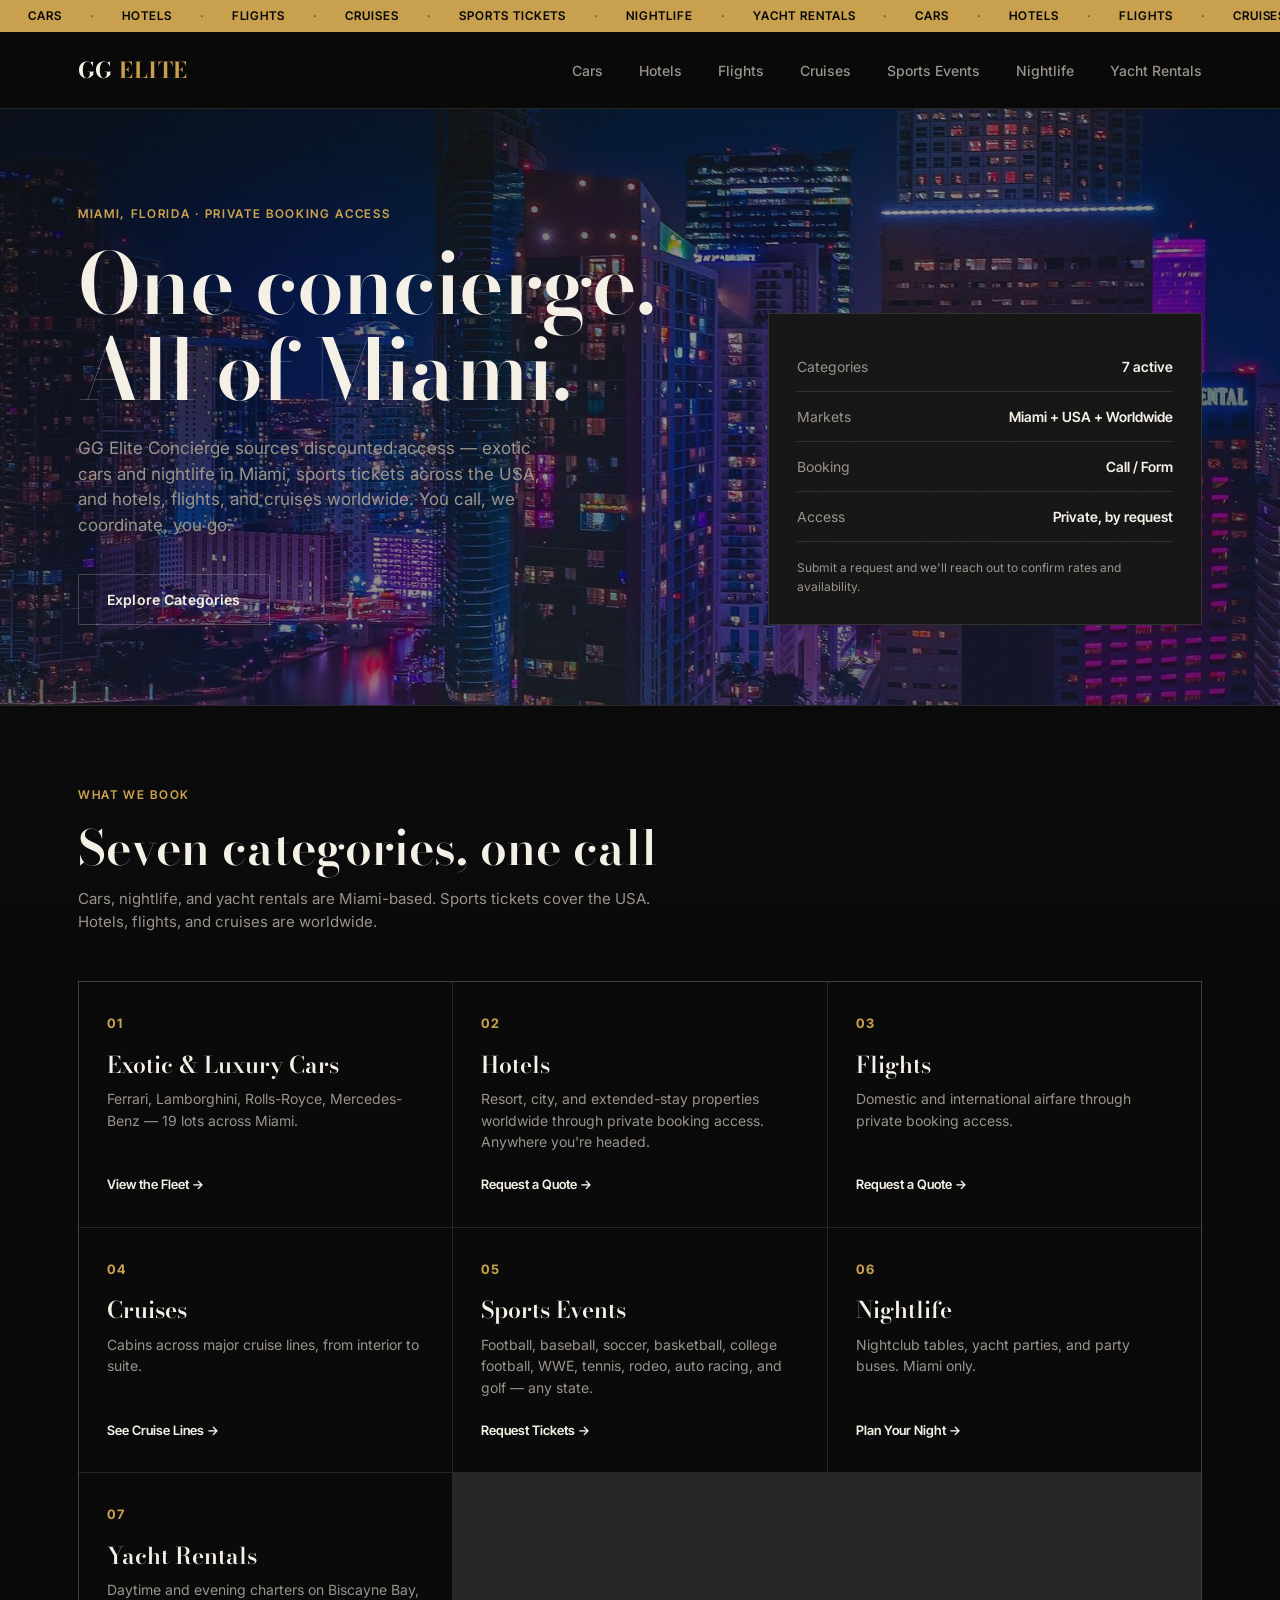
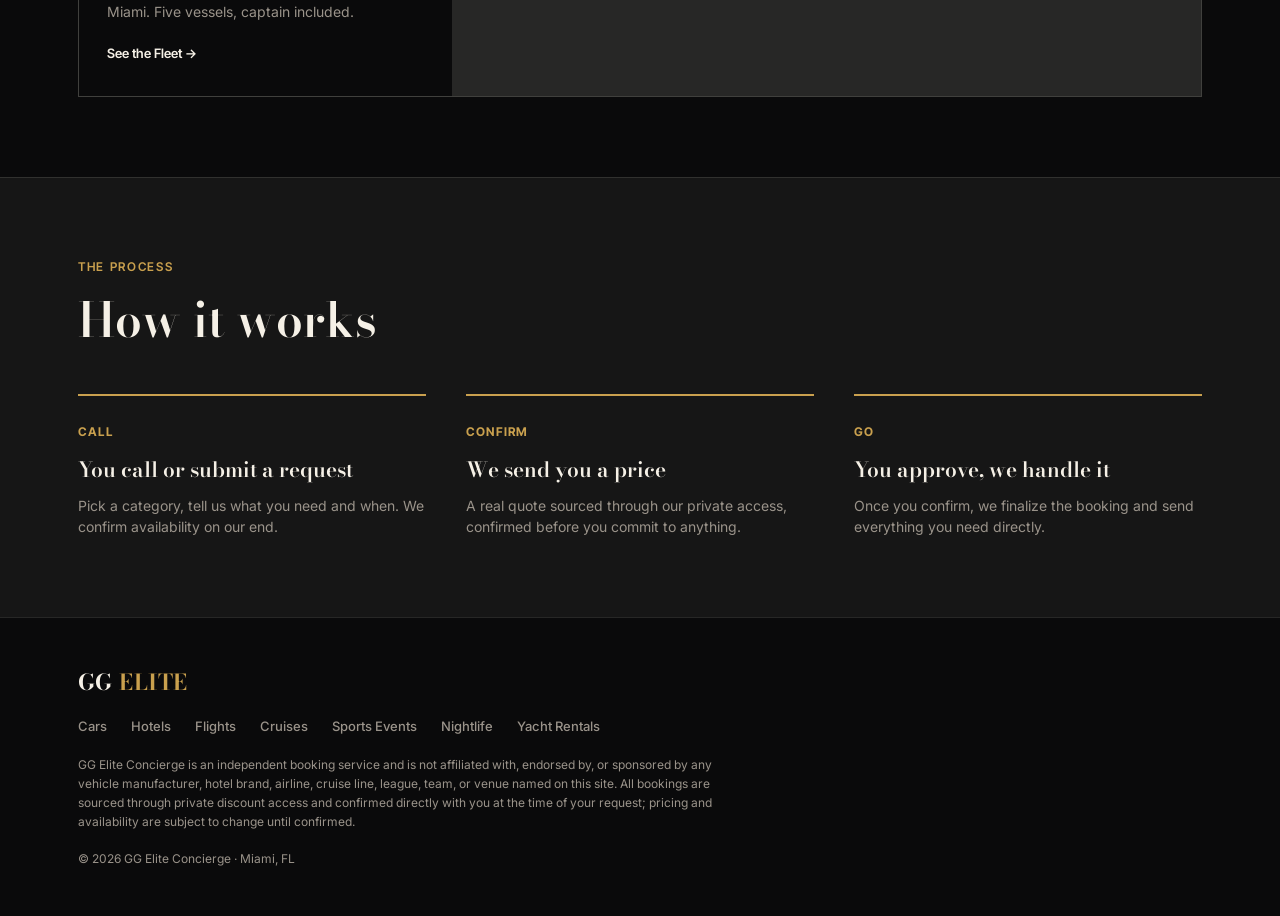
<file: index.html>
<!DOCTYPE html>
<html lang="en">
<head>
<meta charset="UTF-8">
<meta name="viewport" content="width=device-width, initial-scale=1.0">
<title>GG Elite Concierge — Miami Private Booking Access</title>
<meta name="description" content="GG Elite Concierge sources discounted access in Miami, Florida — exotic cars, hotels, flights, cruises, sports tickets, nightlife, and yacht rentals. Call or request a quote — we handle the rest.">
<link rel="preconnect" href="https://fonts.googleapis.com">
<link rel="preconnect" href="https://fonts.gstatic.com" crossorigin>
<link href="https://fonts.googleapis.com/css2?family=Bodoni+Moda:ital,opsz,wght@0,6..96,400..900;1,6..96,400..900&family=Inter:wght@400;500;600;700&family=Inter+Tight:wght@500;600;700&display=swap" rel="stylesheet">
<style>
/* ===========================================================
   GG ELITE CONCIERGE — design tokens
   Color: ink #0A0A0B, ivory #F5F0E6, brass #C9A04E, surface #1C1C1E, mute #8A8378
   Type:  display = Bodoni Moda, body/UI = Inter, data = Inter Tight
   =========================================================== */

:root {
  --ink: #0A0A0B;
  --ivory: #F5F0E6;
  --brass: #C9A04E;
  --brass-dim: #8A6F3D;
  --surface: #161616;
  --surface-2: #1F1F1E;
  --line: rgba(245, 240, 230, 0.12);
  --line-strong: rgba(245, 240, 230, 0.22);
  --mute: #9A938A;

  --display: 'Bodoni Moda', 'Times New Roman', serif;
  --body: 'Inter', system-ui, sans-serif;
  --data: 'Inter Tight', 'Inter', system-ui, sans-serif;

  --container: 1180px;
}

* { box-sizing: border-box; }
html { scroll-behavior: smooth; }

body {
  margin: 0;
  background: var(--ink);
  color: var(--ivory);
  font-family: var(--body);
  -webkit-font-smoothing: antialiased;
  line-height: 1.5;
}

a { color: inherit; text-decoration: none; }
ul, ol { margin: 0; padding: 0; }

.wrap {
  max-width: var(--container);
  margin: 0 auto;
  padding: 0 28px;
}

/* subtle film-grain overlay for texture, very low opacity */
.grain {
  position: fixed;
  inset: 0;
  pointer-events: none;
  z-index: 5;
  opacity: 0.035;
  background-image: url("data:image/svg+xml,%3Csvg xmlns='http://www.w3.org/2000/svg' width='160' height='160'%3E%3Cfilter id='n'%3E%3CfeTurbulence type='fractalNoise' baseFrequency='0.9' numOctaves='2' stitchTiles='stitch'/%3E%3C/filter%3E%3Crect width='100%25' height='100%25' filter='url(%23n)'/%3E%3C/svg%3E");
  mix-blend-mode: overlay;
}

:focus-visible {
  outline: 2px solid var(--brass);
  outline-offset: 3px;
}

@media (prefers-reduced-motion: reduce) {
  * { animation-duration: 0.001ms !important; animation-iteration-count: 1 !important; transition-duration: 0.001ms !important; }
}

/* ===== TICKER ===== */
.ticker-wrap {
  background: var(--brass);
  color: var(--ink);
  overflow: hidden;
  white-space: nowrap;
  position: relative;
  z-index: 20;
}
.ticker {
  display: inline-flex;
  gap: 28px;
  padding: 7px 0;
  font-family: var(--data);
  font-weight: 600;
  font-size: 12px;
  letter-spacing: 0.08em;
  text-transform: uppercase;
  animation: scrollTicker 32s linear infinite;
  padding-left: 28px;
}
.ticker .dot { opacity: 0.5; }
@keyframes scrollTicker {
  from { transform: translateX(0); }
  to { transform: translateX(-50%); }
}

/* ===== HEADER ===== */
.site-header {
  position: sticky;
  top: 0;
  z-index: 30;
  background: rgba(10, 10, 11, 0.85);
  backdrop-filter: blur(10px);
  border-bottom: 1px solid var(--line);
}
.header-inner {
  display: flex;
  align-items: center;
  justify-content: space-between;
  height: 76px;
}
.wordmark {
  font-family: var(--display);
  font-weight: 700;
  font-size: 22px;
  letter-spacing: 0.02em;
}
.wordmark span { color: var(--brass); }

.primary-nav {
  display: flex;
  gap: 36px;
  font-size: 14px;
  font-weight: 500;
}
.primary-nav a {
  color: var(--mute);
  transition: color 0.2s ease;
}
.primary-nav a:hover { color: var(--ivory); }
.primary-nav a.is-current { color: var(--brass); }

.header-call {
  border: 1px solid var(--brass-dim);
  color: var(--brass);
  font-size: 13px;
  font-weight: 600;
  padding: 9px 18px;
  border-radius: 2px;
  letter-spacing: 0.02em;
  transition: all 0.2s ease;
}
.header-call:hover { background: var(--brass); color: var(--ink); }

@media (max-width: 860px) {
  .primary-nav { display: none; }
}

/* ===== BUTTONS ===== */
.btn {
  display: inline-flex;
  align-items: center;
  justify-content: center;
  font-family: var(--body);
  font-weight: 600;
  font-size: 14px;
  letter-spacing: 0.01em;
  padding: 14px 28px;
  border-radius: 2px;
  border: 1px solid transparent;
  cursor: pointer;
  transition: all 0.2s ease;
}
.btn-primary { background: var(--brass); color: var(--ink); }
.btn-primary:hover { background: #DCB766; }
.btn-ghost { border-color: var(--line-strong); color: var(--ivory); }
.btn-ghost:hover { border-color: var(--brass); color: var(--brass); }
.btn-large { padding: 17px 32px; font-size: 15px; width: 100%; }
.btn-small { padding: 9px 16px; font-size: 12px; }

/* ===== HERO ===== */
.hero { padding: 96px 0 80px; }
.hero-compact { padding: 56px 0 64px; }
.hero-grid {
  display: grid;
  grid-template-columns: 1.3fr 0.9fr;
  gap: 64px;
  align-items: end;
}
.eyebrow {
  font-family: var(--data);
  font-size: 12px;
  font-weight: 600;
  letter-spacing: 0.14em;
  text-transform: uppercase;
  color: var(--brass);
  margin: 0 0 18px;
}
.hero-copy h1 {
  font-family: var(--display);
  font-size: clamp(48px, 7vw, 84px);
  line-height: 1.02;
  font-weight: 600;
  margin: 0 0 24px;
  letter-spacing: -0.01em;
}
.hero-sub {
  font-size: 17px;
  color: var(--mute);
  max-width: 480px;
  margin: 0 0 36px;
}
.hero-actions { display: flex; gap: 16px; flex-wrap: wrap; }

.hero-panel {
  background: var(--surface);
  border: 1px solid var(--line);
  padding: 28px;
}
.panel-row {
  display: flex;
  justify-content: space-between;
  padding: 14px 0;
  border-bottom: 1px solid var(--line);
  font-size: 14px;
}
.panel-row span { color: var(--mute); }
.panel-row strong { font-family: var(--data); font-weight: 600; }
.panel-row:last-of-type { border-bottom: none; }
.panel-foot {
  margin-top: 16px;
  font-size: 12px;
  color: var(--mute);
  line-height: 1.6;
}

@media (max-width: 860px) {
  .hero-grid { grid-template-columns: 1fr; }
}

/* ===== SECTION HEAD ===== */
.section-head { max-width: 620px; margin-bottom: 48px; }
.section-head h2 {
  font-family: var(--display);
  font-size: clamp(32px, 4.5vw, 48px);
  font-weight: 600;
  margin: 0 0 14px;
  line-height: 1.08;
}
.section-sub { color: var(--mute); font-size: 15px; margin: 0; }

/* ===== FLEET ===== */
.fleet { padding: 80px 0; border-top: 1px solid var(--line); }

.fleet-filter {
  display: flex;
  gap: 10px;
  margin-bottom: 36px;
  flex-wrap: wrap;
}
.filter-btn {
  font-family: var(--data);
  font-size: 12px;
  font-weight: 600;
  letter-spacing: 0.05em;
  text-transform: uppercase;
  background: transparent;
  border: 1px solid var(--line-strong);
  color: var(--mute);
  padding: 9px 16px;
  border-radius: 2px;
  cursor: pointer;
  transition: all 0.2s ease;
}
.filter-btn:hover { color: var(--ivory); border-color: var(--ivory); }
.filter-btn.is-active { background: var(--brass); border-color: var(--brass); color: var(--ink); }

.fleet-grid {
  display: grid;
  grid-template-columns: repeat(3, 1fr);
  gap: 1px;
  background: var(--line);
  border: 1px solid var(--line);
}

.lot-card {
  background: var(--ink);
  padding: 0;
  display: flex;
  flex-direction: column;
  min-height: 320px;
}

/* simple-card: used on theme-parks / cruises / events where there's no photo */
.simple-card { min-height: 0; }
.simple-card .lot-card-body { padding-top: 26px; }
.simple-card .lot-name { margin-top: 0; }

.lot-photo {
  position: relative;
  width: 100%;
  aspect-ratio: 16 / 10;
  overflow: hidden;
  background: var(--surface-2);
  border-bottom: 1px solid var(--line);
}
.lot-photo img {
  width: 100%;
  height: 100%;
  object-fit: cover;
  display: block;
  filter: saturate(0.92) contrast(1.04);
  transition: transform 0.5s ease, filter 0.5s ease;
}
.lot-card:hover .lot-photo img {
  transform: scale(1.04);
  filter: saturate(1) contrast(1.04);
}
.lot-photo-num {
  position: absolute;
  top: 12px;
  left: 12px;
  background: rgba(10, 10, 11, 0.78);
  border: 1px solid rgba(245, 240, 230, 0.25);
  color: var(--brass);
  font-family: var(--data);
  font-size: 11px;
  font-weight: 700;
  letter-spacing: 0.1em;
  padding: 5px 10px;
  backdrop-filter: blur(4px);
}
.lot-card-body {
  padding: 22px 26px 26px;
  display: flex;
  flex-direction: column;
  flex-grow: 1;
}
.lot-card-top {
  display: flex;
  justify-content: flex-end;
  margin-bottom: 10px;
}
.lot-num {
  font-family: var(--data);
  font-size: 12px;
  font-weight: 700;
  letter-spacing: 0.1em;
  color: var(--brass);
}
.lot-year {
  font-family: var(--data);
  font-size: 12px;
  color: var(--mute);
}
.lot-name {
  font-family: var(--display);
  font-size: 22px;
  font-weight: 600;
  margin: 0 0 4px;
  line-height: 1.15;
}
.lot-color {
  font-size: 13px;
  color: var(--mute);
  margin: 0 0 18px;
}
.lot-specs {
  display: flex;
  gap: 18px;
  margin: 0 0 16px;
  padding: 14px 0;
  border-top: 1px solid var(--line);
  border-bottom: 1px solid var(--line);
}
.lot-specs div { display: flex; flex-direction: column; gap: 3px; }
.lot-specs dt {
  font-family: var(--data);
  font-size: 10px;
  letter-spacing: 0.08em;
  text-transform: uppercase;
  color: var(--mute);
}
.lot-specs dd {
  margin: 0;
  font-family: var(--data);
  font-size: 13px;
  font-weight: 600;
}
.lot-note {
  font-size: 13px;
  color: var(--mute);
  flex-grow: 1;
  margin: 0 0 20px;
  line-height: 1.5;
}
.lot-foot {
  display: flex;
}
.lot-foot .btn { width: 100%; text-align: center; }

@media (max-width: 980px) {
  .fleet-grid { grid-template-columns: repeat(2, 1fr); }
}
@media (max-width: 640px) {
  .fleet-grid { grid-template-columns: 1fr; }
}

/* ===== CATEGORY GRID (homepage hub) ===== */
.category-grid {
  display: grid;
  grid-template-columns: repeat(3, 1fr);
  gap: 1px;
  background: var(--line);
  border: 1px solid var(--line);
}
.category-card {
  background: var(--ink);
  padding: 32px 28px;
  display: flex;
  flex-direction: column;
  transition: background 0.2s ease;
}
.category-card:hover { background: var(--surface); }
.category-eyebrow {
  font-family: var(--data);
  font-size: 13px;
  font-weight: 700;
  letter-spacing: 0.08em;
  color: var(--brass);
  margin-bottom: 18px;
}
.category-card h3 {
  font-family: var(--display);
  font-size: 23px;
  font-weight: 600;
  margin: 0 0 10px;
  line-height: 1.15;
}
.category-card p {
  font-size: 14px;
  color: var(--mute);
  margin: 0 0 22px;
  flex-grow: 1;
  line-height: 1.55;
}
.category-link {
  font-family: var(--data);
  font-size: 13px;
  font-weight: 600;
  color: var(--ivory);
  transition: color 0.2s ease;
}
.category-card:hover .category-link { color: var(--brass); }

@media (max-width: 980px) {
  .category-grid { grid-template-columns: repeat(2, 1fr); }
}
@media (max-width: 640px) {
  .category-grid { grid-template-columns: 1fr; }
}

/* ===== HOW IT WORKS ===== */
.how { padding: 80px 0; border-top: 1px solid var(--line); background: var(--surface); }
.how-steps {
  display: grid;
  grid-template-columns: repeat(3, 1fr);
  gap: 40px;
}
.how-step { border-top: 2px solid var(--brass); padding-top: 22px; }
.step-mark {
  font-family: var(--data);
  font-size: 12px;
  font-weight: 700;
  letter-spacing: 0.1em;
  text-transform: uppercase;
  color: var(--brass);
}
.how-step h3 {
  font-family: var(--display);
  font-size: 21px;
  font-weight: 600;
  margin: 12px 0 10px;
}
.how-step p { color: var(--mute); font-size: 14px; margin: 0; }

@media (max-width: 860px) {
  .how-steps { grid-template-columns: 1fr; gap: 28px; }
}

/* ===== EVENTS ===== */
.events { padding: 80px 0; border-top: 1px solid var(--line); }
.events-grid {
  display: grid;
  grid-template-columns: 1.2fr 0.8fr;
  gap: 56px;
  align-items: center;
}
.events-copy h2 {
  font-family: var(--display);
  font-size: clamp(28px, 4vw, 40px);
  font-weight: 600;
  margin: 0 0 18px;
  line-height: 1.1;
}
.events-copy p { color: var(--mute); font-size: 15px; max-width: 480px; margin: 0 0 28px; }

.events-card {
  background: var(--surface);
  border: 1px solid var(--line);
  padding: 28px;
}
.events-card-label {
  font-family: var(--data);
  font-size: 11px;
  letter-spacing: 0.08em;
  text-transform: uppercase;
  color: var(--brass);
  margin: 0 0 16px;
}
.events-row {
  display: flex;
  justify-content: space-between;
  font-size: 14px;
  padding: 12px 0;
  border-bottom: 1px solid var(--line);
}
.events-row:last-child { border-bottom: none; }
.events-row span:first-child { color: var(--mute); }
.events-row span:last-child { font-family: var(--data); font-weight: 600; text-align: right; }

@media (max-width: 860px) {
  .events-grid { grid-template-columns: 1fr; }
}

/* ===== BOOK ===== */
.book { padding: 80px 0; border-top: 1px solid var(--line); background: var(--surface); }
.book-grid {
  display: grid;
  grid-template-columns: 0.9fr 1.1fr;
  gap: 56px;
}
.book-panel {
  background: var(--ink);
  border: 1px solid var(--line);
  padding: 32px;
}
.book-or {
  text-align: center;
  color: var(--mute);
  font-size: 12px;
  letter-spacing: 0.1em;
  text-transform: uppercase;
  margin: 22px 0;
}
.field-row { margin-bottom: 18px; }
.field-row label {
  display: block;
  font-size: 12px;
  font-weight: 600;
  letter-spacing: 0.04em;
  text-transform: uppercase;
  color: var(--mute);
  margin-bottom: 8px;
}
.field-row input,
.field-row select,
.field-row textarea {
  width: 100%;
  background: var(--surface);
  border: 1px solid var(--line-strong);
  color: var(--ivory);
  padding: 12px 14px;
  font-family: var(--body);
  font-size: 14px;
  border-radius: 2px;
}
.field-row input:focus,
.field-row select:focus,
.field-row textarea:focus {
  outline: none;
  border-color: var(--brass);
}
.form-note {
  font-size: 12px;
  color: var(--mute);
  text-align: center;
  margin: 14px 0 0;
}
.form-note-success { color: var(--brass); }
.form-note-error { color: #D87C5A; }

@media (max-width: 860px) {
  .book-grid { grid-template-columns: 1fr; }
}

/* ===== FOOTER ===== */
.site-footer { padding: 48px 0; border-top: 1px solid var(--line); }
.footer-inner { display: flex; flex-direction: column; gap: 18px; }
.footer-nav {
  display: flex;
  flex-wrap: wrap;
  gap: 24px;
  font-size: 13px;
  font-weight: 500;
}
.footer-nav a { color: var(--mute); transition: color 0.2s ease; }
.footer-nav a:hover { color: var(--brass); }
.footer-disclosure {
  font-size: 12px;
  color: var(--mute);
  max-width: 640px;
  line-height: 1.6;
  margin: 0;
}
.footer-copy { font-size: 12px; color: var(--mute); margin: 0; }

/* ===== DATE PICKER STYLING ===== */
input[type="date"] {
  width: 100%;
  background: var(--surface);
  border: 1px solid var(--line-strong);
  color: var(--ivory);
  padding: 12px 14px;
  font-family: var(--body);
  font-size: 14px;
  border-radius: 2px;
  cursor: pointer;
}
input[type="date"]:focus {
  outline: none;
  border-color: var(--brass);
}
input[type="date"]::-webkit-calendar-picker-indicator {
  filter: invert(0.8) sepia(1) saturate(2) hue-rotate(10deg);
  cursor: pointer;
  opacity: 0.8;
}
input[type="date"]::-webkit-calendar-picker-indicator:hover {
  opacity: 1;
}

/* ===========================================================
   GG ELITE — PHOTO HERO BACKGROUNDS
   Real photos per page, dark overlay keeps text readable.
   Photos referenced from root of repo.
   =========================================================== */

.hero {
  position: relative;
  overflow: hidden;
  min-height: 520px;
}

/* Photo layer */
.hero::before {
  content: '';
  position: absolute;
  inset: 0;
  z-index: 0;
  background-size: cover;
  background-position: center;
  background-repeat: no-repeat;
  transform: scale(1.03);
  transition: transform 8s ease;
}

.hero:hover::before {
  transform: scale(1.0);
}

/* Dark overlay — keeps all text readable over any photo */
.hero::after {
  content: '';
  position: absolute;
  inset: 0;
  z-index: 1;
  pointer-events: none;
  background: linear-gradient(
    135deg,
    rgba(10,10,11,0.72) 0%,
    rgba(10,10,11,0.42) 50%,
    rgba(10,10,11,0.60) 100%
  );
}

/* Hero content above overlay */
.hero .wrap { position: relative; z-index: 2; }

/* ── HOMEPAGE — Miami skyline purple night ── */
body.scene-home .hero::before {
  background-image: url('bg-home.jpg');
  background-position: center center;
}

/* ── CARS — city light trails night road ── */
body.scene-cars .hero::before {
  background-image: url('bg-cars.jpg');
  background-position: center 40%;
}

/* ── FLIGHTS — airplane window sunset ── */
body.scene-flights .hero::before {
  background-image: url('bg-flights.jpg');
  background-position: center center;
}

/* ── CRUISES — cruise ship orange sunset ── */
body.scene-cruises .hero::before {
  background-image: url('bg-cruises.jpg');
  background-position: center center;
}

/* ── SPORTS — stadium night lights ── */
body.scene-sports .hero::before {
  background-image: url('bg-sports.jpg');
  background-position: center 30%;
}

/* ── HOTELS — luxury hotel towers at night ── */
body.scene-hotels .hero::before {
  background-image: url('bg-hotels.jpg');
  background-position: center center;
}

/* ── NIGHTLIFE — South Beach night scene ── */
body.scene-nightlife .hero::before {
  background-image: url('bg-nightlife.jpg');
  background-position: center center;
}

/* ── YACHTS — Miami marina sunset ── */
body.scene-yachts .hero::before {
  background-image: url('bg-yachts.jpg');
  background-position: center 60%;
}

/* Respect reduced motion */
@media (prefers-reduced-motion: reduce) {
  .hero::before { transform: none !important; transition: none !important; }
}

</style>
</head>
<body class="scene-home">

<div class="grain"></div>

<div class="ticker-wrap" aria-hidden="true">
  <div class="ticker">
    <span>CARS</span><span class="dot">·</span>
    <span>HOTELS</span><span class="dot">·</span>
    <span>FLIGHTS</span><span class="dot">·</span>
    <span>CRUISES</span><span class="dot">·</span>
    <span>SPORTS TICKETS</span><span class="dot">·</span>
    <span>NIGHTLIFE</span><span class="dot">·</span>
    <span>YACHT RENTALS</span><span class="dot">·</span>
    <span>CARS</span><span class="dot">·</span>
    <span>HOTELS</span><span class="dot">·</span>
    <span>FLIGHTS</span><span class="dot">·</span>
    <span>CRUISES</span><span class="dot">·</span>
    <span>SPORTS TICKETS</span><span class="dot">·</span>
    <span>NIGHTLIFE</span><span class="dot">·</span>
    <span>YACHT RENTALS</span>
  </div>
</div>

<header class="site-header">
  <div class="wrap header-inner">
    <a href="index.html" class="wordmark">GG <span>ELITE</span></a>
    <nav class="primary-nav">
      <a href="cars.html">Cars</a>
      <a href="hotels.html">Hotels</a>
      <a href="flights.html">Flights</a>
      <a href="cruises.html">Cruises</a>
      <a href="events.html">Sports Events</a>
      <a href="nightlife.html">Nightlife</a>
      <a href="yachts.html">Yacht Rentals</a>
    </nav>
  </div>
</header>

<section class="hero">
  <div class="wrap hero-grid">
    <div class="hero-copy">
      <p class="eyebrow">Miami, Florida · Private Booking Access</p>
      <h1>One concierge.<br>All of Miami.</h1>
      <p class="hero-sub">GG Elite Concierge sources discounted access — exotic cars and nightlife in Miami, sports tickets across the USA, and hotels, flights, and cruises worldwide. You call, we coordinate, you go.</p>
      <div class="hero-actions">
        <a href="#categories" class="btn btn-ghost">Explore Categories</a>
      </div>
    </div>
    <div class="hero-panel">
      <div class="panel-row"><span>Categories</span><strong>7 active</strong></div>
      <div class="panel-row"><span>Markets</span><strong>Miami + USA + Worldwide</strong></div>
      <div class="panel-row"><span>Booking</span><strong>Call / Form</strong></div>
      <div class="panel-row"><span>Access</span><strong>Private, by request</strong></div>
      <div class="panel-foot">Submit a request and we'll reach out to confirm rates and availability.</div>
    </div>
  </div>
</section>

<section class="fleet" id="categories">
  <div class="wrap">
    <div class="section-head">
      <p class="eyebrow">What We Book</p>
      <h2>Seven categories, one call</h2>
      <p class="section-sub">Cars, nightlife, and yacht rentals are Miami-based. Sports tickets cover the USA. Hotels, flights, and cruises are worldwide.</p>
    </div>

    <div class="category-grid">
      <a href="cars.html" class="category-card">
        <span class="category-eyebrow">01</span>
        <h3>Exotic &amp; Luxury Cars</h3>
        <p>Ferrari, Lamborghini, Rolls-Royce, Mercedes-Benz — 19 lots across Miami.</p>
        <span class="category-link">View the Fleet →</span>
      </a>
      <a href="hotels.html" class="category-card">
        <span class="category-eyebrow">02</span>
        <h3>Hotels</h3>
        <p>Resort, city, and extended-stay properties worldwide through private booking access. Anywhere you're headed.</p>
        <span class="category-link">Request a Quote →</span>
      </a>
      <a href="flights.html" class="category-card">
        <span class="category-eyebrow">03</span>
        <h3>Flights</h3>
        <p>Domestic and international airfare through private booking access.</p>
        <span class="category-link">Request a Quote →</span>
      </a>
      <a href="cruises.html" class="category-card">
        <span class="category-eyebrow">04</span>
        <h3>Cruises</h3>
        <p>Cabins across major cruise lines, from interior to suite.</p>
        <span class="category-link">See Cruise Lines →</span>
      </a>
      <a href="events.html" class="category-card">
        <span class="category-eyebrow">05</span>
        <h3>Sports Events</h3>
        <p>Football, baseball, soccer, basketball, college football, WWE, tennis, rodeo, auto racing, and golf — any state.</p>
        <span class="category-link">Request Tickets →</span>
      </a>
      <a href="nightlife.html" class="category-card">
        <span class="category-eyebrow">06</span>
        <h3>Nightlife</h3>
        <p>Nightclub tables, yacht parties, and party buses. Miami only.</p>
        <span class="category-link">Plan Your Night →</span>
      </a>
      <a href="yachts.html" class="category-card">
        <span class="category-eyebrow">07</span>
        <h3>Yacht Rentals</h3>
        <p>Daytime and evening charters on Biscayne Bay, Miami. Five vessels, captain included.</p>
        <span class="category-link">See the Fleet →</span>
      </a>
    </div>
  </div>
</section>

<section class="how" id="how">
  <div class="wrap how-grid">
    <div class="section-head">
      <p class="eyebrow">The Process</p>
      <h2>How it works</h2>
    </div>
    <div class="how-steps">
      <div class="how-step">
        <span class="step-mark">Call</span>
        <h3>You call or submit a request</h3>
        <p>Pick a category, tell us what you need and when. We confirm availability on our end.</p>
      </div>
      <div class="how-step">
        <span class="step-mark">Confirm</span>
        <h3>We send you a price</h3>
        <p>A real quote sourced through our private access, confirmed before you commit to anything.</p>
      </div>
      <div class="how-step">
        <span class="step-mark">Go</span>
        <h3>You approve, we handle it</h3>
        <p>Once you confirm, we finalize the booking and send everything you need directly.</p>
      </div>
    </div>
  </div>
</section>

<footer class="site-footer">
  <div class="wrap footer-inner">
    <div class="wordmark">GG <span>ELITE</span></div>
    <nav class="footer-nav">
      <a href="cars.html">Cars</a>
      <a href="hotels.html">Hotels</a>
      <a href="flights.html">Flights</a>
      <a href="cruises.html">Cruises</a>
      <a href="events.html">Sports Events</a>
      <a href="nightlife.html">Nightlife</a>
      <a href="yachts.html">Yacht Rentals</a>
    </nav>
    <p class="footer-disclosure">GG Elite Concierge is an independent booking service and is not affiliated with, endorsed by, or sponsored by any vehicle manufacturer, hotel brand, airline, cruise line, league, team, or venue named on this site. All bookings are sourced through private discount access and confirmed directly with you at the time of your request; pricing and availability are subject to change until confirmed.</p>
    <p class="footer-copy">© 2026 GG Elite Concierge · Miami, FL</p>
  </div>
</footer>

</body>
</html>
</file>
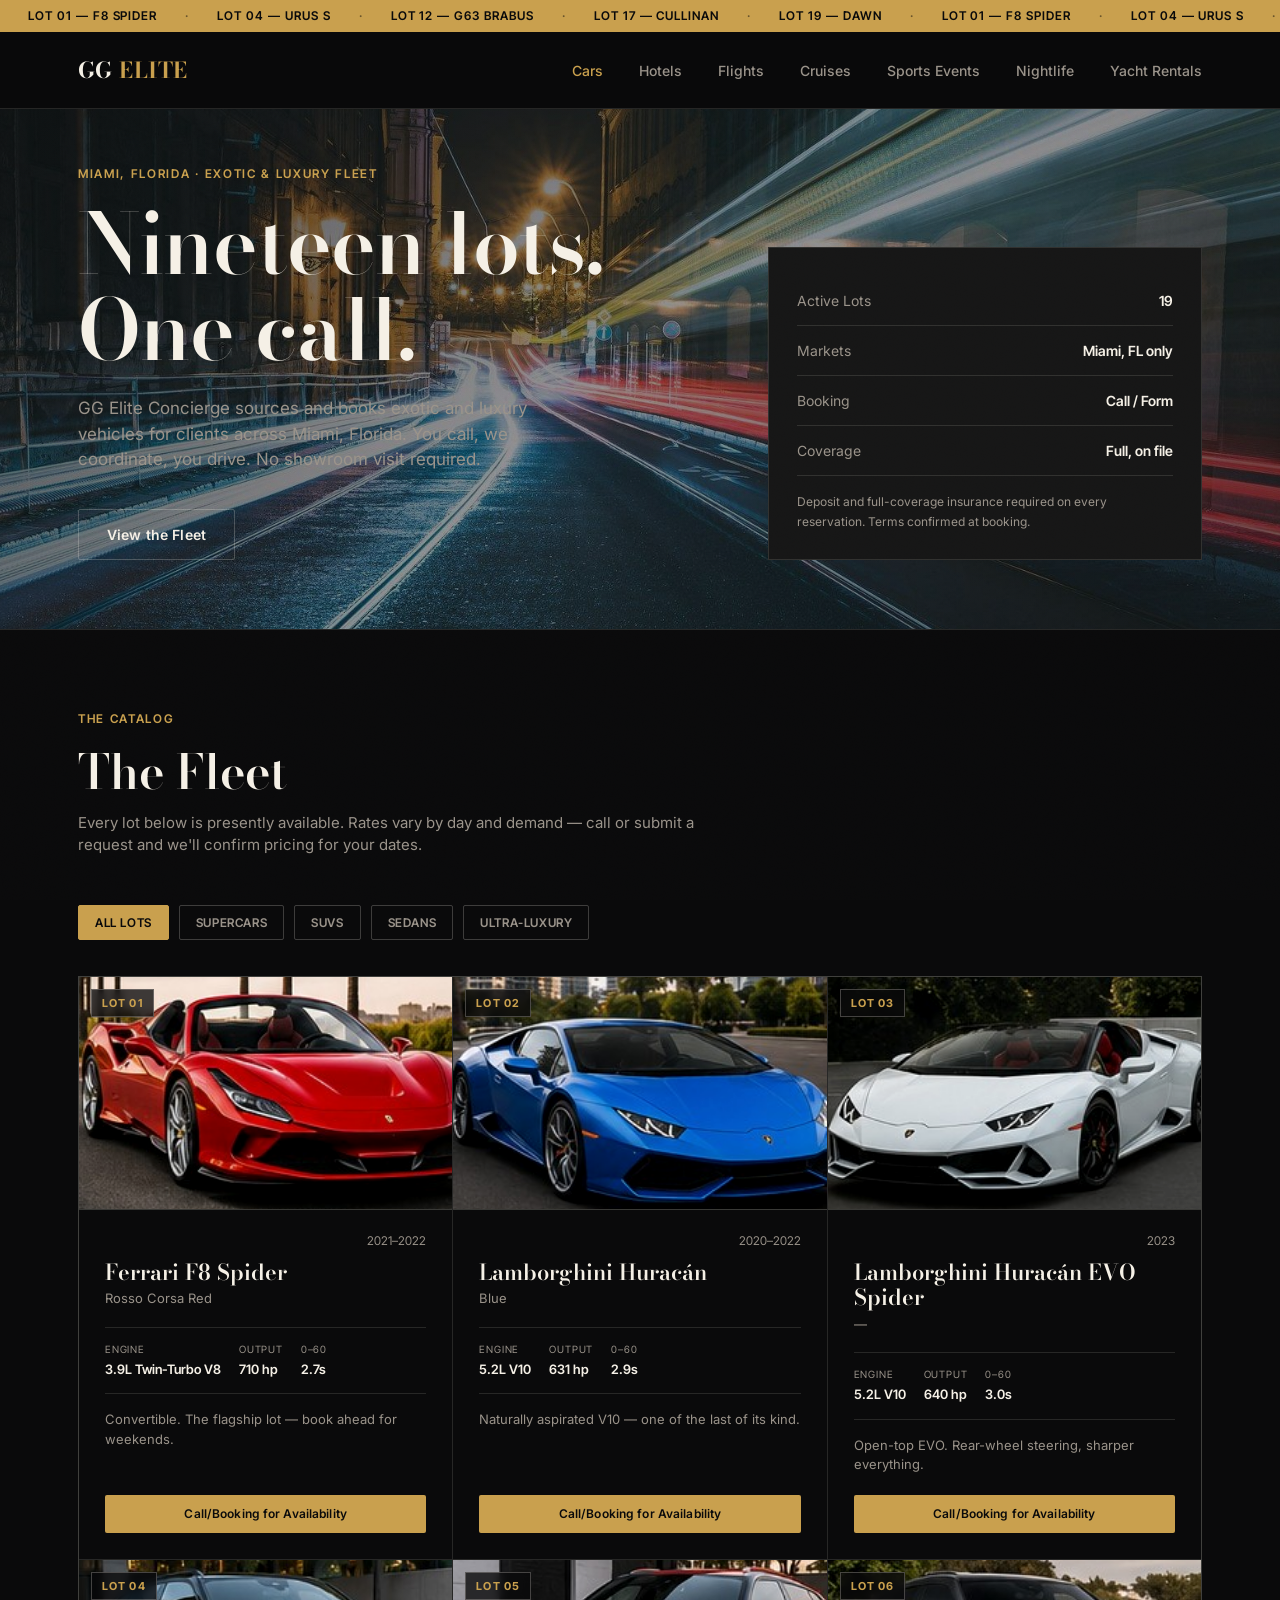
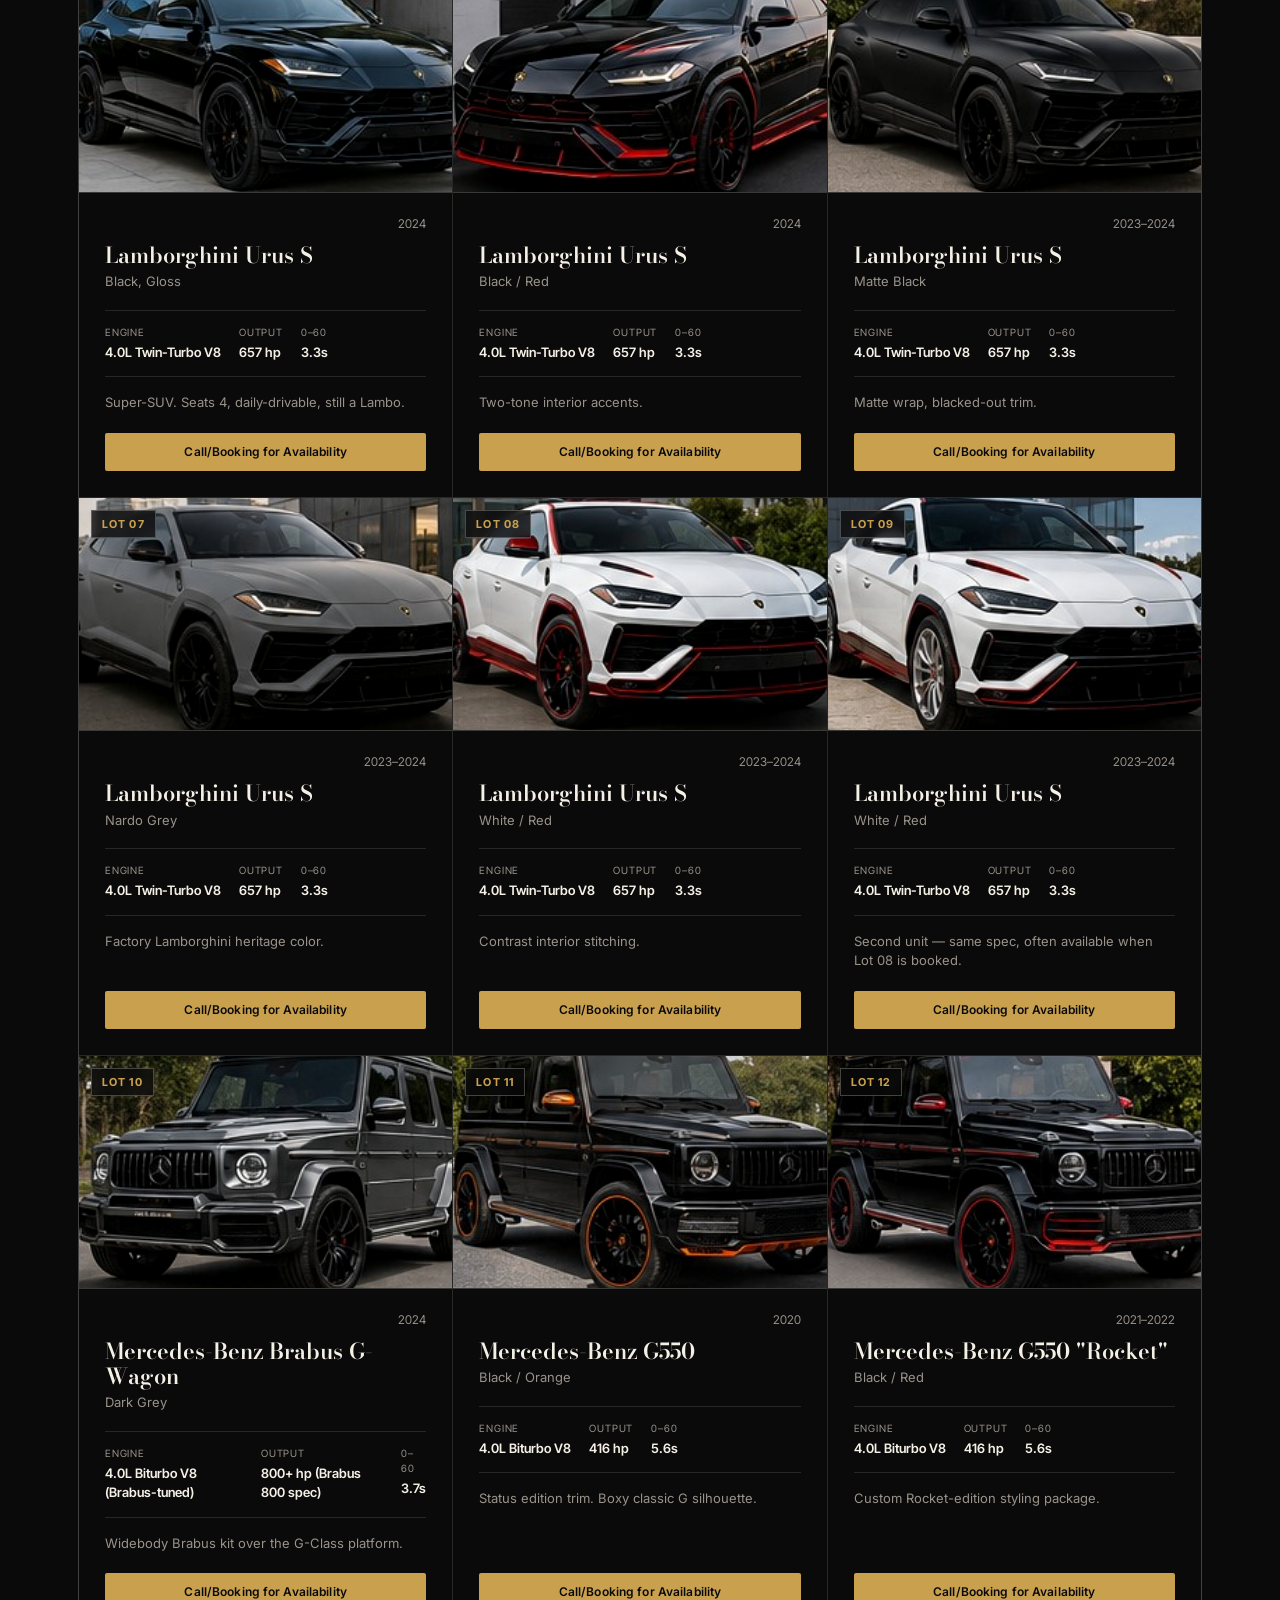
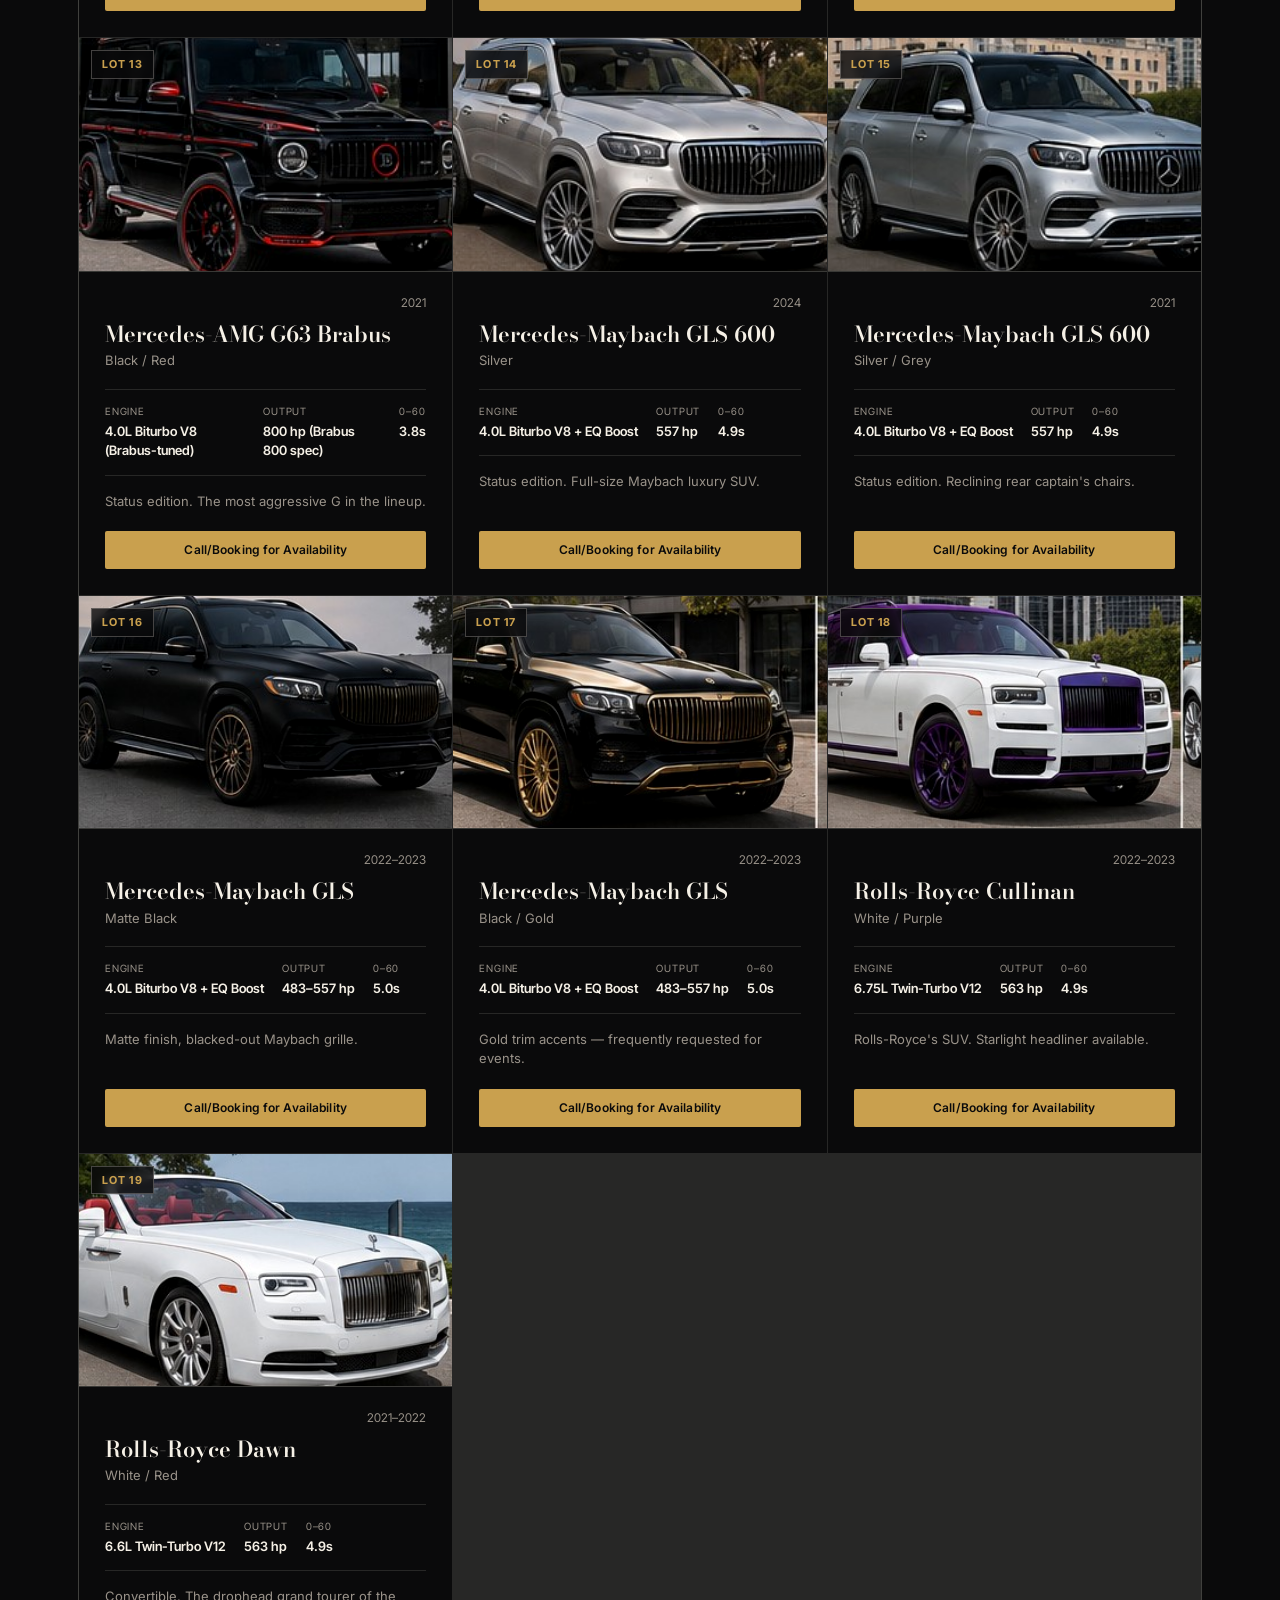
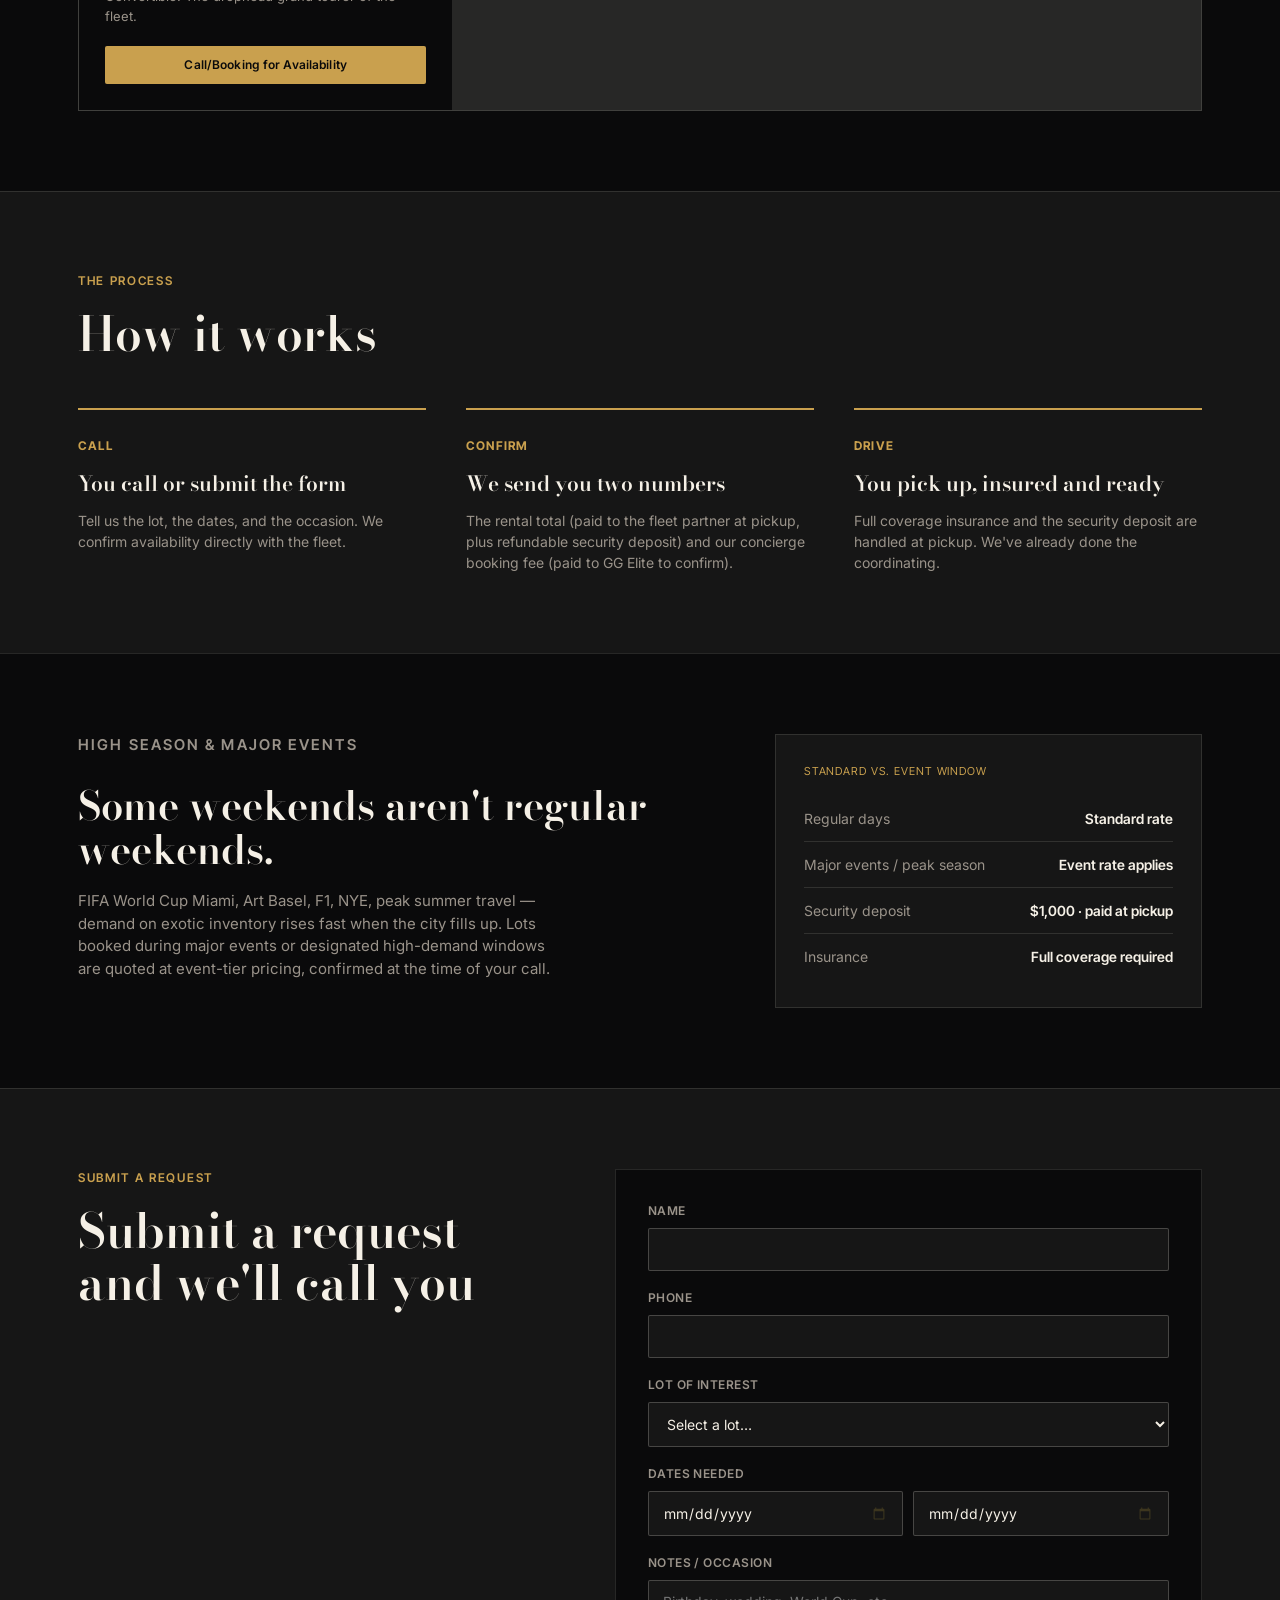
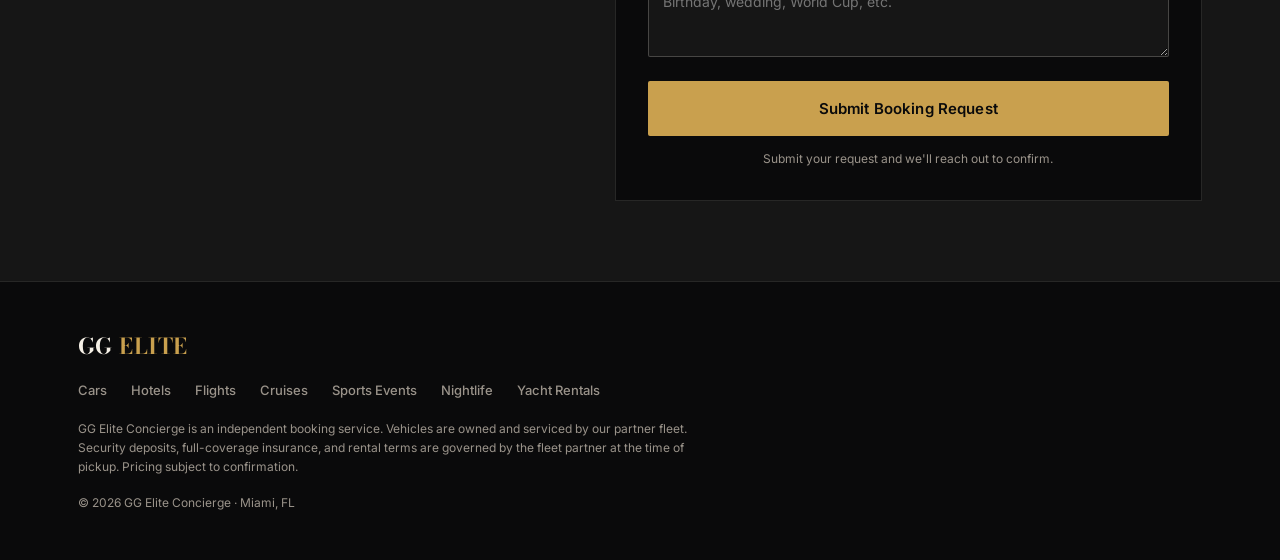
<file: cars.html>
<!DOCTYPE html>
<html lang="en">
<head>
<meta charset="UTF-8">
<meta name="viewport" content="width=device-width, initial-scale=1.0">
<title>GG Elite Concierge — Exotic Car Fleet, Miami</title>
<meta name="description" content="Private exotic car concierge serving Miami, Florida. Ferrari, Lamborghini, Rolls-Royce, Mercedes-Benz. Call or book — we coordinate everything.">
<link rel="preconnect" href="https://fonts.googleapis.com">
<link rel="preconnect" href="https://fonts.gstatic.com" crossorigin>
<link href="https://fonts.googleapis.com/css2?family=Bodoni+Moda:ital,opsz,wght@0,6..96,400..900;1,6..96,400..900&family=Inter:wght@400;500;600;700&family=Inter+Tight:wght@500;600;700&display=swap" rel="stylesheet">
<style>
/* ===========================================================
   GG ELITE CONCIERGE — design tokens
   Color: ink #0A0A0B, ivory #F5F0E6, brass #C9A04E, surface #1C1C1E, mute #8A8378
   Type:  display = Bodoni Moda, body/UI = Inter, data = Inter Tight
   =========================================================== */

:root {
  --ink: #0A0A0B;
  --ivory: #F5F0E6;
  --brass: #C9A04E;
  --brass-dim: #8A6F3D;
  --surface: #161616;
  --surface-2: #1F1F1E;
  --line: rgba(245, 240, 230, 0.12);
  --line-strong: rgba(245, 240, 230, 0.22);
  --mute: #9A938A;

  --display: 'Bodoni Moda', 'Times New Roman', serif;
  --body: 'Inter', system-ui, sans-serif;
  --data: 'Inter Tight', 'Inter', system-ui, sans-serif;

  --container: 1180px;
}

* { box-sizing: border-box; }
html { scroll-behavior: smooth; }

body {
  margin: 0;
  background: var(--ink);
  color: var(--ivory);
  font-family: var(--body);
  -webkit-font-smoothing: antialiased;
  line-height: 1.5;
}

a { color: inherit; text-decoration: none; }
ul, ol { margin: 0; padding: 0; }

.wrap {
  max-width: var(--container);
  margin: 0 auto;
  padding: 0 28px;
}

/* subtle film-grain overlay for texture, very low opacity */
.grain {
  position: fixed;
  inset: 0;
  pointer-events: none;
  z-index: 5;
  opacity: 0.035;
  background-image: url("data:image/svg+xml,%3Csvg xmlns='http://www.w3.org/2000/svg' width='160' height='160'%3E%3Cfilter id='n'%3E%3CfeTurbulence type='fractalNoise' baseFrequency='0.9' numOctaves='2' stitchTiles='stitch'/%3E%3C/filter%3E%3Crect width='100%25' height='100%25' filter='url(%23n)'/%3E%3C/svg%3E");
  mix-blend-mode: overlay;
}

:focus-visible {
  outline: 2px solid var(--brass);
  outline-offset: 3px;
}

@media (prefers-reduced-motion: reduce) {
  * { animation-duration: 0.001ms !important; animation-iteration-count: 1 !important; transition-duration: 0.001ms !important; }
}

/* ===== TICKER ===== */
.ticker-wrap {
  background: var(--brass);
  color: var(--ink);
  overflow: hidden;
  white-space: nowrap;
  position: relative;
  z-index: 20;
}
.ticker {
  display: inline-flex;
  gap: 28px;
  padding: 7px 0;
  font-family: var(--data);
  font-weight: 600;
  font-size: 12px;
  letter-spacing: 0.08em;
  text-transform: uppercase;
  animation: scrollTicker 32s linear infinite;
  padding-left: 28px;
}
.ticker .dot { opacity: 0.5; }
@keyframes scrollTicker {
  from { transform: translateX(0); }
  to { transform: translateX(-50%); }
}

/* ===== HEADER ===== */
.site-header {
  position: sticky;
  top: 0;
  z-index: 30;
  background: rgba(10, 10, 11, 0.85);
  backdrop-filter: blur(10px);
  border-bottom: 1px solid var(--line);
}
.header-inner {
  display: flex;
  align-items: center;
  justify-content: space-between;
  height: 76px;
}
.wordmark {
  font-family: var(--display);
  font-weight: 700;
  font-size: 22px;
  letter-spacing: 0.02em;
}
.wordmark span { color: var(--brass); }

.primary-nav {
  display: flex;
  gap: 36px;
  font-size: 14px;
  font-weight: 500;
}
.primary-nav a {
  color: var(--mute);
  transition: color 0.2s ease;
}
.primary-nav a:hover { color: var(--ivory); }
.primary-nav a.is-current { color: var(--brass); }

.header-call {
  border: 1px solid var(--brass-dim);
  color: var(--brass);
  font-size: 13px;
  font-weight: 600;
  padding: 9px 18px;
  border-radius: 2px;
  letter-spacing: 0.02em;
  transition: all 0.2s ease;
}
.header-call:hover { background: var(--brass); color: var(--ink); }

@media (max-width: 860px) {
  .primary-nav { display: none; }
}

/* ===== BUTTONS ===== */
.btn {
  display: inline-flex;
  align-items: center;
  justify-content: center;
  font-family: var(--body);
  font-weight: 600;
  font-size: 14px;
  letter-spacing: 0.01em;
  padding: 14px 28px;
  border-radius: 2px;
  border: 1px solid transparent;
  cursor: pointer;
  transition: all 0.2s ease;
}
.btn-primary { background: var(--brass); color: var(--ink); }
.btn-primary:hover { background: #DCB766; }
.btn-ghost { border-color: var(--line-strong); color: var(--ivory); }
.btn-ghost:hover { border-color: var(--brass); color: var(--brass); }
.btn-large { padding: 17px 32px; font-size: 15px; width: 100%; }
.btn-small { padding: 9px 16px; font-size: 12px; }

/* ===== HERO ===== */
.hero { padding: 96px 0 80px; }
.hero-compact { padding: 56px 0 64px; }
.hero-grid {
  display: grid;
  grid-template-columns: 1.3fr 0.9fr;
  gap: 64px;
  align-items: end;
}
.eyebrow {
  font-family: var(--data);
  font-size: 12px;
  font-weight: 600;
  letter-spacing: 0.14em;
  text-transform: uppercase;
  color: var(--brass);
  margin: 0 0 18px;
}
.hero-copy h1 {
  font-family: var(--display);
  font-size: clamp(48px, 7vw, 84px);
  line-height: 1.02;
  font-weight: 600;
  margin: 0 0 24px;
  letter-spacing: -0.01em;
}
.hero-sub {
  font-size: 17px;
  color: var(--mute);
  max-width: 480px;
  margin: 0 0 36px;
}
.hero-actions { display: flex; gap: 16px; flex-wrap: wrap; }

.hero-panel {
  background: var(--surface);
  border: 1px solid var(--line);
  padding: 28px;
}
.panel-row {
  display: flex;
  justify-content: space-between;
  padding: 14px 0;
  border-bottom: 1px solid var(--line);
  font-size: 14px;
}
.panel-row span { color: var(--mute); }
.panel-row strong { font-family: var(--data); font-weight: 600; }
.panel-row:last-of-type { border-bottom: none; }
.panel-foot {
  margin-top: 16px;
  font-size: 12px;
  color: var(--mute);
  line-height: 1.6;
}

@media (max-width: 860px) {
  .hero-grid { grid-template-columns: 1fr; }
}

/* ===== SECTION HEAD ===== */
.section-head { max-width: 620px; margin-bottom: 48px; }
.section-head h2 {
  font-family: var(--display);
  font-size: clamp(32px, 4.5vw, 48px);
  font-weight: 600;
  margin: 0 0 14px;
  line-height: 1.08;
}
.section-sub { color: var(--mute); font-size: 15px; margin: 0; }

/* ===== FLEET ===== */
.fleet { padding: 80px 0; border-top: 1px solid var(--line); }

.fleet-filter {
  display: flex;
  gap: 10px;
  margin-bottom: 36px;
  flex-wrap: wrap;
}
.filter-btn {
  font-family: var(--data);
  font-size: 12px;
  font-weight: 600;
  letter-spacing: 0.05em;
  text-transform: uppercase;
  background: transparent;
  border: 1px solid var(--line-strong);
  color: var(--mute);
  padding: 9px 16px;
  border-radius: 2px;
  cursor: pointer;
  transition: all 0.2s ease;
}
.filter-btn:hover { color: var(--ivory); border-color: var(--ivory); }
.filter-btn.is-active { background: var(--brass); border-color: var(--brass); color: var(--ink); }

.fleet-grid {
  display: grid;
  grid-template-columns: repeat(3, 1fr);
  gap: 1px;
  background: var(--line);
  border: 1px solid var(--line);
}

.lot-card {
  background: var(--ink);
  padding: 0;
  display: flex;
  flex-direction: column;
  min-height: 320px;
}

/* simple-card: used on theme-parks / cruises / events where there's no photo */
.simple-card { min-height: 0; }
.simple-card .lot-card-body { padding-top: 26px; }
.simple-card .lot-name { margin-top: 0; }

.lot-photo {
  position: relative;
  width: 100%;
  aspect-ratio: 16 / 10;
  overflow: hidden;
  background: var(--surface-2);
  border-bottom: 1px solid var(--line);
}
.lot-photo img {
  width: 100%;
  height: 100%;
  object-fit: cover;
  display: block;
  filter: saturate(0.92) contrast(1.04);
  transition: transform 0.5s ease, filter 0.5s ease;
}
.lot-card:hover .lot-photo img {
  transform: scale(1.04);
  filter: saturate(1) contrast(1.04);
}
.lot-photo-num {
  position: absolute;
  top: 12px;
  left: 12px;
  background: rgba(10, 10, 11, 0.78);
  border: 1px solid rgba(245, 240, 230, 0.25);
  color: var(--brass);
  font-family: var(--data);
  font-size: 11px;
  font-weight: 700;
  letter-spacing: 0.1em;
  padding: 5px 10px;
  backdrop-filter: blur(4px);
}
.lot-card-body {
  padding: 22px 26px 26px;
  display: flex;
  flex-direction: column;
  flex-grow: 1;
}
.lot-card-top {
  display: flex;
  justify-content: flex-end;
  margin-bottom: 10px;
}
.lot-num {
  font-family: var(--data);
  font-size: 12px;
  font-weight: 700;
  letter-spacing: 0.1em;
  color: var(--brass);
}
.lot-year {
  font-family: var(--data);
  font-size: 12px;
  color: var(--mute);
}
.lot-name {
  font-family: var(--display);
  font-size: 22px;
  font-weight: 600;
  margin: 0 0 4px;
  line-height: 1.15;
}
.lot-color {
  font-size: 13px;
  color: var(--mute);
  margin: 0 0 18px;
}
.lot-specs {
  display: flex;
  gap: 18px;
  margin: 0 0 16px;
  padding: 14px 0;
  border-top: 1px solid var(--line);
  border-bottom: 1px solid var(--line);
}
.lot-specs div { display: flex; flex-direction: column; gap: 3px; }
.lot-specs dt {
  font-family: var(--data);
  font-size: 10px;
  letter-spacing: 0.08em;
  text-transform: uppercase;
  color: var(--mute);
}
.lot-specs dd {
  margin: 0;
  font-family: var(--data);
  font-size: 13px;
  font-weight: 600;
}
.lot-note {
  font-size: 13px;
  color: var(--mute);
  flex-grow: 1;
  margin: 0 0 20px;
  line-height: 1.5;
}
.lot-foot {
  display: flex;
}
.lot-foot .btn { width: 100%; text-align: center; }

@media (max-width: 980px) {
  .fleet-grid { grid-template-columns: repeat(2, 1fr); }
}
@media (max-width: 640px) {
  .fleet-grid { grid-template-columns: 1fr; }
}

/* ===== CATEGORY GRID (homepage hub) ===== */
.category-grid {
  display: grid;
  grid-template-columns: repeat(3, 1fr);
  gap: 1px;
  background: var(--line);
  border: 1px solid var(--line);
}
.category-card {
  background: var(--ink);
  padding: 32px 28px;
  display: flex;
  flex-direction: column;
  transition: background 0.2s ease;
}
.category-card:hover { background: var(--surface); }
.category-eyebrow {
  font-family: var(--data);
  font-size: 13px;
  font-weight: 700;
  letter-spacing: 0.08em;
  color: var(--brass);
  margin-bottom: 18px;
}
.category-card h3 {
  font-family: var(--display);
  font-size: 23px;
  font-weight: 600;
  margin: 0 0 10px;
  line-height: 1.15;
}
.category-card p {
  font-size: 14px;
  color: var(--mute);
  margin: 0 0 22px;
  flex-grow: 1;
  line-height: 1.55;
}
.category-link {
  font-family: var(--data);
  font-size: 13px;
  font-weight: 600;
  color: var(--ivory);
  transition: color 0.2s ease;
}
.category-card:hover .category-link { color: var(--brass); }

@media (max-width: 980px) {
  .category-grid { grid-template-columns: repeat(2, 1fr); }
}
@media (max-width: 640px) {
  .category-grid { grid-template-columns: 1fr; }
}

/* ===== HOW IT WORKS ===== */
.how { padding: 80px 0; border-top: 1px solid var(--line); background: var(--surface); }
.how-steps {
  display: grid;
  grid-template-columns: repeat(3, 1fr);
  gap: 40px;
}
.how-step { border-top: 2px solid var(--brass); padding-top: 22px; }
.step-mark {
  font-family: var(--data);
  font-size: 12px;
  font-weight: 700;
  letter-spacing: 0.1em;
  text-transform: uppercase;
  color: var(--brass);
}
.how-step h3 {
  font-family: var(--display);
  font-size: 21px;
  font-weight: 600;
  margin: 12px 0 10px;
}
.how-step p { color: var(--mute); font-size: 14px; margin: 0; }

@media (max-width: 860px) {
  .how-steps { grid-template-columns: 1fr; gap: 28px; }
}

/* ===== EVENTS ===== */
.events { padding: 80px 0; border-top: 1px solid var(--line); }
.events-grid {
  display: grid;
  grid-template-columns: 1.2fr 0.8fr;
  gap: 56px;
  align-items: center;
}
.events-copy h2 {
  font-family: var(--display);
  font-size: clamp(28px, 4vw, 40px);
  font-weight: 600;
  margin: 0 0 18px;
  line-height: 1.1;
}
.events-copy p { color: var(--mute); font-size: 15px; max-width: 480px; margin: 0 0 28px; }

.events-card {
  background: var(--surface);
  border: 1px solid var(--line);
  padding: 28px;
}
.events-card-label {
  font-family: var(--data);
  font-size: 11px;
  letter-spacing: 0.08em;
  text-transform: uppercase;
  color: var(--brass);
  margin: 0 0 16px;
}
.events-row {
  display: flex;
  justify-content: space-between;
  font-size: 14px;
  padding: 12px 0;
  border-bottom: 1px solid var(--line);
}
.events-row:last-child { border-bottom: none; }
.events-row span:first-child { color: var(--mute); }
.events-row span:last-child { font-family: var(--data); font-weight: 600; text-align: right; }

@media (max-width: 860px) {
  .events-grid { grid-template-columns: 1fr; }
}

/* ===== BOOK ===== */
.book { padding: 80px 0; border-top: 1px solid var(--line); background: var(--surface); }
.book-grid {
  display: grid;
  grid-template-columns: 0.9fr 1.1fr;
  gap: 56px;
}
.book-panel {
  background: var(--ink);
  border: 1px solid var(--line);
  padding: 32px;
}
.book-or {
  text-align: center;
  color: var(--mute);
  font-size: 12px;
  letter-spacing: 0.1em;
  text-transform: uppercase;
  margin: 22px 0;
}
.field-row { margin-bottom: 18px; }
.field-row label {
  display: block;
  font-size: 12px;
  font-weight: 600;
  letter-spacing: 0.04em;
  text-transform: uppercase;
  color: var(--mute);
  margin-bottom: 8px;
}
.field-row input,
.field-row select,
.field-row textarea {
  width: 100%;
  background: var(--surface);
  border: 1px solid var(--line-strong);
  color: var(--ivory);
  padding: 12px 14px;
  font-family: var(--body);
  font-size: 14px;
  border-radius: 2px;
}
.field-row input:focus,
.field-row select:focus,
.field-row textarea:focus {
  outline: none;
  border-color: var(--brass);
}
.form-note {
  font-size: 12px;
  color: var(--mute);
  text-align: center;
  margin: 14px 0 0;
}
.form-note-success { color: var(--brass); }
.form-note-error { color: #D87C5A; }

@media (max-width: 860px) {
  .book-grid { grid-template-columns: 1fr; }
}

/* ===== FOOTER ===== */
.site-footer { padding: 48px 0; border-top: 1px solid var(--line); }
.footer-inner { display: flex; flex-direction: column; gap: 18px; }
.footer-nav {
  display: flex;
  flex-wrap: wrap;
  gap: 24px;
  font-size: 13px;
  font-weight: 500;
}
.footer-nav a { color: var(--mute); transition: color 0.2s ease; }
.footer-nav a:hover { color: var(--brass); }
.footer-disclosure {
  font-size: 12px;
  color: var(--mute);
  max-width: 640px;
  line-height: 1.6;
  margin: 0;
}
.footer-copy { font-size: 12px; color: var(--mute); margin: 0; }

/* ===== DATE PICKER STYLING ===== */
input[type="date"] {
  width: 100%;
  background: var(--surface);
  border: 1px solid var(--line-strong);
  color: var(--ivory);
  padding: 12px 14px;
  font-family: var(--body);
  font-size: 14px;
  border-radius: 2px;
  cursor: pointer;
}
input[type="date"]:focus {
  outline: none;
  border-color: var(--brass);
}
input[type="date"]::-webkit-calendar-picker-indicator {
  filter: invert(0.8) sepia(1) saturate(2) hue-rotate(10deg);
  cursor: pointer;
  opacity: 0.8;
}
input[type="date"]::-webkit-calendar-picker-indicator:hover {
  opacity: 1;
}

/* ===========================================================
   GG ELITE — PHOTO HERO BACKGROUNDS
   Real photos per page, dark overlay keeps text readable.
   Photos referenced from root of repo.
   =========================================================== */

.hero {
  position: relative;
  overflow: hidden;
  min-height: 520px;
}

/* Photo layer */
.hero::before {
  content: '';
  position: absolute;
  inset: 0;
  z-index: 0;
  background-size: cover;
  background-position: center;
  background-repeat: no-repeat;
  transform: scale(1.03);
  transition: transform 8s ease;
}

.hero:hover::before {
  transform: scale(1.0);
}

/* Dark overlay — keeps all text readable over any photo */
.hero::after {
  content: '';
  position: absolute;
  inset: 0;
  z-index: 1;
  pointer-events: none;
  background: linear-gradient(
    135deg,
    rgba(10,10,11,0.72) 0%,
    rgba(10,10,11,0.42) 50%,
    rgba(10,10,11,0.60) 100%
  );
}

/* Hero content above overlay */
.hero .wrap { position: relative; z-index: 2; }

/* ── HOMEPAGE — Miami skyline purple night ── */
body.scene-home .hero::before {
  background-image: url('bg-home.jpg');
  background-position: center center;
}

/* ── CARS — city light trails night road ── */
body.scene-cars .hero::before {
  background-image: url('bg-cars.jpg');
  background-position: center 40%;
}

/* ── FLIGHTS — airplane window sunset ── */
body.scene-flights .hero::before {
  background-image: url('bg-flights.jpg');
  background-position: center center;
}

/* ── CRUISES — cruise ship orange sunset ── */
body.scene-cruises .hero::before {
  background-image: url('bg-cruises.jpg');
  background-position: center center;
}

/* ── SPORTS — stadium night lights ── */
body.scene-sports .hero::before {
  background-image: url('bg-sports.jpg');
  background-position: center 30%;
}

/* ── HOTELS — luxury hotel towers at night ── */
body.scene-hotels .hero::before {
  background-image: url('bg-hotels.jpg');
  background-position: center center;
}

/* ── NIGHTLIFE — South Beach night scene ── */
body.scene-nightlife .hero::before {
  background-image: url('bg-nightlife.jpg');
  background-position: center center;
}

/* ── YACHTS — Miami marina sunset ── */
body.scene-yachts .hero::before {
  background-image: url('bg-yachts.jpg');
  background-position: center 60%;
}

/* Respect reduced motion */
@media (prefers-reduced-motion: reduce) {
  .hero::before { transform: none !important; transition: none !important; }
}

</style>
</head>
<body class="scene-cars">

<div class="grain"></div>

<!-- ===== TICKER ===== -->
<div class="ticker-wrap" aria-hidden="true">
  <div class="ticker">
    <span>LOT 01 — F8 SPIDER</span>
    <span class="dot">·</span>
    <span>LOT 04 — URUS S</span>
    <span class="dot">·</span>
    <span>LOT 12 — G63 BRABUS</span>
    <span class="dot">·</span>
    <span>LOT 17 — CULLINAN</span>
    <span class="dot">·</span>
    <span>LOT 19 — DAWN</span>
    <span class="dot">·</span>
    <span>LOT 01 — F8 SPIDER</span>
    <span class="dot">·</span>
    <span>LOT 04 — URUS S</span>
    <span class="dot">·</span>
    <span>LOT 12 — G63 BRABUS</span>
    <span class="dot">·</span>
    <span>LOT 17 — CULLINAN</span>
    <span class="dot">·</span>
    <span>LOT 19 — DAWN</span>
  </div>
</div>

<!-- ===== HEADER ===== -->
<header class="site-header">
  <div class="wrap header-inner">
    <a href="index.html" class="wordmark">GG <span>ELITE</span></a>
    <nav class="primary-nav">
      <a href="cars.html" class="is-current">Cars</a>
      <a href="hotels.html">Hotels</a>
      <a href="flights.html">Flights</a>
      <a href="cruises.html">Cruises</a>
      <a href="events.html">Sports Events</a>
      <a href="nightlife.html">Nightlife</a>
      <a href="yachts.html">Yacht Rentals</a>
    </nav>
  </div>
</header>

<!-- ===== HERO ===== -->
<section class="hero hero-compact" id="top">
  <div class="wrap hero-grid">
    <div class="hero-copy">
      <p class="eyebrow">Miami, Florida · Exotic &amp; Luxury Fleet</p>
      <h1>Nineteen lots.<br>One call.</h1>
      <p class="hero-sub">GG Elite Concierge sources and books exotic and luxury vehicles for clients across Miami, Florida. You call, we coordinate, you drive. No showroom visit required.</p>
      <div class="hero-actions">
        <a href="#fleet" class="btn btn-ghost">View the Fleet</a>
      </div>
    </div>
    <div class="hero-panel">
      <div class="panel-row"><span>Active Lots</span><strong>19</strong></div>
      <div class="panel-row"><span>Markets</span><strong>Miami, FL only</strong></div>
      <div class="panel-row"><span>Booking</span><strong>Call / Form</strong></div>
      <div class="panel-row"><span>Coverage</span><strong>Full, on file</strong></div>
      <div class="panel-foot">Deposit and full-coverage insurance required on every reservation. Terms confirmed at booking.</div>
    </div>
  </div>
</section>

<!-- ===== FLEET ===== -->
<section class="fleet" id="fleet">
  <div class="wrap">
    <div class="section-head">
      <p class="eyebrow">The Catalog</p>
      <h2>The Fleet</h2>
      <p class="section-sub">Every lot below is presently available. Rates vary by day and demand — call or submit a request and we'll confirm pricing for your dates.</p>
    </div>

    <div class="fleet-filter" role="tablist" aria-label="Filter fleet by class">
      <button class="filter-btn is-active" data-filter="all">All Lots</button>
      <button class="filter-btn" data-filter="supercar">Supercars</button>
      <button class="filter-btn" data-filter="suv">SUVs</button>
      <button class="filter-btn" data-filter="sedan">Sedans</button>
      <button class="filter-btn" data-filter="ultra">Ultra-Luxury</button>
    </div>

    <div class="fleet-grid" id="fleetGrid"><!-- injected by js/fleet.js --></div>
  </div>
</section>

<!-- ===== HOW IT WORKS ===== -->
<section class="how" id="how">
  <div class="wrap how-grid">
    <div class="section-head">
      <p class="eyebrow">The Process</p>
      <h2>How it works</h2>
    </div>
    <div class="how-steps">
      <div class="how-step">
        <span class="step-mark">Call</span>
        <h3>You call or submit the form</h3>
        <p>Tell us the lot, the dates, and the occasion. We confirm availability directly with the fleet.</p>
      </div>
      <div class="how-step">
        <span class="step-mark">Confirm</span>
        <h3>We send you two numbers</h3>
        <p>The rental total (paid to the fleet partner at pickup, plus refundable security deposit) and our concierge booking fee (paid to GG Elite to confirm).</p>
      </div>
      <div class="how-step">
        <span class="step-mark">Drive</span>
        <h3>You pick up, insured and ready</h3>
        <p>Full coverage insurance and the security deposit are handled at pickup. We've already done the coordinating.</p>
      </div>
    </div>
  </div>
</section>

<!-- ===== EVENTS / SURGE ===== -->
<section class="events" id="events">
  <div class="wrap events-grid">
    <div class="events-copy">
      <p class="eyebrow">High Season &amp; Major Events</p>
      <h2>Some weekends aren't regular weekends.</h2>
      <p>FIFA World Cup Miami, Art Basel, F1, NYE, peak summer travel — demand on exotic inventory rises fast when the city fills up. Lots booked during major events or designated high-demand windows are quoted at event-tier pricing, confirmed at the time of your call.</p>
    </div>
    <div class="events-card">
      <p class="events-card-label">Standard vs. Event Window</p>
      <div class="events-row"><span>Regular days</span><span>Standard rate</span></div>
      <div class="events-row"><span>Major events / peak season</span><span>Event rate applies</span></div>
      <div class="events-row"><span>Security deposit</span><span>$1,000 · paid at pickup</span></div>
      <div class="events-row"><span>Insurance</span><span>Full coverage required</span></div>
    </div>
  </div>
</section>

<!-- ===== BOOK / CONTACT ===== -->
<section class="book" id="book">
  <div class="wrap book-grid">
    <div class="section-head">
      <p class="eyebrow">Submit a Request</p>
      <h2>Submit a request<br>and we'll call you</h2>
    </div>
    <div class="book-panel">
      <form class="book-form" id="bookForm" action="https://formspree.io/f/xrevwnbg" method="POST">
        <input type="hidden" name="_subject" value="New CAR booking request — GG Elite Concierge">
        <div class="field-row">
          <label for="name">Name</label>
          <input type="text" id="name" name="name" required>
        </div>
        <div class="field-row">
          <label for="phone">Phone</label>
          <input type="tel" id="phone" name="phone" required>
        </div>
        <div class="field-row">
          <label for="lot">Lot of Interest</label>
          <select id="lot" name="lot">
            <option value="">Select a lot…</option>
          </select>
        </div>
        <div class="field-row">
          <label>Dates Needed</label>
          <div style="display:flex;gap:10px;">
            <input type="date" id="date_from" name="date_from" style="color-scheme:dark;flex:1;" placeholder="From">
            <input type="date" id="date_to" name="date_to" style="color-scheme:dark;flex:1;" placeholder="To">
          </div>
        </div>
        <div class="field-row">
          <label for="notes">Notes / Occasion</label>
          <textarea id="notes" name="notes" rows="3" placeholder="Birthday, wedding, World Cup, etc."></textarea>
        </div>
        <button type="submit" class="btn btn-primary btn-large">Submit Booking Request</button>
        <p class="form-note" id="formNote">Submit your request and we'll reach out to confirm.</p>
      </form>
    </div>
  </div>
</section>

<!-- ===== FOOTER ===== -->
<footer class="site-footer">
  <div class="wrap footer-inner">
    <div class="wordmark">GG <span>ELITE</span></div>
    <nav class="footer-nav">
      <a href="cars.html">Cars</a>
      <a href="hotels.html">Hotels</a>
      <a href="flights.html">Flights</a>
      <a href="cruises.html">Cruises</a>
      <a href="events.html">Sports Events</a>
      <a href="nightlife.html">Nightlife</a>
      <a href="yachts.html">Yacht Rentals</a>
    </nav>
    <p class="footer-disclosure">GG Elite Concierge is an independent booking service. Vehicles are owned and serviced by our partner fleet. Security deposits, full-coverage insurance, and rental terms are governed by the fleet partner at the time of pickup. Pricing subject to confirmation.</p>
    <p class="footer-copy">© 2026 GG Elite Concierge · Miami, FL</p>
  </div>
</footer>

<script>
// GG Elite Concierge — Fleet Catalog
// Specs are representative for the named trim/year; confirm exact configuration with fleet partner.

const FLEET = [
  {
    lot: "01",
    name: "Ferrari F8 Spider",
    color: "Rosso Corsa Red",
    class: "supercar",
    year: "2021–2022",
    engine: "3.9L Twin-Turbo V8",
    hp: "710 hp",
    zeroSixty: "2.7s",
    price: 1499,
    note: "Convertible. The flagship lot — book ahead for weekends.",
    image: "01-f8-spider.jpg"
  },
  {
    lot: "02",
    name: "Lamborghini Huracán",
    color: "Blue",
    class: "supercar",
    year: "2020–2022",
    engine: "5.2L V10",
    hp: "631 hp",
    zeroSixty: "2.9s",
    price: 1099,
    note: "Naturally aspirated V10 — one of the last of its kind.",
    image: "02-huracan-blue.jpg"
  },
  {
    lot: "03",
    name: "Lamborghini Huracán EVO Spider",
    color: "—",
    class: "supercar",
    year: "2023",
    engine: "5.2L V10",
    hp: "640 hp",
    zeroSixty: "3.0s",
    price: 1099,
    note: "Open-top EVO. Rear-wheel steering, sharper everything.",
    image: "03-huracan-evo-spider-white.jpg"
  },
  {
    lot: "04",
    name: "Lamborghini Urus S",
    color: "Black, Gloss",
    class: "suv",
    year: "2024",
    engine: "4.0L Twin-Turbo V8",
    hp: "657 hp",
    zeroSixty: "3.3s",
    price: 999,
    note: "Super-SUV. Seats 4, daily-drivable, still a Lambo.",
    image: "04-urus-s-black-gloss.jpg"
  },
  {
    lot: "05",
    name: "Lamborghini Urus S",
    color: "Black / Red",
    class: "suv",
    year: "2024",
    engine: "4.0L Twin-Turbo V8",
    hp: "657 hp",
    zeroSixty: "3.3s",
    price: 999,
    note: "Two-tone interior accents.",
    image: "05-urus-s-black-red.jpg"
  },
  {
    lot: "06",
    name: "Lamborghini Urus S",
    color: "Matte Black",
    class: "suv",
    year: "2023–2024",
    engine: "4.0L Twin-Turbo V8",
    hp: "657 hp",
    zeroSixty: "3.3s",
    price: 999,
    note: "Matte wrap, blacked-out trim.",
    image: "06-urus-s-matte-black.jpg"
  },
  {
    lot: "07",
    name: "Lamborghini Urus S",
    color: "Nardo Grey",
    class: "suv",
    year: "2023–2024",
    engine: "4.0L Twin-Turbo V8",
    hp: "657 hp",
    zeroSixty: "3.3s",
    price: 999,
    note: "Factory Lamborghini heritage color.",
    image: "07-urus-s-nardo.jpg"
  },
  {
    lot: "08",
    name: "Lamborghini Urus S",
    color: "White / Red",
    class: "suv",
    year: "2023–2024",
    engine: "4.0L Twin-Turbo V8",
    hp: "657 hp",
    zeroSixty: "3.3s",
    price: 999,
    note: "Contrast interior stitching.",
    image: "08-urus-s-white-red-a.jpg"
  },
  {
    lot: "09",
    name: "Lamborghini Urus S",
    color: "White / Red",
    class: "suv",
    year: "2023–2024",
    engine: "4.0L Twin-Turbo V8",
    hp: "657 hp",
    zeroSixty: "3.3s",
    price: 999,
    note: "Second unit — same spec, often available when Lot 08 is booked.",
    image: "09-urus-s-white-red-b.jpg"
  },
  {
    lot: "10",
    name: "Mercedes-Benz Brabus G-Wagon",
    color: "Dark Grey",
    class: "suv",
    year: "2024",
    engine: "4.0L Biturbo V8 (Brabus-tuned)",
    hp: "800+ hp (Brabus 800 spec)",
    zeroSixty: "3.7s",
    price: 649,
    note: "Widebody Brabus kit over the G-Class platform.",
    image: "10-brabus-dark-grey.jpg"
  },
  {
    lot: "11",
    name: "Mercedes-Benz G550",
    color: "Black / Orange",
    class: "suv",
    year: "2020",
    engine: "4.0L Biturbo V8",
    hp: "416 hp",
    zeroSixty: "5.6s",
    price: 649,
    note: "Status edition trim. Boxy classic G silhouette.",
    image: "11-g550-black-orange.jpg"
  },
  {
    lot: "12",
    name: "Mercedes-Benz G550 \"Rocket\"",
    color: "Black / Red",
    class: "suv",
    year: "2021–2022",
    engine: "4.0L Biturbo V8",
    hp: "416 hp",
    zeroSixty: "5.6s",
    price: 649,
    note: "Custom Rocket-edition styling package.",
    image: "12-g550-rocket-black-red.jpg"
  },
  {
    lot: "13",
    name: "Mercedes-AMG G63 Brabus",
    color: "Black / Red",
    class: "suv",
    year: "2021",
    engine: "4.0L Biturbo V8 (Brabus-tuned)",
    hp: "800 hp (Brabus 800 spec)",
    zeroSixty: "3.8s",
    price: 649,
    note: "Status edition. The most aggressive G in the lineup.",
    image: "13-g63-brabus-black-red.jpg"
  },
  {
    lot: "14",
    name: "Mercedes-Maybach GLS 600",
    color: "Silver",
    class: "ultra",
    year: "2024",
    engine: "4.0L Biturbo V8 + EQ Boost",
    hp: "557 hp",
    zeroSixty: "4.9s",
    price: 649,
    note: "Status edition. Full-size Maybach luxury SUV.",
    image: "14-gls600-silver-a.jpg"
  },
  {
    lot: "15",
    name: "Mercedes-Maybach GLS 600",
    color: "Silver / Grey",
    class: "ultra",
    year: "2021",
    engine: "4.0L Biturbo V8 + EQ Boost",
    hp: "557 hp",
    zeroSixty: "4.9s",
    price: 649,
    note: "Status edition. Reclining rear captain's chairs.",
    image: "15-gls600-silver-b.jpg"
  },
  {
    lot: "16",
    name: "Mercedes-Maybach GLS",
    color: "Matte Black",
    class: "ultra",
    year: "2022–2023",
    engine: "4.0L Biturbo V8 + EQ Boost",
    hp: "483–557 hp",
    zeroSixty: "5.0s",
    price: 649,
    note: "Matte finish, blacked-out Maybach grille.",
    image: "16-gls-maybach-matte-black.jpg"
  },
  {
    lot: "17",
    name: "Mercedes-Maybach GLS",
    color: "Black / Gold",
    class: "ultra",
    year: "2022–2023",
    engine: "4.0L Biturbo V8 + EQ Boost",
    hp: "483–557 hp",
    zeroSixty: "5.0s",
    price: 649,
    note: "Gold trim accents — frequently requested for events.",
    image: "17-gls-maybach-black-gold.jpg"
  },
  {
    lot: "18",
    name: "Rolls-Royce Cullinan",
    color: "White / Purple",
    class: "ultra",
    year: "2022–2023",
    engine: "6.75L Twin-Turbo V12",
    hp: "563 hp",
    zeroSixty: "4.9s",
    price: 1399,
    note: "Rolls-Royce's SUV. Starlight headliner available.",
    image: "18-cullinan-white-purple.jpg"
  },
  {
    lot: "19",
    name: "Rolls-Royce Dawn",
    color: "White / Red",
    class: "ultra",
    year: "2021–2022",
    engine: "6.6L Twin-Turbo V12",
    hp: "563 hp",
    zeroSixty: "4.9s",
    price: 1399,
    note: "Convertible. The drophead grand tourer of the fleet.",
    image: "19-dawn-white-red.jpg"
  }
];

</script>
<script>
// GG Elite Concierge — Site Behavior

(function () {
  const grid = document.getElementById('fleetGrid');
  const lotSelect = document.getElementById('lot');

  function renderFleet(filter) {
    grid.innerHTML = '';
    const items = filter === 'all' ? FLEET : FLEET.filter(c => c.class === filter);

    items.forEach((car) => {
      const card = document.createElement('article');
      card.className = 'lot-card';
      card.innerHTML = `
        <div class="lot-photo">
          <img src="${car.image}" alt="${car.name} — ${car.color}" loading="lazy">
          <span class="lot-photo-num">LOT ${car.lot}</span>
        </div>
        <div class="lot-card-body">
          <div class="lot-card-top">
            <span class="lot-year">${car.year}</span>
          </div>
          <h3 class="lot-name">${car.name}</h3>
          <p class="lot-color">${car.color}</p>
          <dl class="lot-specs">
            <div><dt>Engine</dt><dd>${car.engine}</dd></div>
            <div><dt>Output</dt><dd>${car.hp}</dd></div>
            <div><dt>0–60</dt><dd>${car.zeroSixty}</dd></div>
          </dl>
          <p class="lot-note">${car.note}</p>
          <div class="lot-foot">
            <a href="#book" class="btn btn-primary btn-small lot-select" data-lot-num="${car.lot}">Call/Booking for Availability</a>
          </div>
        </div>
      `;
      grid.appendChild(card);
    });
  }

  function populateLotSelect() {
    FLEET.forEach((car) => {
      const opt = document.createElement('option');
      opt.value = `Lot ${car.lot} — ${car.name}`;
      opt.textContent = `Lot ${car.lot} — ${car.name} (${car.year})`;
      opt.dataset.lotNum = car.lot;
      lotSelect.appendChild(opt);
    });
  }

  function bindFilters() {
    const buttons = document.querySelectorAll('.filter-btn');
    buttons.forEach((btn) => {
      btn.addEventListener('click', () => {
        buttons.forEach(b => b.classList.remove('is-active'));
        btn.classList.add('is-active');
        renderFleet(btn.dataset.filter);
      });
    });
  }

  function bindLotSelectClicks() {
    grid.addEventListener('click', (e) => {
      const target = e.target.closest('.lot-select');
      if (!target) return;
      const lotNum = target.dataset.lotNum;
      const select = document.getElementById('lot');
      for (const opt of select.options) {
        if (opt.dataset.lotNum === lotNum) {
          select.value = opt.value;
          break;
        }
      }
      // give the anchor scroll a moment, then focus the first empty field
      setTimeout(() => {
        const nameField = document.getElementById('name');
        if (nameField) nameField.focus();
      }, 450);
    });
  }

  function bindForm() {
    const form = document.getElementById('bookForm');
    const note = document.getElementById('formNote');
    const submitBtn = form.querySelector('button[type="submit"]');

    form.addEventListener('submit', (e) => {
      e.preventDefault();
      submitBtn.disabled = true;
      submitBtn.textContent = 'Sending…';
      note.textContent = '';
      note.classList.remove('form-note-success', 'form-note-error');

      fetch(form.action, {
        method: 'POST',
        body: new FormData(form),
        headers: { Accept: 'application/json' }
      })
        .then((res) => {
          if (res.ok) {
            note.textContent = 'Request received — we\'ll reach out shortly to confirm.';
            note.classList.add('form-note-success');
            form.reset();
          } else {
            throw new Error('Submission failed');
          }
        })
        .catch(() => {
          note.textContent = 'Something went wrong sending that — please call us directly instead.';
          note.classList.add('form-note-error');
        })
        .finally(() => {
          submitBtn.disabled = false;
          submitBtn.textContent = 'Submit Booking Request';
        });
    });
  }

  renderFleet('all');
  populateLotSelect();
  bindFilters();
  bindLotSelectClicks();
  bindForm();
})();

</script>
</body>
</html>
</file>
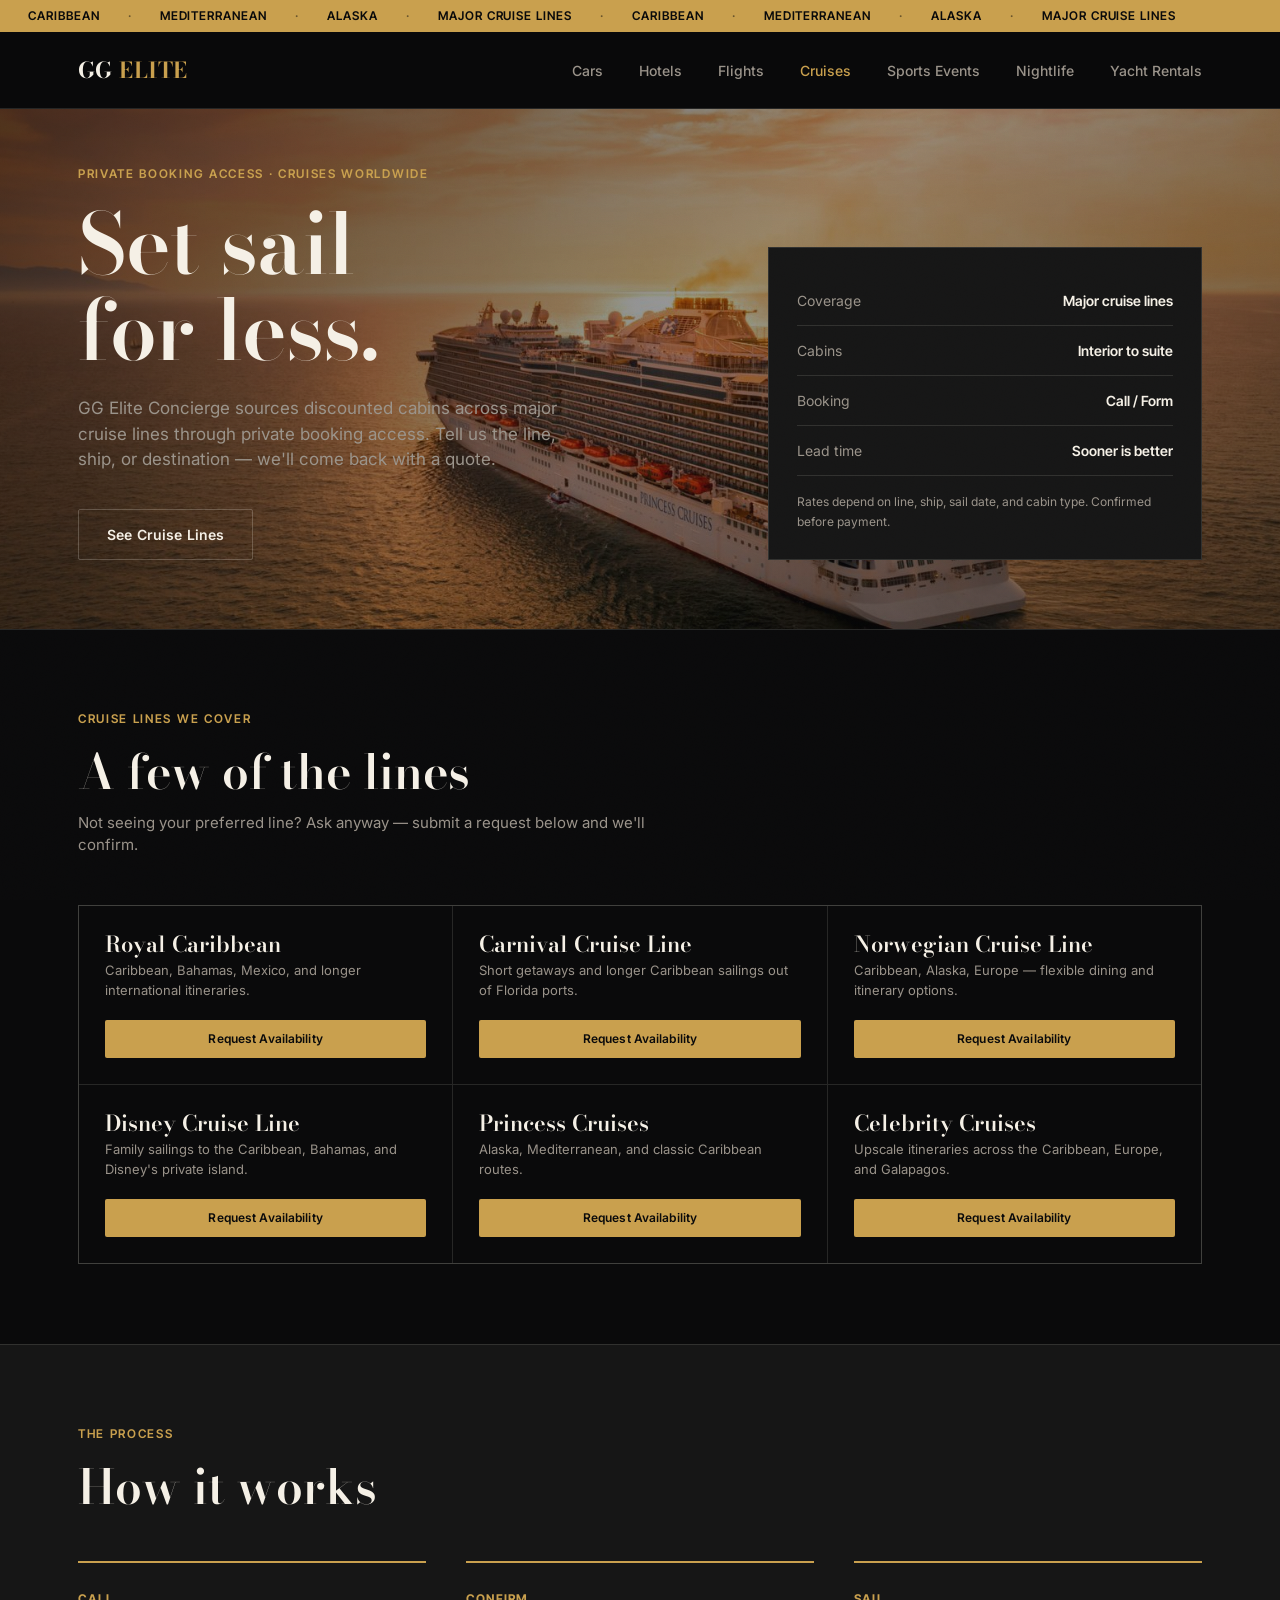
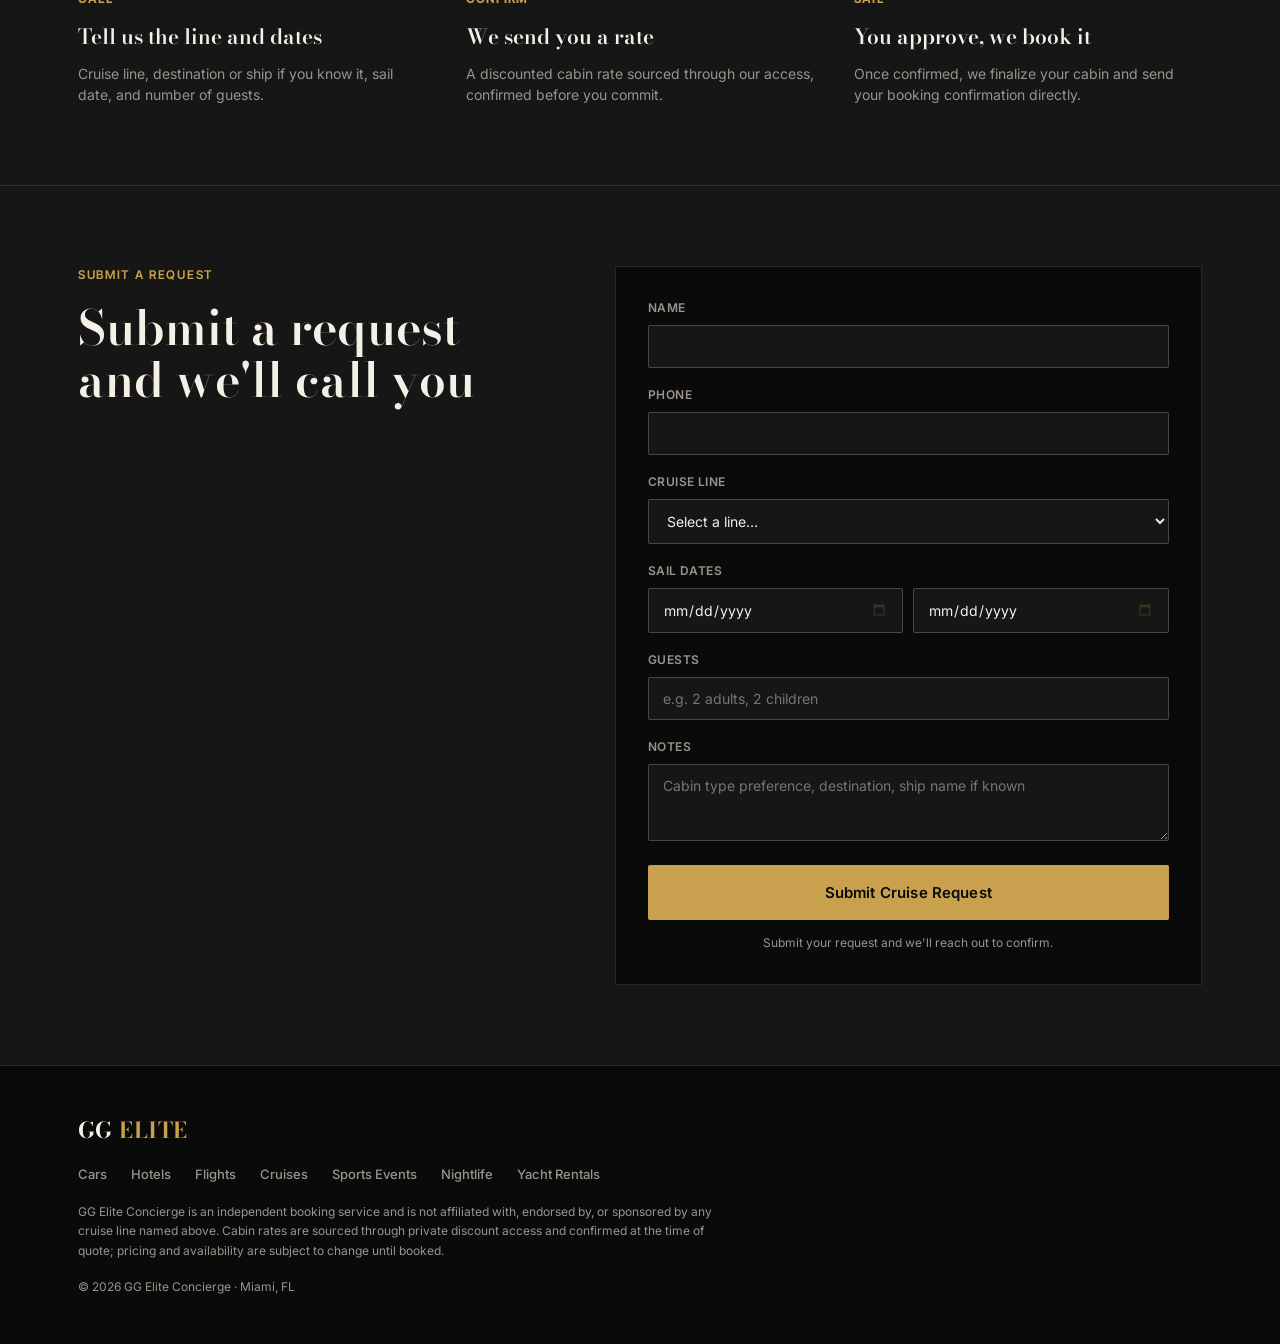
<file: cruises.html>
<!DOCTYPE html>
<html lang="en">
<head>
<meta charset="UTF-8">
<meta name="viewport" content="width=device-width, initial-scale=1.0">
<title>GG Elite Concierge — Discounted Cruise Booking</title>
<meta name="description" content="GG Elite Concierge sources discounted cruise cabins across major cruise lines through private booking access. Call or request a quote.">
<link rel="preconnect" href="https://fonts.googleapis.com">
<link rel="preconnect" href="https://fonts.gstatic.com" crossorigin>
<link href="https://fonts.googleapis.com/css2?family=Bodoni+Moda:ital,opsz,wght@0,6..96,400..900;1,6..96,400..900&family=Inter:wght@400;500;600;700&family=Inter+Tight:wght@500;600;700&display=swap" rel="stylesheet">
<style>
/* ===========================================================
   GG ELITE CONCIERGE — design tokens
   Color: ink #0A0A0B, ivory #F5F0E6, brass #C9A04E, surface #1C1C1E, mute #8A8378
   Type:  display = Bodoni Moda, body/UI = Inter, data = Inter Tight
   =========================================================== */

:root {
  --ink: #0A0A0B;
  --ivory: #F5F0E6;
  --brass: #C9A04E;
  --brass-dim: #8A6F3D;
  --surface: #161616;
  --surface-2: #1F1F1E;
  --line: rgba(245, 240, 230, 0.12);
  --line-strong: rgba(245, 240, 230, 0.22);
  --mute: #9A938A;

  --display: 'Bodoni Moda', 'Times New Roman', serif;
  --body: 'Inter', system-ui, sans-serif;
  --data: 'Inter Tight', 'Inter', system-ui, sans-serif;

  --container: 1180px;
}

* { box-sizing: border-box; }
html { scroll-behavior: smooth; }

body {
  margin: 0;
  background: var(--ink);
  color: var(--ivory);
  font-family: var(--body);
  -webkit-font-smoothing: antialiased;
  line-height: 1.5;
}

a { color: inherit; text-decoration: none; }
ul, ol { margin: 0; padding: 0; }

.wrap {
  max-width: var(--container);
  margin: 0 auto;
  padding: 0 28px;
}

/* subtle film-grain overlay for texture, very low opacity */
.grain {
  position: fixed;
  inset: 0;
  pointer-events: none;
  z-index: 5;
  opacity: 0.035;
  background-image: url("data:image/svg+xml,%3Csvg xmlns='http://www.w3.org/2000/svg' width='160' height='160'%3E%3Cfilter id='n'%3E%3CfeTurbulence type='fractalNoise' baseFrequency='0.9' numOctaves='2' stitchTiles='stitch'/%3E%3C/filter%3E%3Crect width='100%25' height='100%25' filter='url(%23n)'/%3E%3C/svg%3E");
  mix-blend-mode: overlay;
}

:focus-visible {
  outline: 2px solid var(--brass);
  outline-offset: 3px;
}

@media (prefers-reduced-motion: reduce) {
  * { animation-duration: 0.001ms !important; animation-iteration-count: 1 !important; transition-duration: 0.001ms !important; }
}

/* ===== TICKER ===== */
.ticker-wrap {
  background: var(--brass);
  color: var(--ink);
  overflow: hidden;
  white-space: nowrap;
  position: relative;
  z-index: 20;
}
.ticker {
  display: inline-flex;
  gap: 28px;
  padding: 7px 0;
  font-family: var(--data);
  font-weight: 600;
  font-size: 12px;
  letter-spacing: 0.08em;
  text-transform: uppercase;
  animation: scrollTicker 32s linear infinite;
  padding-left: 28px;
}
.ticker .dot { opacity: 0.5; }
@keyframes scrollTicker {
  from { transform: translateX(0); }
  to { transform: translateX(-50%); }
}

/* ===== HEADER ===== */
.site-header {
  position: sticky;
  top: 0;
  z-index: 30;
  background: rgba(10, 10, 11, 0.85);
  backdrop-filter: blur(10px);
  border-bottom: 1px solid var(--line);
}
.header-inner {
  display: flex;
  align-items: center;
  justify-content: space-between;
  height: 76px;
}
.wordmark {
  font-family: var(--display);
  font-weight: 700;
  font-size: 22px;
  letter-spacing: 0.02em;
}
.wordmark span { color: var(--brass); }

.primary-nav {
  display: flex;
  gap: 36px;
  font-size: 14px;
  font-weight: 500;
}
.primary-nav a {
  color: var(--mute);
  transition: color 0.2s ease;
}
.primary-nav a:hover { color: var(--ivory); }
.primary-nav a.is-current { color: var(--brass); }

.header-call {
  border: 1px solid var(--brass-dim);
  color: var(--brass);
  font-size: 13px;
  font-weight: 600;
  padding: 9px 18px;
  border-radius: 2px;
  letter-spacing: 0.02em;
  transition: all 0.2s ease;
}
.header-call:hover { background: var(--brass); color: var(--ink); }

@media (max-width: 860px) {
  .primary-nav { display: none; }
}

/* ===== BUTTONS ===== */
.btn {
  display: inline-flex;
  align-items: center;
  justify-content: center;
  font-family: var(--body);
  font-weight: 600;
  font-size: 14px;
  letter-spacing: 0.01em;
  padding: 14px 28px;
  border-radius: 2px;
  border: 1px solid transparent;
  cursor: pointer;
  transition: all 0.2s ease;
}
.btn-primary { background: var(--brass); color: var(--ink); }
.btn-primary:hover { background: #DCB766; }
.btn-ghost { border-color: var(--line-strong); color: var(--ivory); }
.btn-ghost:hover { border-color: var(--brass); color: var(--brass); }
.btn-large { padding: 17px 32px; font-size: 15px; width: 100%; }
.btn-small { padding: 9px 16px; font-size: 12px; }

/* ===== HERO ===== */
.hero { padding: 96px 0 80px; }
.hero-compact { padding: 56px 0 64px; }
.hero-grid {
  display: grid;
  grid-template-columns: 1.3fr 0.9fr;
  gap: 64px;
  align-items: end;
}
.eyebrow {
  font-family: var(--data);
  font-size: 12px;
  font-weight: 600;
  letter-spacing: 0.14em;
  text-transform: uppercase;
  color: var(--brass);
  margin: 0 0 18px;
}
.hero-copy h1 {
  font-family: var(--display);
  font-size: clamp(48px, 7vw, 84px);
  line-height: 1.02;
  font-weight: 600;
  margin: 0 0 24px;
  letter-spacing: -0.01em;
}
.hero-sub {
  font-size: 17px;
  color: var(--mute);
  max-width: 480px;
  margin: 0 0 36px;
}
.hero-actions { display: flex; gap: 16px; flex-wrap: wrap; }

.hero-panel {
  background: var(--surface);
  border: 1px solid var(--line);
  padding: 28px;
}
.panel-row {
  display: flex;
  justify-content: space-between;
  padding: 14px 0;
  border-bottom: 1px solid var(--line);
  font-size: 14px;
}
.panel-row span { color: var(--mute); }
.panel-row strong { font-family: var(--data); font-weight: 600; }
.panel-row:last-of-type { border-bottom: none; }
.panel-foot {
  margin-top: 16px;
  font-size: 12px;
  color: var(--mute);
  line-height: 1.6;
}

@media (max-width: 860px) {
  .hero-grid { grid-template-columns: 1fr; }
}

/* ===== SECTION HEAD ===== */
.section-head { max-width: 620px; margin-bottom: 48px; }
.section-head h2 {
  font-family: var(--display);
  font-size: clamp(32px, 4.5vw, 48px);
  font-weight: 600;
  margin: 0 0 14px;
  line-height: 1.08;
}
.section-sub { color: var(--mute); font-size: 15px; margin: 0; }

/* ===== FLEET ===== */
.fleet { padding: 80px 0; border-top: 1px solid var(--line); }

.fleet-filter {
  display: flex;
  gap: 10px;
  margin-bottom: 36px;
  flex-wrap: wrap;
}
.filter-btn {
  font-family: var(--data);
  font-size: 12px;
  font-weight: 600;
  letter-spacing: 0.05em;
  text-transform: uppercase;
  background: transparent;
  border: 1px solid var(--line-strong);
  color: var(--mute);
  padding: 9px 16px;
  border-radius: 2px;
  cursor: pointer;
  transition: all 0.2s ease;
}
.filter-btn:hover { color: var(--ivory); border-color: var(--ivory); }
.filter-btn.is-active { background: var(--brass); border-color: var(--brass); color: var(--ink); }

.fleet-grid {
  display: grid;
  grid-template-columns: repeat(3, 1fr);
  gap: 1px;
  background: var(--line);
  border: 1px solid var(--line);
}

.lot-card {
  background: var(--ink);
  padding: 0;
  display: flex;
  flex-direction: column;
  min-height: 320px;
}

/* simple-card: used on theme-parks / cruises / events where there's no photo */
.simple-card { min-height: 0; }
.simple-card .lot-card-body { padding-top: 26px; }
.simple-card .lot-name { margin-top: 0; }

.lot-photo {
  position: relative;
  width: 100%;
  aspect-ratio: 16 / 10;
  overflow: hidden;
  background: var(--surface-2);
  border-bottom: 1px solid var(--line);
}
.lot-photo img {
  width: 100%;
  height: 100%;
  object-fit: cover;
  display: block;
  filter: saturate(0.92) contrast(1.04);
  transition: transform 0.5s ease, filter 0.5s ease;
}
.lot-card:hover .lot-photo img {
  transform: scale(1.04);
  filter: saturate(1) contrast(1.04);
}
.lot-photo-num {
  position: absolute;
  top: 12px;
  left: 12px;
  background: rgba(10, 10, 11, 0.78);
  border: 1px solid rgba(245, 240, 230, 0.25);
  color: var(--brass);
  font-family: var(--data);
  font-size: 11px;
  font-weight: 700;
  letter-spacing: 0.1em;
  padding: 5px 10px;
  backdrop-filter: blur(4px);
}
.lot-card-body {
  padding: 22px 26px 26px;
  display: flex;
  flex-direction: column;
  flex-grow: 1;
}
.lot-card-top {
  display: flex;
  justify-content: flex-end;
  margin-bottom: 10px;
}
.lot-num {
  font-family: var(--data);
  font-size: 12px;
  font-weight: 700;
  letter-spacing: 0.1em;
  color: var(--brass);
}
.lot-year {
  font-family: var(--data);
  font-size: 12px;
  color: var(--mute);
}
.lot-name {
  font-family: var(--display);
  font-size: 22px;
  font-weight: 600;
  margin: 0 0 4px;
  line-height: 1.15;
}
.lot-color {
  font-size: 13px;
  color: var(--mute);
  margin: 0 0 18px;
}
.lot-specs {
  display: flex;
  gap: 18px;
  margin: 0 0 16px;
  padding: 14px 0;
  border-top: 1px solid var(--line);
  border-bottom: 1px solid var(--line);
}
.lot-specs div { display: flex; flex-direction: column; gap: 3px; }
.lot-specs dt {
  font-family: var(--data);
  font-size: 10px;
  letter-spacing: 0.08em;
  text-transform: uppercase;
  color: var(--mute);
}
.lot-specs dd {
  margin: 0;
  font-family: var(--data);
  font-size: 13px;
  font-weight: 600;
}
.lot-note {
  font-size: 13px;
  color: var(--mute);
  flex-grow: 1;
  margin: 0 0 20px;
  line-height: 1.5;
}
.lot-foot {
  display: flex;
}
.lot-foot .btn { width: 100%; text-align: center; }

@media (max-width: 980px) {
  .fleet-grid { grid-template-columns: repeat(2, 1fr); }
}
@media (max-width: 640px) {
  .fleet-grid { grid-template-columns: 1fr; }
}

/* ===== CATEGORY GRID (homepage hub) ===== */
.category-grid {
  display: grid;
  grid-template-columns: repeat(3, 1fr);
  gap: 1px;
  background: var(--line);
  border: 1px solid var(--line);
}
.category-card {
  background: var(--ink);
  padding: 32px 28px;
  display: flex;
  flex-direction: column;
  transition: background 0.2s ease;
}
.category-card:hover { background: var(--surface); }
.category-eyebrow {
  font-family: var(--data);
  font-size: 13px;
  font-weight: 700;
  letter-spacing: 0.08em;
  color: var(--brass);
  margin-bottom: 18px;
}
.category-card h3 {
  font-family: var(--display);
  font-size: 23px;
  font-weight: 600;
  margin: 0 0 10px;
  line-height: 1.15;
}
.category-card p {
  font-size: 14px;
  color: var(--mute);
  margin: 0 0 22px;
  flex-grow: 1;
  line-height: 1.55;
}
.category-link {
  font-family: var(--data);
  font-size: 13px;
  font-weight: 600;
  color: var(--ivory);
  transition: color 0.2s ease;
}
.category-card:hover .category-link { color: var(--brass); }

@media (max-width: 980px) {
  .category-grid { grid-template-columns: repeat(2, 1fr); }
}
@media (max-width: 640px) {
  .category-grid { grid-template-columns: 1fr; }
}

/* ===== HOW IT WORKS ===== */
.how { padding: 80px 0; border-top: 1px solid var(--line); background: var(--surface); }
.how-steps {
  display: grid;
  grid-template-columns: repeat(3, 1fr);
  gap: 40px;
}
.how-step { border-top: 2px solid var(--brass); padding-top: 22px; }
.step-mark {
  font-family: var(--data);
  font-size: 12px;
  font-weight: 700;
  letter-spacing: 0.1em;
  text-transform: uppercase;
  color: var(--brass);
}
.how-step h3 {
  font-family: var(--display);
  font-size: 21px;
  font-weight: 600;
  margin: 12px 0 10px;
}
.how-step p { color: var(--mute); font-size: 14px; margin: 0; }

@media (max-width: 860px) {
  .how-steps { grid-template-columns: 1fr; gap: 28px; }
}

/* ===== EVENTS ===== */
.events { padding: 80px 0; border-top: 1px solid var(--line); }
.events-grid {
  display: grid;
  grid-template-columns: 1.2fr 0.8fr;
  gap: 56px;
  align-items: center;
}
.events-copy h2 {
  font-family: var(--display);
  font-size: clamp(28px, 4vw, 40px);
  font-weight: 600;
  margin: 0 0 18px;
  line-height: 1.1;
}
.events-copy p { color: var(--mute); font-size: 15px; max-width: 480px; margin: 0 0 28px; }

.events-card {
  background: var(--surface);
  border: 1px solid var(--line);
  padding: 28px;
}
.events-card-label {
  font-family: var(--data);
  font-size: 11px;
  letter-spacing: 0.08em;
  text-transform: uppercase;
  color: var(--brass);
  margin: 0 0 16px;
}
.events-row {
  display: flex;
  justify-content: space-between;
  font-size: 14px;
  padding: 12px 0;
  border-bottom: 1px solid var(--line);
}
.events-row:last-child { border-bottom: none; }
.events-row span:first-child { color: var(--mute); }
.events-row span:last-child { font-family: var(--data); font-weight: 600; text-align: right; }

@media (max-width: 860px) {
  .events-grid { grid-template-columns: 1fr; }
}

/* ===== BOOK ===== */
.book { padding: 80px 0; border-top: 1px solid var(--line); background: var(--surface); }
.book-grid {
  display: grid;
  grid-template-columns: 0.9fr 1.1fr;
  gap: 56px;
}
.book-panel {
  background: var(--ink);
  border: 1px solid var(--line);
  padding: 32px;
}
.book-or {
  text-align: center;
  color: var(--mute);
  font-size: 12px;
  letter-spacing: 0.1em;
  text-transform: uppercase;
  margin: 22px 0;
}
.field-row { margin-bottom: 18px; }
.field-row label {
  display: block;
  font-size: 12px;
  font-weight: 600;
  letter-spacing: 0.04em;
  text-transform: uppercase;
  color: var(--mute);
  margin-bottom: 8px;
}
.field-row input,
.field-row select,
.field-row textarea {
  width: 100%;
  background: var(--surface);
  border: 1px solid var(--line-strong);
  color: var(--ivory);
  padding: 12px 14px;
  font-family: var(--body);
  font-size: 14px;
  border-radius: 2px;
}
.field-row input:focus,
.field-row select:focus,
.field-row textarea:focus {
  outline: none;
  border-color: var(--brass);
}
.form-note {
  font-size: 12px;
  color: var(--mute);
  text-align: center;
  margin: 14px 0 0;
}
.form-note-success { color: var(--brass); }
.form-note-error { color: #D87C5A; }

@media (max-width: 860px) {
  .book-grid { grid-template-columns: 1fr; }
}

/* ===== FOOTER ===== */
.site-footer { padding: 48px 0; border-top: 1px solid var(--line); }
.footer-inner { display: flex; flex-direction: column; gap: 18px; }
.footer-nav {
  display: flex;
  flex-wrap: wrap;
  gap: 24px;
  font-size: 13px;
  font-weight: 500;
}
.footer-nav a { color: var(--mute); transition: color 0.2s ease; }
.footer-nav a:hover { color: var(--brass); }
.footer-disclosure {
  font-size: 12px;
  color: var(--mute);
  max-width: 640px;
  line-height: 1.6;
  margin: 0;
}
.footer-copy { font-size: 12px; color: var(--mute); margin: 0; }

/* ===== DATE PICKER STYLING ===== */
input[type="date"] {
  width: 100%;
  background: var(--surface);
  border: 1px solid var(--line-strong);
  color: var(--ivory);
  padding: 12px 14px;
  font-family: var(--body);
  font-size: 14px;
  border-radius: 2px;
  cursor: pointer;
}
input[type="date"]:focus {
  outline: none;
  border-color: var(--brass);
}
input[type="date"]::-webkit-calendar-picker-indicator {
  filter: invert(0.8) sepia(1) saturate(2) hue-rotate(10deg);
  cursor: pointer;
  opacity: 0.8;
}
input[type="date"]::-webkit-calendar-picker-indicator:hover {
  opacity: 1;
}

/* ===========================================================
   GG ELITE — PHOTO HERO BACKGROUNDS
   Real photos per page, dark overlay keeps text readable.
   Photos referenced from root of repo.
   =========================================================== */

.hero {
  position: relative;
  overflow: hidden;
  min-height: 520px;
}

/* Photo layer */
.hero::before {
  content: '';
  position: absolute;
  inset: 0;
  z-index: 0;
  background-size: cover;
  background-position: center;
  background-repeat: no-repeat;
  transform: scale(1.03);
  transition: transform 8s ease;
}

.hero:hover::before {
  transform: scale(1.0);
}

/* Dark overlay — keeps all text readable over any photo */
.hero::after {
  content: '';
  position: absolute;
  inset: 0;
  z-index: 1;
  pointer-events: none;
  background: linear-gradient(
    135deg,
    rgba(10,10,11,0.72) 0%,
    rgba(10,10,11,0.42) 50%,
    rgba(10,10,11,0.60) 100%
  );
}

/* Hero content above overlay */
.hero .wrap { position: relative; z-index: 2; }

/* ── HOMEPAGE — Miami skyline purple night ── */
body.scene-home .hero::before {
  background-image: url('bg-home.jpg');
  background-position: center center;
}

/* ── CARS — city light trails night road ── */
body.scene-cars .hero::before {
  background-image: url('bg-cars.jpg');
  background-position: center 40%;
}

/* ── FLIGHTS — airplane window sunset ── */
body.scene-flights .hero::before {
  background-image: url('bg-flights.jpg');
  background-position: center center;
}

/* ── CRUISES — cruise ship orange sunset ── */
body.scene-cruises .hero::before {
  background-image: url('bg-cruises.jpg');
  background-position: center center;
}

/* ── SPORTS — stadium night lights ── */
body.scene-sports .hero::before {
  background-image: url('bg-sports.jpg');
  background-position: center 30%;
}

/* ── HOTELS — luxury hotel towers at night ── */
body.scene-hotels .hero::before {
  background-image: url('bg-hotels.jpg');
  background-position: center center;
}

/* ── NIGHTLIFE — South Beach night scene ── */
body.scene-nightlife .hero::before {
  background-image: url('bg-nightlife.jpg');
  background-position: center center;
}

/* ── YACHTS — Miami marina sunset ── */
body.scene-yachts .hero::before {
  background-image: url('bg-yachts.jpg');
  background-position: center 60%;
}

/* Respect reduced motion */
@media (prefers-reduced-motion: reduce) {
  .hero::before { transform: none !important; transition: none !important; }
}

</style>
</head>
<body class="scene-cruises">

<div class="grain"></div>

<div class="ticker-wrap" aria-hidden="true">
  <div class="ticker">
    <span>CARIBBEAN</span><span class="dot">·</span>
    <span>MEDITERRANEAN</span><span class="dot">·</span>
    <span>ALASKA</span><span class="dot">·</span>
    <span>MAJOR CRUISE LINES</span><span class="dot">·</span>
    <span>CARIBBEAN</span><span class="dot">·</span>
    <span>MEDITERRANEAN</span><span class="dot">·</span>
    <span>ALASKA</span><span class="dot">·</span>
    <span>MAJOR CRUISE LINES</span>
  </div>
</div>

<header class="site-header">
  <div class="wrap header-inner">
    <a href="index.html" class="wordmark">GG <span>ELITE</span></a>
    <nav class="primary-nav">
      <a href="cars.html">Cars</a>
      <a href="hotels.html">Hotels</a>
      <a href="flights.html">Flights</a>
      <a href="cruises.html" class="is-current">Cruises</a>
      <a href="events.html">Sports Events</a>
      <a href="nightlife.html">Nightlife</a>
      <a href="yachts.html">Yacht Rentals</a>
    </nav>
  </div>
</header>

<section class="hero hero-compact">
  <div class="wrap hero-grid">
    <div class="hero-copy">
      <p class="eyebrow">Private Booking Access · Cruises Worldwide</p>
      <h1>Set sail<br>for less.</h1>
      <p class="hero-sub">GG Elite Concierge sources discounted cabins across major cruise lines through private booking access. Tell us the line, ship, or destination — we'll come back with a quote.</p>
      <div class="hero-actions">
        <a href="#lines" class="btn btn-ghost">See Cruise Lines</a>
      </div>
    </div>
    <div class="hero-panel">
      <div class="panel-row"><span>Coverage</span><strong>Major cruise lines</strong></div>
      <div class="panel-row"><span>Cabins</span><strong>Interior to suite</strong></div>
      <div class="panel-row"><span>Booking</span><strong>Call / Form</strong></div>
      <div class="panel-row"><span>Lead time</span><strong>Sooner is better</strong></div>
      <div class="panel-foot">Rates depend on line, ship, sail date, and cabin type. Confirmed before payment.</div>
    </div>
  </div>
</section>

<section class="fleet" id="lines">
  <div class="wrap">
    <div class="section-head">
      <p class="eyebrow">Cruise Lines We Cover</p>
      <h2>A few of the lines</h2>
      <p class="section-sub">Not seeing your preferred line? Ask anyway — submit a request below and we'll confirm.</p>
    </div>
    <div class="fleet-grid simple-grid">
      <div class="lot-card simple-card">
        <div class="lot-card-body">
          <h3 class="lot-name">Royal Caribbean</h3>
          <p class="lot-note">Caribbean, Bahamas, Mexico, and longer international itineraries.</p>
          <div class="lot-foot"><a href="#request" class="btn btn-primary btn-small select-item" data-item-name="Royal Caribbean">Request Availability</a></div>
        </div>
      </div>
      <div class="lot-card simple-card">
        <div class="lot-card-body">
          <h3 class="lot-name">Carnival Cruise Line</h3>
          <p class="lot-note">Short getaways and longer Caribbean sailings out of Florida ports.</p>
          <div class="lot-foot"><a href="#request" class="btn btn-primary btn-small select-item" data-item-name="Carnival Cruise Line">Request Availability</a></div>
        </div>
      </div>
      <div class="lot-card simple-card">
        <div class="lot-card-body">
          <h3 class="lot-name">Norwegian Cruise Line</h3>
          <p class="lot-note">Caribbean, Alaska, Europe — flexible dining and itinerary options.</p>
          <div class="lot-foot"><a href="#request" class="btn btn-primary btn-small select-item" data-item-name="Norwegian Cruise Line">Request Availability</a></div>
        </div>
      </div>
      <div class="lot-card simple-card">
        <div class="lot-card-body">
          <h3 class="lot-name">Disney Cruise Line</h3>
          <p class="lot-note">Family sailings to the Caribbean, Bahamas, and Disney's private island.</p>
          <div class="lot-foot"><a href="#request" class="btn btn-primary btn-small select-item" data-item-name="Disney Cruise Line">Request Availability</a></div>
        </div>
      </div>
      <div class="lot-card simple-card">
        <div class="lot-card-body">
          <h3 class="lot-name">Princess Cruises</h3>
          <p class="lot-note">Alaska, Mediterranean, and classic Caribbean routes.</p>
          <div class="lot-foot"><a href="#request" class="btn btn-primary btn-small select-item" data-item-name="Princess Cruises">Request Availability</a></div>
        </div>
      </div>
      <div class="lot-card simple-card">
        <div class="lot-card-body">
          <h3 class="lot-name">Celebrity Cruises</h3>
          <p class="lot-note">Upscale itineraries across the Caribbean, Europe, and Galapagos.</p>
          <div class="lot-foot"><a href="#request" class="btn btn-primary btn-small select-item" data-item-name="Celebrity Cruises">Request Availability</a></div>
        </div>
      </div>
    </div>
  </div>
</section>

<section class="how" id="how">
  <div class="wrap how-grid">
    <div class="section-head">
      <p class="eyebrow">The Process</p>
      <h2>How it works</h2>
    </div>
    <div class="how-steps">
      <div class="how-step">
        <span class="step-mark">Call</span>
        <h3>Tell us the line and dates</h3>
        <p>Cruise line, destination or ship if you know it, sail date, and number of guests.</p>
      </div>
      <div class="how-step">
        <span class="step-mark">Confirm</span>
        <h3>We send you a rate</h3>
        <p>A discounted cabin rate sourced through our access, confirmed before you commit.</p>
      </div>
      <div class="how-step">
        <span class="step-mark">Sail</span>
        <h3>You approve, we book it</h3>
        <p>Once confirmed, we finalize your cabin and send your booking confirmation directly.</p>
      </div>
    </div>
  </div>
</section>

<section class="book" id="request">
  <div class="wrap book-grid">
    <div class="section-head">
      <p class="eyebrow">Submit a Request</p>
      <h2>Submit a request<br>and we'll call you</h2>
    </div>
    <div class="book-panel">
      <form class="book-form" id="requestForm" action="https://formspree.io/f/xrevwnbg" method="POST">
        <input type="hidden" name="_subject" value="New CRUISE quote request — GG Elite Concierge">
        <div class="field-row">
          <label for="name">Name</label>
          <input type="text" id="name" name="name" required>
        </div>
        <div class="field-row">
          <label for="phone">Phone</label>
          <input type="tel" id="phone" name="phone" required>
        </div>
        <div class="field-row">
          <label for="itemSelect">Cruise Line</label>
          <select id="itemSelect" name="cruiseLine">
            <option value="">Select a line…</option>
            <option value="Royal Caribbean">Royal Caribbean</option>
            <option value="Carnival Cruise Line">Carnival Cruise Line</option>
            <option value="Norwegian Cruise Line">Norwegian Cruise Line</option>
            <option value="Disney Cruise Line">Disney Cruise Line</option>
            <option value="Princess Cruises">Princess Cruises</option>
            <option value="Celebrity Cruises">Celebrity Cruises</option>
            <option value="Other / not listed">Other / not listed</option>
          </select>
        </div>
        <div class="field-row">
          <label>Sail Dates</label>
          <div style="display:flex;gap:10px;">
            <input type="date" id="sail_from" name="sail_from" style="color-scheme:dark;flex:1;" placeholder="From">
            <input type="date" id="sail_to" name="sail_to" style="color-scheme:dark;flex:1;" placeholder="To">
          </div>
        </div>
        <div class="field-row">
          <label for="guests">Guests</label>
          <input type="text" id="guests" name="guests" placeholder="e.g. 2 adults, 2 children">
        </div>
        <div class="field-row">
          <label for="notes">Notes</label>
          <textarea id="notes" name="notes" rows="3" placeholder="Cabin type preference, destination, ship name if known"></textarea>
        </div>
        <button type="submit" class="btn btn-primary btn-large">Submit Cruise Request</button>
        <p class="form-note" id="formNote">Submit your request and we'll reach out to confirm.</p>
      </form>
    </div>
  </div>
</section>

<footer class="site-footer">
  <div class="wrap footer-inner">
    <div class="wordmark">GG <span>ELITE</span></div>
    <nav class="footer-nav">
      <a href="cars.html">Cars</a>
      <a href="hotels.html">Hotels</a>
      <a href="flights.html">Flights</a>
      <a href="cruises.html">Cruises</a>
      <a href="events.html">Sports Events</a>
      <a href="nightlife.html">Nightlife</a>
      <a href="yachts.html">Yacht Rentals</a>
    </nav>
    <p class="footer-disclosure">GG Elite Concierge is an independent booking service and is not affiliated with, endorsed by, or sponsored by any cruise line named above. Cabin rates are sourced through private discount access and confirmed at the time of quote; pricing and availability are subject to change until booked.</p>
    <p class="footer-copy">© 2026 GG Elite Concierge · Miami, FL</p>
  </div>
</footer>

<script>
// GG Elite Concierge — Shared category-page form handler
// Used by flights.html, theme-parks.html, cruises.html, events.html

(function () {
  const form = document.getElementById('requestForm');
  if (!form) return;

  const note = document.getElementById('formNote');
  const submitBtn = form.querySelector('button[type="submit"]');

  form.addEventListener('submit', (e) => {
    e.preventDefault();
    submitBtn.disabled = true;
    const originalLabel = submitBtn.textContent;
    submitBtn.textContent = 'Sending…';
    note.textContent = '';
    note.classList.remove('form-note-success', 'form-note-error');

    fetch(form.action, {
      method: 'POST',
      body: new FormData(form),
      headers: { Accept: 'application/json' }
    })
      .then((res) => {
        if (res.ok) {
          note.textContent = 'Request received — we\'ll reach out shortly to confirm.';
          note.classList.add('form-note-success');
          form.reset();
        } else {
          throw new Error('Submission failed');
        }
      })
      .catch(() => {
        note.textContent = 'Something went wrong sending that — please call us directly instead.';
        note.classList.add('form-note-error');
      })
      .finally(() => {
        submitBtn.disabled = false;
        submitBtn.textContent = originalLabel;
      });
  });

  // pre-fill "item of interest" select if a card's button was clicked
  document.addEventListener('click', (e) => {
    const target = e.target.closest('.select-item');
    if (!target) return;
    const val = target.dataset.itemName;
    const select = document.getElementById('itemSelect');
    if (select && val) {
      for (const opt of select.options) {
        if (opt.value === val) {
          select.value = val;
          break;
        }
      }
    }
    setTimeout(() => {
      const nameField = document.getElementById('name');
      if (nameField) nameField.focus();
    }, 450);
  });
})();

</script>
</body>
</html>
</file>
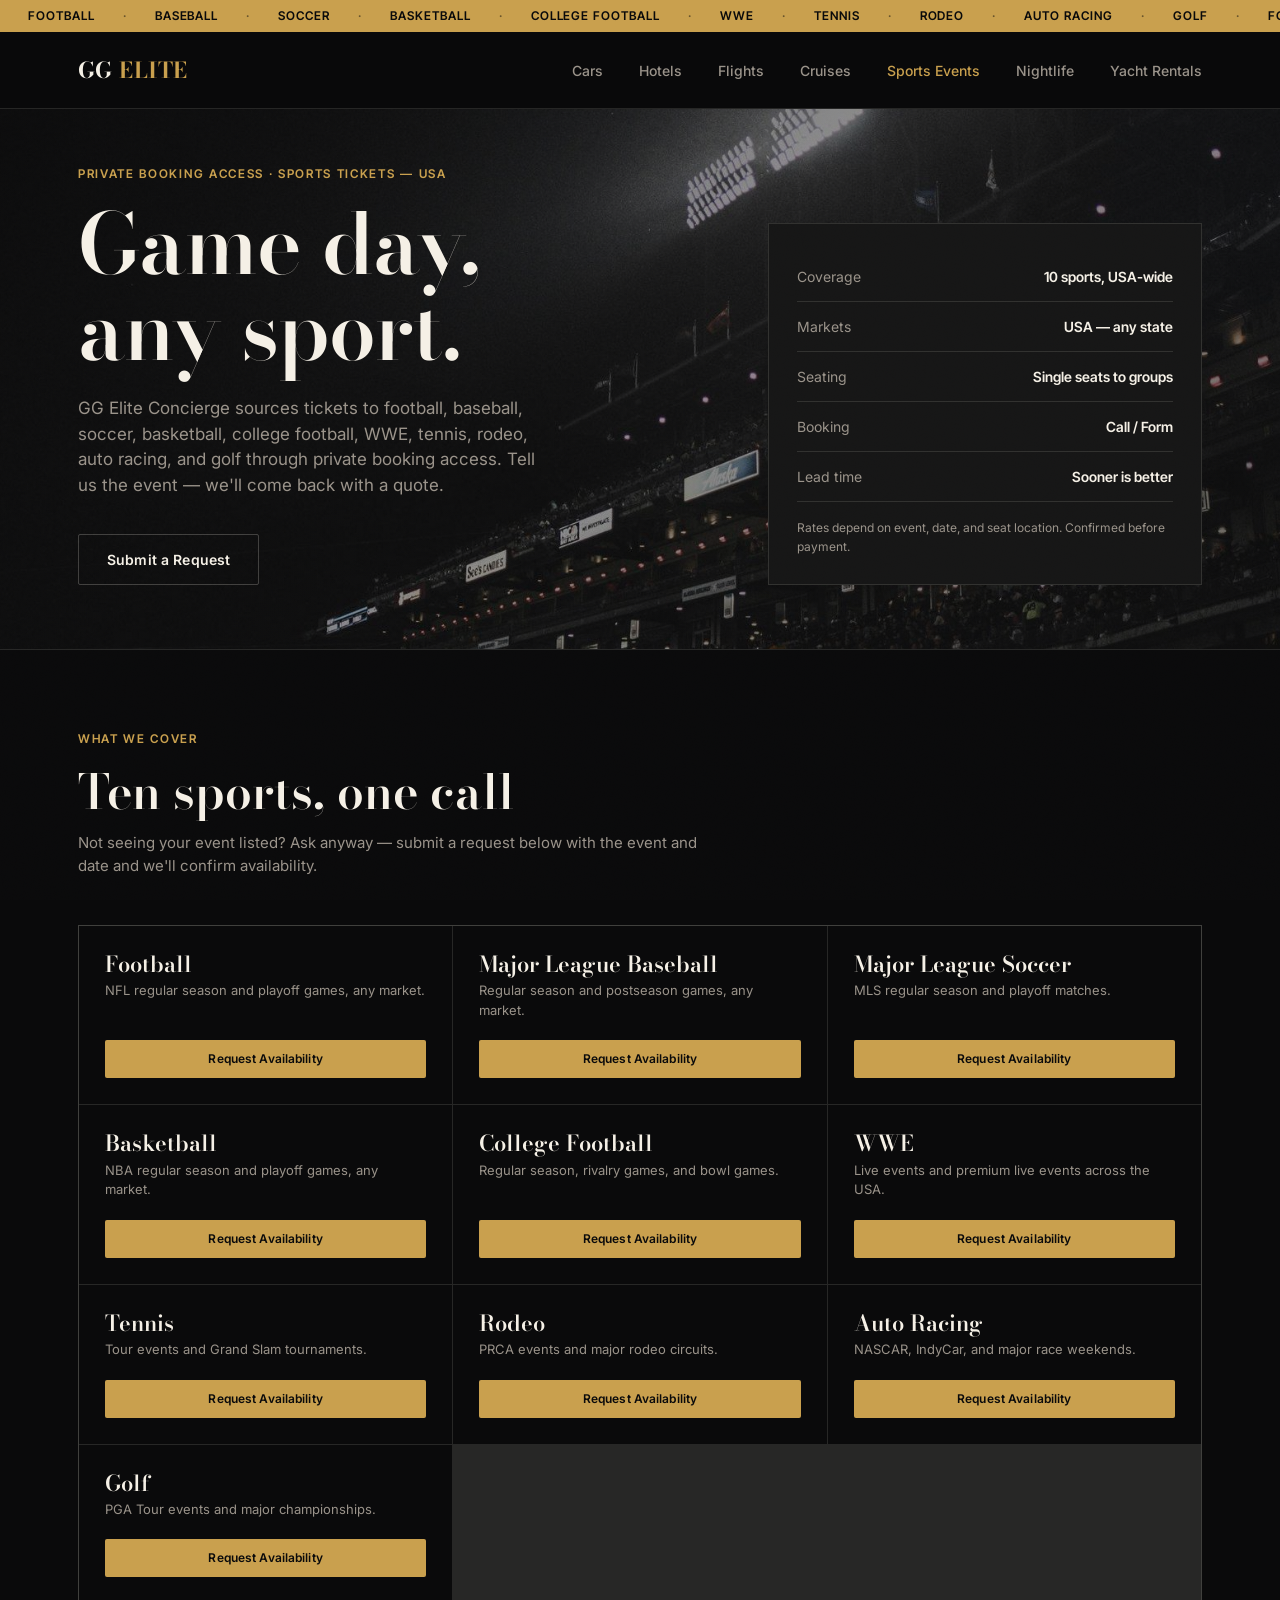
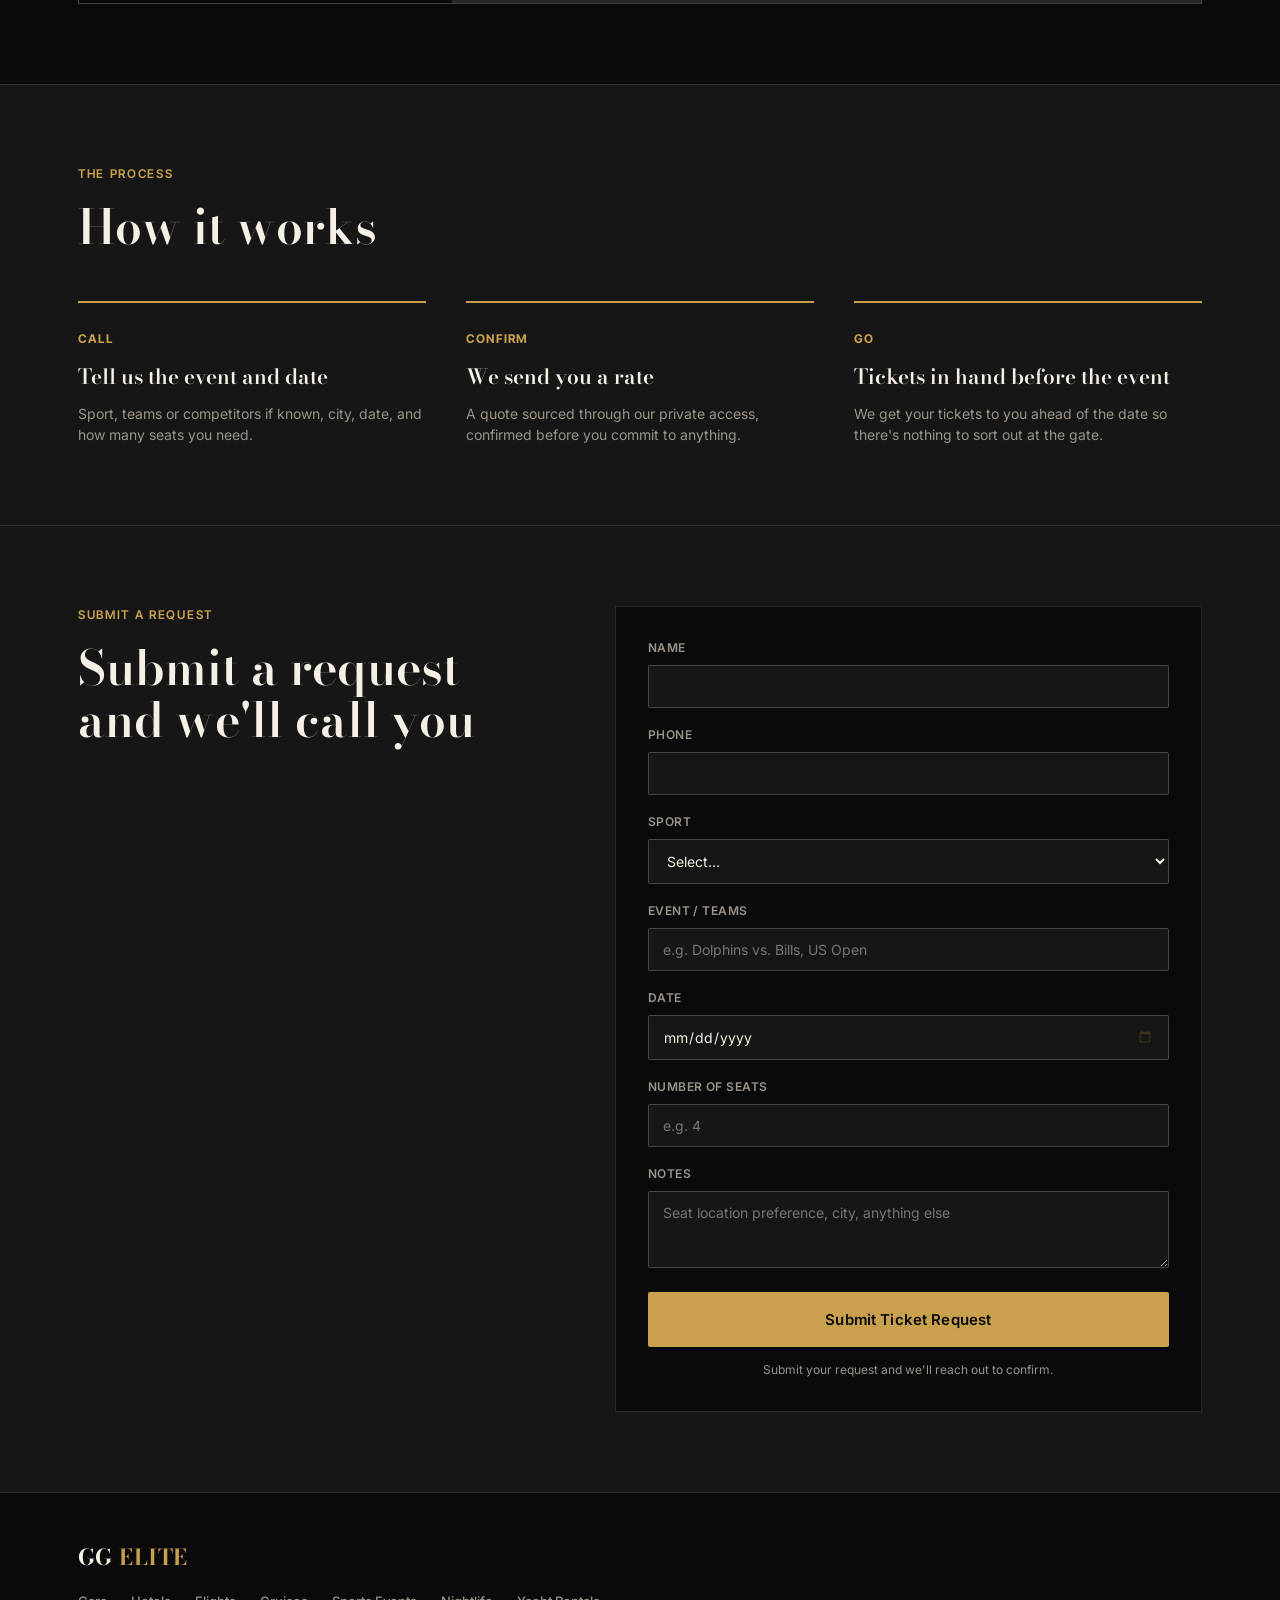
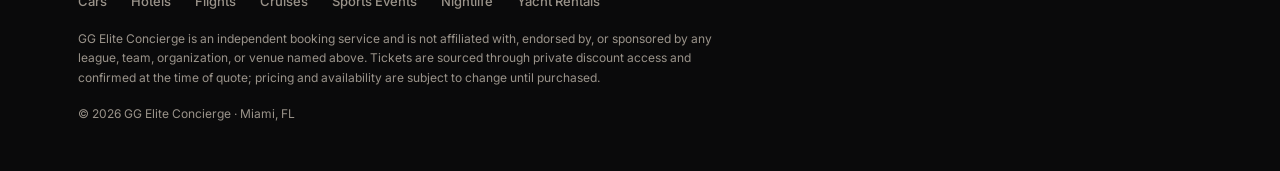
<file: events.html>
<!DOCTYPE html>
<html lang="en">
<head>
<meta charset="UTF-8">
<meta name="viewport" content="width=device-width, initial-scale=1.0">
<title>GG Elite Concierge — Discounted Sports Tickets</title>
<meta name="description" content="GG Elite Concierge sources discounted tickets to football, baseball, soccer, basketball, college football, WWE, tennis, rodeo, auto racing, and golf through private booking access. Call or request a quote.">
<link rel="preconnect" href="https://fonts.googleapis.com">
<link rel="preconnect" href="https://fonts.gstatic.com" crossorigin>
<link href="https://fonts.googleapis.com/css2?family=Bodoni+Moda:ital,opsz,wght@0,6..96,400..900;1,6..96,400..900&family=Inter:wght@400;500;600;700&family=Inter+Tight:wght@500;600;700&display=swap" rel="stylesheet">
<style>
/* ===========================================================
   GG ELITE CONCIERGE — design tokens
   Color: ink #0A0A0B, ivory #F5F0E6, brass #C9A04E, surface #1C1C1E, mute #8A8378
   Type:  display = Bodoni Moda, body/UI = Inter, data = Inter Tight
   =========================================================== */

:root {
  --ink: #0A0A0B;
  --ivory: #F5F0E6;
  --brass: #C9A04E;
  --brass-dim: #8A6F3D;
  --surface: #161616;
  --surface-2: #1F1F1E;
  --line: rgba(245, 240, 230, 0.12);
  --line-strong: rgba(245, 240, 230, 0.22);
  --mute: #9A938A;

  --display: 'Bodoni Moda', 'Times New Roman', serif;
  --body: 'Inter', system-ui, sans-serif;
  --data: 'Inter Tight', 'Inter', system-ui, sans-serif;

  --container: 1180px;
}

* { box-sizing: border-box; }
html { scroll-behavior: smooth; }

body {
  margin: 0;
  background: var(--ink);
  color: var(--ivory);
  font-family: var(--body);
  -webkit-font-smoothing: antialiased;
  line-height: 1.5;
}

a { color: inherit; text-decoration: none; }
ul, ol { margin: 0; padding: 0; }

.wrap {
  max-width: var(--container);
  margin: 0 auto;
  padding: 0 28px;
}

/* subtle film-grain overlay for texture, very low opacity */
.grain {
  position: fixed;
  inset: 0;
  pointer-events: none;
  z-index: 5;
  opacity: 0.035;
  background-image: url("data:image/svg+xml,%3Csvg xmlns='http://www.w3.org/2000/svg' width='160' height='160'%3E%3Cfilter id='n'%3E%3CfeTurbulence type='fractalNoise' baseFrequency='0.9' numOctaves='2' stitchTiles='stitch'/%3E%3C/filter%3E%3Crect width='100%25' height='100%25' filter='url(%23n)'/%3E%3C/svg%3E");
  mix-blend-mode: overlay;
}

:focus-visible {
  outline: 2px solid var(--brass);
  outline-offset: 3px;
}

@media (prefers-reduced-motion: reduce) {
  * { animation-duration: 0.001ms !important; animation-iteration-count: 1 !important; transition-duration: 0.001ms !important; }
}

/* ===== TICKER ===== */
.ticker-wrap {
  background: var(--brass);
  color: var(--ink);
  overflow: hidden;
  white-space: nowrap;
  position: relative;
  z-index: 20;
}
.ticker {
  display: inline-flex;
  gap: 28px;
  padding: 7px 0;
  font-family: var(--data);
  font-weight: 600;
  font-size: 12px;
  letter-spacing: 0.08em;
  text-transform: uppercase;
  animation: scrollTicker 32s linear infinite;
  padding-left: 28px;
}
.ticker .dot { opacity: 0.5; }
@keyframes scrollTicker {
  from { transform: translateX(0); }
  to { transform: translateX(-50%); }
}

/* ===== HEADER ===== */
.site-header {
  position: sticky;
  top: 0;
  z-index: 30;
  background: rgba(10, 10, 11, 0.85);
  backdrop-filter: blur(10px);
  border-bottom: 1px solid var(--line);
}
.header-inner {
  display: flex;
  align-items: center;
  justify-content: space-between;
  height: 76px;
}
.wordmark {
  font-family: var(--display);
  font-weight: 700;
  font-size: 22px;
  letter-spacing: 0.02em;
}
.wordmark span { color: var(--brass); }

.primary-nav {
  display: flex;
  gap: 36px;
  font-size: 14px;
  font-weight: 500;
}
.primary-nav a {
  color: var(--mute);
  transition: color 0.2s ease;
}
.primary-nav a:hover { color: var(--ivory); }
.primary-nav a.is-current { color: var(--brass); }

.header-call {
  border: 1px solid var(--brass-dim);
  color: var(--brass);
  font-size: 13px;
  font-weight: 600;
  padding: 9px 18px;
  border-radius: 2px;
  letter-spacing: 0.02em;
  transition: all 0.2s ease;
}
.header-call:hover { background: var(--brass); color: var(--ink); }

@media (max-width: 860px) {
  .primary-nav { display: none; }
}

/* ===== BUTTONS ===== */
.btn {
  display: inline-flex;
  align-items: center;
  justify-content: center;
  font-family: var(--body);
  font-weight: 600;
  font-size: 14px;
  letter-spacing: 0.01em;
  padding: 14px 28px;
  border-radius: 2px;
  border: 1px solid transparent;
  cursor: pointer;
  transition: all 0.2s ease;
}
.btn-primary { background: var(--brass); color: var(--ink); }
.btn-primary:hover { background: #DCB766; }
.btn-ghost { border-color: var(--line-strong); color: var(--ivory); }
.btn-ghost:hover { border-color: var(--brass); color: var(--brass); }
.btn-large { padding: 17px 32px; font-size: 15px; width: 100%; }
.btn-small { padding: 9px 16px; font-size: 12px; }

/* ===== HERO ===== */
.hero { padding: 96px 0 80px; }
.hero-compact { padding: 56px 0 64px; }
.hero-grid {
  display: grid;
  grid-template-columns: 1.3fr 0.9fr;
  gap: 64px;
  align-items: end;
}
.eyebrow {
  font-family: var(--data);
  font-size: 12px;
  font-weight: 600;
  letter-spacing: 0.14em;
  text-transform: uppercase;
  color: var(--brass);
  margin: 0 0 18px;
}
.hero-copy h1 {
  font-family: var(--display);
  font-size: clamp(48px, 7vw, 84px);
  line-height: 1.02;
  font-weight: 600;
  margin: 0 0 24px;
  letter-spacing: -0.01em;
}
.hero-sub {
  font-size: 17px;
  color: var(--mute);
  max-width: 480px;
  margin: 0 0 36px;
}
.hero-actions { display: flex; gap: 16px; flex-wrap: wrap; }

.hero-panel {
  background: var(--surface);
  border: 1px solid var(--line);
  padding: 28px;
}
.panel-row {
  display: flex;
  justify-content: space-between;
  padding: 14px 0;
  border-bottom: 1px solid var(--line);
  font-size: 14px;
}
.panel-row span { color: var(--mute); }
.panel-row strong { font-family: var(--data); font-weight: 600; }
.panel-row:last-of-type { border-bottom: none; }
.panel-foot {
  margin-top: 16px;
  font-size: 12px;
  color: var(--mute);
  line-height: 1.6;
}

@media (max-width: 860px) {
  .hero-grid { grid-template-columns: 1fr; }
}

/* ===== SECTION HEAD ===== */
.section-head { max-width: 620px; margin-bottom: 48px; }
.section-head h2 {
  font-family: var(--display);
  font-size: clamp(32px, 4.5vw, 48px);
  font-weight: 600;
  margin: 0 0 14px;
  line-height: 1.08;
}
.section-sub { color: var(--mute); font-size: 15px; margin: 0; }

/* ===== FLEET ===== */
.fleet { padding: 80px 0; border-top: 1px solid var(--line); }

.fleet-filter {
  display: flex;
  gap: 10px;
  margin-bottom: 36px;
  flex-wrap: wrap;
}
.filter-btn {
  font-family: var(--data);
  font-size: 12px;
  font-weight: 600;
  letter-spacing: 0.05em;
  text-transform: uppercase;
  background: transparent;
  border: 1px solid var(--line-strong);
  color: var(--mute);
  padding: 9px 16px;
  border-radius: 2px;
  cursor: pointer;
  transition: all 0.2s ease;
}
.filter-btn:hover { color: var(--ivory); border-color: var(--ivory); }
.filter-btn.is-active { background: var(--brass); border-color: var(--brass); color: var(--ink); }

.fleet-grid {
  display: grid;
  grid-template-columns: repeat(3, 1fr);
  gap: 1px;
  background: var(--line);
  border: 1px solid var(--line);
}

.lot-card {
  background: var(--ink);
  padding: 0;
  display: flex;
  flex-direction: column;
  min-height: 320px;
}

/* simple-card: used on theme-parks / cruises / events where there's no photo */
.simple-card { min-height: 0; }
.simple-card .lot-card-body { padding-top: 26px; }
.simple-card .lot-name { margin-top: 0; }

.lot-photo {
  position: relative;
  width: 100%;
  aspect-ratio: 16 / 10;
  overflow: hidden;
  background: var(--surface-2);
  border-bottom: 1px solid var(--line);
}
.lot-photo img {
  width: 100%;
  height: 100%;
  object-fit: cover;
  display: block;
  filter: saturate(0.92) contrast(1.04);
  transition: transform 0.5s ease, filter 0.5s ease;
}
.lot-card:hover .lot-photo img {
  transform: scale(1.04);
  filter: saturate(1) contrast(1.04);
}
.lot-photo-num {
  position: absolute;
  top: 12px;
  left: 12px;
  background: rgba(10, 10, 11, 0.78);
  border: 1px solid rgba(245, 240, 230, 0.25);
  color: var(--brass);
  font-family: var(--data);
  font-size: 11px;
  font-weight: 700;
  letter-spacing: 0.1em;
  padding: 5px 10px;
  backdrop-filter: blur(4px);
}
.lot-card-body {
  padding: 22px 26px 26px;
  display: flex;
  flex-direction: column;
  flex-grow: 1;
}
.lot-card-top {
  display: flex;
  justify-content: flex-end;
  margin-bottom: 10px;
}
.lot-num {
  font-family: var(--data);
  font-size: 12px;
  font-weight: 700;
  letter-spacing: 0.1em;
  color: var(--brass);
}
.lot-year {
  font-family: var(--data);
  font-size: 12px;
  color: var(--mute);
}
.lot-name {
  font-family: var(--display);
  font-size: 22px;
  font-weight: 600;
  margin: 0 0 4px;
  line-height: 1.15;
}
.lot-color {
  font-size: 13px;
  color: var(--mute);
  margin: 0 0 18px;
}
.lot-specs {
  display: flex;
  gap: 18px;
  margin: 0 0 16px;
  padding: 14px 0;
  border-top: 1px solid var(--line);
  border-bottom: 1px solid var(--line);
}
.lot-specs div { display: flex; flex-direction: column; gap: 3px; }
.lot-specs dt {
  font-family: var(--data);
  font-size: 10px;
  letter-spacing: 0.08em;
  text-transform: uppercase;
  color: var(--mute);
}
.lot-specs dd {
  margin: 0;
  font-family: var(--data);
  font-size: 13px;
  font-weight: 600;
}
.lot-note {
  font-size: 13px;
  color: var(--mute);
  flex-grow: 1;
  margin: 0 0 20px;
  line-height: 1.5;
}
.lot-foot {
  display: flex;
}
.lot-foot .btn { width: 100%; text-align: center; }

@media (max-width: 980px) {
  .fleet-grid { grid-template-columns: repeat(2, 1fr); }
}
@media (max-width: 640px) {
  .fleet-grid { grid-template-columns: 1fr; }
}

/* ===== CATEGORY GRID (homepage hub) ===== */
.category-grid {
  display: grid;
  grid-template-columns: repeat(3, 1fr);
  gap: 1px;
  background: var(--line);
  border: 1px solid var(--line);
}
.category-card {
  background: var(--ink);
  padding: 32px 28px;
  display: flex;
  flex-direction: column;
  transition: background 0.2s ease;
}
.category-card:hover { background: var(--surface); }
.category-eyebrow {
  font-family: var(--data);
  font-size: 13px;
  font-weight: 700;
  letter-spacing: 0.08em;
  color: var(--brass);
  margin-bottom: 18px;
}
.category-card h3 {
  font-family: var(--display);
  font-size: 23px;
  font-weight: 600;
  margin: 0 0 10px;
  line-height: 1.15;
}
.category-card p {
  font-size: 14px;
  color: var(--mute);
  margin: 0 0 22px;
  flex-grow: 1;
  line-height: 1.55;
}
.category-link {
  font-family: var(--data);
  font-size: 13px;
  font-weight: 600;
  color: var(--ivory);
  transition: color 0.2s ease;
}
.category-card:hover .category-link { color: var(--brass); }

@media (max-width: 980px) {
  .category-grid { grid-template-columns: repeat(2, 1fr); }
}
@media (max-width: 640px) {
  .category-grid { grid-template-columns: 1fr; }
}

/* ===== HOW IT WORKS ===== */
.how { padding: 80px 0; border-top: 1px solid var(--line); background: var(--surface); }
.how-steps {
  display: grid;
  grid-template-columns: repeat(3, 1fr);
  gap: 40px;
}
.how-step { border-top: 2px solid var(--brass); padding-top: 22px; }
.step-mark {
  font-family: var(--data);
  font-size: 12px;
  font-weight: 700;
  letter-spacing: 0.1em;
  text-transform: uppercase;
  color: var(--brass);
}
.how-step h3 {
  font-family: var(--display);
  font-size: 21px;
  font-weight: 600;
  margin: 12px 0 10px;
}
.how-step p { color: var(--mute); font-size: 14px; margin: 0; }

@media (max-width: 860px) {
  .how-steps { grid-template-columns: 1fr; gap: 28px; }
}

/* ===== EVENTS ===== */
.events { padding: 80px 0; border-top: 1px solid var(--line); }
.events-grid {
  display: grid;
  grid-template-columns: 1.2fr 0.8fr;
  gap: 56px;
  align-items: center;
}
.events-copy h2 {
  font-family: var(--display);
  font-size: clamp(28px, 4vw, 40px);
  font-weight: 600;
  margin: 0 0 18px;
  line-height: 1.1;
}
.events-copy p { color: var(--mute); font-size: 15px; max-width: 480px; margin: 0 0 28px; }

.events-card {
  background: var(--surface);
  border: 1px solid var(--line);
  padding: 28px;
}
.events-card-label {
  font-family: var(--data);
  font-size: 11px;
  letter-spacing: 0.08em;
  text-transform: uppercase;
  color: var(--brass);
  margin: 0 0 16px;
}
.events-row {
  display: flex;
  justify-content: space-between;
  font-size: 14px;
  padding: 12px 0;
  border-bottom: 1px solid var(--line);
}
.events-row:last-child { border-bottom: none; }
.events-row span:first-child { color: var(--mute); }
.events-row span:last-child { font-family: var(--data); font-weight: 600; text-align: right; }

@media (max-width: 860px) {
  .events-grid { grid-template-columns: 1fr; }
}

/* ===== BOOK ===== */
.book { padding: 80px 0; border-top: 1px solid var(--line); background: var(--surface); }
.book-grid {
  display: grid;
  grid-template-columns: 0.9fr 1.1fr;
  gap: 56px;
}
.book-panel {
  background: var(--ink);
  border: 1px solid var(--line);
  padding: 32px;
}
.book-or {
  text-align: center;
  color: var(--mute);
  font-size: 12px;
  letter-spacing: 0.1em;
  text-transform: uppercase;
  margin: 22px 0;
}
.field-row { margin-bottom: 18px; }
.field-row label {
  display: block;
  font-size: 12px;
  font-weight: 600;
  letter-spacing: 0.04em;
  text-transform: uppercase;
  color: var(--mute);
  margin-bottom: 8px;
}
.field-row input,
.field-row select,
.field-row textarea {
  width: 100%;
  background: var(--surface);
  border: 1px solid var(--line-strong);
  color: var(--ivory);
  padding: 12px 14px;
  font-family: var(--body);
  font-size: 14px;
  border-radius: 2px;
}
.field-row input:focus,
.field-row select:focus,
.field-row textarea:focus {
  outline: none;
  border-color: var(--brass);
}
.form-note {
  font-size: 12px;
  color: var(--mute);
  text-align: center;
  margin: 14px 0 0;
}
.form-note-success { color: var(--brass); }
.form-note-error { color: #D87C5A; }

@media (max-width: 860px) {
  .book-grid { grid-template-columns: 1fr; }
}

/* ===== FOOTER ===== */
.site-footer { padding: 48px 0; border-top: 1px solid var(--line); }
.footer-inner { display: flex; flex-direction: column; gap: 18px; }
.footer-nav {
  display: flex;
  flex-wrap: wrap;
  gap: 24px;
  font-size: 13px;
  font-weight: 500;
}
.footer-nav a { color: var(--mute); transition: color 0.2s ease; }
.footer-nav a:hover { color: var(--brass); }
.footer-disclosure {
  font-size: 12px;
  color: var(--mute);
  max-width: 640px;
  line-height: 1.6;
  margin: 0;
}
.footer-copy { font-size: 12px; color: var(--mute); margin: 0; }

/* ===== DATE PICKER STYLING ===== */
input[type="date"] {
  width: 100%;
  background: var(--surface);
  border: 1px solid var(--line-strong);
  color: var(--ivory);
  padding: 12px 14px;
  font-family: var(--body);
  font-size: 14px;
  border-radius: 2px;
  cursor: pointer;
}
input[type="date"]:focus {
  outline: none;
  border-color: var(--brass);
}
input[type="date"]::-webkit-calendar-picker-indicator {
  filter: invert(0.8) sepia(1) saturate(2) hue-rotate(10deg);
  cursor: pointer;
  opacity: 0.8;
}
input[type="date"]::-webkit-calendar-picker-indicator:hover {
  opacity: 1;
}

/* ===========================================================
   GG ELITE — PHOTO HERO BACKGROUNDS
   Real photos per page, dark overlay keeps text readable.
   Photos referenced from root of repo.
   =========================================================== */

.hero {
  position: relative;
  overflow: hidden;
  min-height: 520px;
}

/* Photo layer */
.hero::before {
  content: '';
  position: absolute;
  inset: 0;
  z-index: 0;
  background-size: cover;
  background-position: center;
  background-repeat: no-repeat;
  transform: scale(1.03);
  transition: transform 8s ease;
}

.hero:hover::before {
  transform: scale(1.0);
}

/* Dark overlay — keeps all text readable over any photo */
.hero::after {
  content: '';
  position: absolute;
  inset: 0;
  z-index: 1;
  pointer-events: none;
  background: linear-gradient(
    135deg,
    rgba(10,10,11,0.72) 0%,
    rgba(10,10,11,0.42) 50%,
    rgba(10,10,11,0.60) 100%
  );
}

/* Hero content above overlay */
.hero .wrap { position: relative; z-index: 2; }

/* ── HOMEPAGE — Miami skyline purple night ── */
body.scene-home .hero::before {
  background-image: url('bg-home.jpg');
  background-position: center center;
}

/* ── CARS — city light trails night road ── */
body.scene-cars .hero::before {
  background-image: url('bg-cars.jpg');
  background-position: center 40%;
}

/* ── FLIGHTS — airplane window sunset ── */
body.scene-flights .hero::before {
  background-image: url('bg-flights.jpg');
  background-position: center center;
}

/* ── CRUISES — cruise ship orange sunset ── */
body.scene-cruises .hero::before {
  background-image: url('bg-cruises.jpg');
  background-position: center center;
}

/* ── SPORTS — stadium night lights ── */
body.scene-sports .hero::before {
  background-image: url('bg-sports.jpg');
  background-position: center 30%;
}

/* ── HOTELS — luxury hotel towers at night ── */
body.scene-hotels .hero::before {
  background-image: url('bg-hotels.jpg');
  background-position: center center;
}

/* ── NIGHTLIFE — South Beach night scene ── */
body.scene-nightlife .hero::before {
  background-image: url('bg-nightlife.jpg');
  background-position: center center;
}

/* ── YACHTS — Miami marina sunset ── */
body.scene-yachts .hero::before {
  background-image: url('bg-yachts.jpg');
  background-position: center 60%;
}

/* Respect reduced motion */
@media (prefers-reduced-motion: reduce) {
  .hero::before { transform: none !important; transition: none !important; }
}

</style>
</head>
<body class="scene-sports">

<div class="grain"></div>

<div class="ticker-wrap" aria-hidden="true">
  <div class="ticker">
    <span>FOOTBALL</span><span class="dot">·</span>
    <span>BASEBALL</span><span class="dot">·</span>
    <span>SOCCER</span><span class="dot">·</span>
    <span>BASKETBALL</span><span class="dot">·</span>
    <span>COLLEGE FOOTBALL</span><span class="dot">·</span>
    <span>WWE</span><span class="dot">·</span>
    <span>TENNIS</span><span class="dot">·</span>
    <span>RODEO</span><span class="dot">·</span>
    <span>AUTO RACING</span><span class="dot">·</span>
    <span>GOLF</span><span class="dot">·</span>
    <span>FOOTBALL</span><span class="dot">·</span>
    <span>BASEBALL</span><span class="dot">·</span>
    <span>SOCCER</span><span class="dot">·</span>
    <span>BASKETBALL</span>
  </div>
</div>

<header class="site-header">
  <div class="wrap header-inner">
    <a href="index.html" class="wordmark">GG <span>ELITE</span></a>
    <nav class="primary-nav">
      <a href="cars.html">Cars</a>
      <a href="hotels.html">Hotels</a>
      <a href="flights.html">Flights</a>
      <a href="cruises.html">Cruises</a>
      <a href="events.html" class="is-current">Sports Events</a>
      <a href="nightlife.html">Nightlife</a>
      <a href="yachts.html">Yacht Rentals</a>
    </nav>
  </div>
</header>

<section class="hero hero-compact">
  <div class="wrap hero-grid">
    <div class="hero-copy">
      <p class="eyebrow">Private Booking Access · Sports Tickets — USA</p>
      <h1>Game day,<br>any sport.</h1>
      <p class="hero-sub">GG Elite Concierge sources tickets to football, baseball, soccer, basketball, college football, WWE, tennis, rodeo, auto racing, and golf through private booking access. Tell us the event — we'll come back with a quote.</p>
      <div class="hero-actions">
        <a href="#request" class="btn btn-ghost">Submit a Request</a>
      </div>
    </div>
    <div class="hero-panel">
      <div class="panel-row"><span>Coverage</span><strong>10 sports, USA-wide</strong></div>
      <div class="panel-row"><span>Markets</span><strong>USA — any state</strong></div>
      <div class="panel-row"><span>Seating</span><strong>Single seats to groups</strong></div>
      <div class="panel-row"><span>Booking</span><strong>Call / Form</strong></div>
      <div class="panel-row"><span>Lead time</span><strong>Sooner is better</strong></div>
      <div class="panel-foot">Rates depend on event, date, and seat location. Confirmed before payment.</div>
    </div>
  </div>
</section>

<section class="fleet" id="categories">
  <div class="wrap">
    <div class="section-head">
      <p class="eyebrow">What We Cover</p>
      <h2>Ten sports, one call</h2>
      <p class="section-sub">Not seeing your event listed? Ask anyway — submit a request below with the event and date and we'll confirm availability.</p>
    </div>
    <div class="fleet-grid simple-grid">
      <div class="lot-card simple-card">
        <div class="lot-card-body">
          <h3 class="lot-name">Football</h3>
          <p class="lot-note">NFL regular season and playoff games, any market.</p>
          <div class="lot-foot"><a href="#request" class="btn btn-primary btn-small select-item" data-item-name="Football">Request Availability</a></div>
        </div>
      </div>
      <div class="lot-card simple-card">
        <div class="lot-card-body">
          <h3 class="lot-name">Major League Baseball</h3>
          <p class="lot-note">Regular season and postseason games, any market.</p>
          <div class="lot-foot"><a href="#request" class="btn btn-primary btn-small select-item" data-item-name="Major League Baseball">Request Availability</a></div>
        </div>
      </div>
      <div class="lot-card simple-card">
        <div class="lot-card-body">
          <h3 class="lot-name">Major League Soccer</h3>
          <p class="lot-note">MLS regular season and playoff matches.</p>
          <div class="lot-foot"><a href="#request" class="btn btn-primary btn-small select-item" data-item-name="Major League Soccer">Request Availability</a></div>
        </div>
      </div>
      <div class="lot-card simple-card">
        <div class="lot-card-body">
          <h3 class="lot-name">Basketball</h3>
          <p class="lot-note">NBA regular season and playoff games, any market.</p>
          <div class="lot-foot"><a href="#request" class="btn btn-primary btn-small select-item" data-item-name="Basketball">Request Availability</a></div>
        </div>
      </div>
      <div class="lot-card simple-card">
        <div class="lot-card-body">
          <h3 class="lot-name">College Football</h3>
          <p class="lot-note">Regular season, rivalry games, and bowl games.</p>
          <div class="lot-foot"><a href="#request" class="btn btn-primary btn-small select-item" data-item-name="College Football">Request Availability</a></div>
        </div>
      </div>
      <div class="lot-card simple-card">
        <div class="lot-card-body">
          <h3 class="lot-name">WWE</h3>
          <p class="lot-note">Live events and premium live events across the USA.</p>
          <div class="lot-foot"><a href="#request" class="btn btn-primary btn-small select-item" data-item-name="WWE">Request Availability</a></div>
        </div>
      </div>
      <div class="lot-card simple-card">
        <div class="lot-card-body">
          <h3 class="lot-name">Tennis</h3>
          <p class="lot-note">Tour events and Grand Slam tournaments.</p>
          <div class="lot-foot"><a href="#request" class="btn btn-primary btn-small select-item" data-item-name="Tennis">Request Availability</a></div>
        </div>
      </div>
      <div class="lot-card simple-card">
        <div class="lot-card-body">
          <h3 class="lot-name">Rodeo</h3>
          <p class="lot-note">PRCA events and major rodeo circuits.</p>
          <div class="lot-foot"><a href="#request" class="btn btn-primary btn-small select-item" data-item-name="Rodeo">Request Availability</a></div>
        </div>
      </div>
      <div class="lot-card simple-card">
        <div class="lot-card-body">
          <h3 class="lot-name">Auto Racing</h3>
          <p class="lot-note">NASCAR, IndyCar, and major race weekends.</p>
          <div class="lot-foot"><a href="#request" class="btn btn-primary btn-small select-item" data-item-name="Auto Racing">Request Availability</a></div>
        </div>
      </div>
      <div class="lot-card simple-card">
        <div class="lot-card-body">
          <h3 class="lot-name">Golf</h3>
          <p class="lot-note">PGA Tour events and major championships.</p>
          <div class="lot-foot"><a href="#request" class="btn btn-primary btn-small select-item" data-item-name="Golf">Request Availability</a></div>
        </div>
      </div>
    </div>
  </div>
</section>

<section class="how" id="how">
  <div class="wrap how-grid">
    <div class="section-head">
      <p class="eyebrow">The Process</p>
      <h2>How it works</h2>
    </div>
    <div class="how-steps">
      <div class="how-step">
        <span class="step-mark">Call</span>
        <h3>Tell us the event and date</h3>
        <p>Sport, teams or competitors if known, city, date, and how many seats you need.</p>
      </div>
      <div class="how-step">
        <span class="step-mark">Confirm</span>
        <h3>We send you a rate</h3>
        <p>A quote sourced through our private access, confirmed before you commit to anything.</p>
      </div>
      <div class="how-step">
        <span class="step-mark">Go</span>
        <h3>Tickets in hand before the event</h3>
        <p>We get your tickets to you ahead of the date so there's nothing to sort out at the gate.</p>
      </div>
    </div>
  </div>
</section>

<section class="book" id="request">
  <div class="wrap book-grid">
    <div class="section-head">
      <p class="eyebrow">Submit a Request</p>
      <h2>Submit a request<br>and we'll call you</h2>
    </div>
    <div class="book-panel">
      <form class="book-form" id="requestForm" action="https://formspree.io/f/xrevwnbg" method="POST">
        <input type="hidden" name="_subject" value="New SPORTS ticket request — GG Elite Concierge">
        <div class="field-row">
          <label for="name">Name</label>
          <input type="text" id="name" name="name" required>
        </div>
        <div class="field-row">
          <label for="phone">Phone</label>
          <input type="tel" id="phone" name="phone" required>
        </div>
        <div class="field-row">
          <label for="itemSelect">Sport</label>
          <select id="itemSelect" name="sport">
            <option value="">Select…</option>
            <option value="Football">Football</option>
            <option value="Major League Baseball">Major League Baseball</option>
            <option value="Major League Soccer">Major League Soccer</option>
            <option value="Basketball">Basketball</option>
            <option value="College Football">College Football</option>
            <option value="WWE">WWE</option>
            <option value="Tennis">Tennis</option>
            <option value="Rodeo">Rodeo</option>
            <option value="Auto Racing">Auto Racing</option>
            <option value="Golf">Golf</option>
            <option value="Other">Other</option>
          </select>
        </div>
        <div class="field-row">
          <label for="eventName">Event / Teams</label>
          <input type="text" id="eventName" name="eventName" placeholder="e.g. Dolphins vs. Bills, US Open">
        </div>
        <div class="field-row">
          <label for="dates">Date</label>
          <input type="date" id="dates" name="dates" style="color-scheme:dark;">
        </div>
        <div class="field-row">
          <label for="seats">Number of Seats</label>
          <input type="text" id="seats" name="seats" placeholder="e.g. 4">
        </div>
        <div class="field-row">
          <label for="notes">Notes</label>
          <textarea id="notes" name="notes" rows="3" placeholder="Seat location preference, city, anything else"></textarea>
        </div>
        <button type="submit" class="btn btn-primary btn-large">Submit Ticket Request</button>
        <p class="form-note" id="formNote">Submit your request and we'll reach out to confirm.</p>
      </form>
    </div>
  </div>
</section>

<footer class="site-footer">
  <div class="wrap footer-inner">
    <div class="wordmark">GG <span>ELITE</span></div>
    <nav class="footer-nav">
      <a href="cars.html">Cars</a>
      <a href="hotels.html">Hotels</a>
      <a href="flights.html">Flights</a>
      <a href="cruises.html">Cruises</a>
      <a href="events.html">Sports Events</a>
      <a href="nightlife.html">Nightlife</a>
      <a href="yachts.html">Yacht Rentals</a>
    </nav>
    <p class="footer-disclosure">GG Elite Concierge is an independent booking service and is not affiliated with, endorsed by, or sponsored by any league, team, organization, or venue named above. Tickets are sourced through private discount access and confirmed at the time of quote; pricing and availability are subject to change until purchased.</p>
    <p class="footer-copy">© 2026 GG Elite Concierge · Miami, FL</p>
  </div>
</footer>

<script>
// GG Elite Concierge — Shared category-page form handler
// Used by flights.html, theme-parks.html, cruises.html, events.html

(function () {
  const form = document.getElementById('requestForm');
  if (!form) return;

  const note = document.getElementById('formNote');
  const submitBtn = form.querySelector('button[type="submit"]');

  form.addEventListener('submit', (e) => {
    e.preventDefault();
    submitBtn.disabled = true;
    const originalLabel = submitBtn.textContent;
    submitBtn.textContent = 'Sending…';
    note.textContent = '';
    note.classList.remove('form-note-success', 'form-note-error');

    fetch(form.action, {
      method: 'POST',
      body: new FormData(form),
      headers: { Accept: 'application/json' }
    })
      .then((res) => {
        if (res.ok) {
          note.textContent = 'Request received — we\'ll reach out shortly to confirm.';
          note.classList.add('form-note-success');
          form.reset();
        } else {
          throw new Error('Submission failed');
        }
      })
      .catch(() => {
        note.textContent = 'Something went wrong sending that — please call us directly instead.';
        note.classList.add('form-note-error');
      })
      .finally(() => {
        submitBtn.disabled = false;
        submitBtn.textContent = originalLabel;
      });
  });

  // pre-fill "item of interest" select if a card's button was clicked
  document.addEventListener('click', (e) => {
    const target = e.target.closest('.select-item');
    if (!target) return;
    const val = target.dataset.itemName;
    const select = document.getElementById('itemSelect');
    if (select && val) {
      for (const opt of select.options) {
        if (opt.value === val) {
          select.value = val;
          break;
        }
      }
    }
    setTimeout(() => {
      const nameField = document.getElementById('name');
      if (nameField) nameField.focus();
    }, 450);
  });
})();

</script>
</body>
</html>
</file>
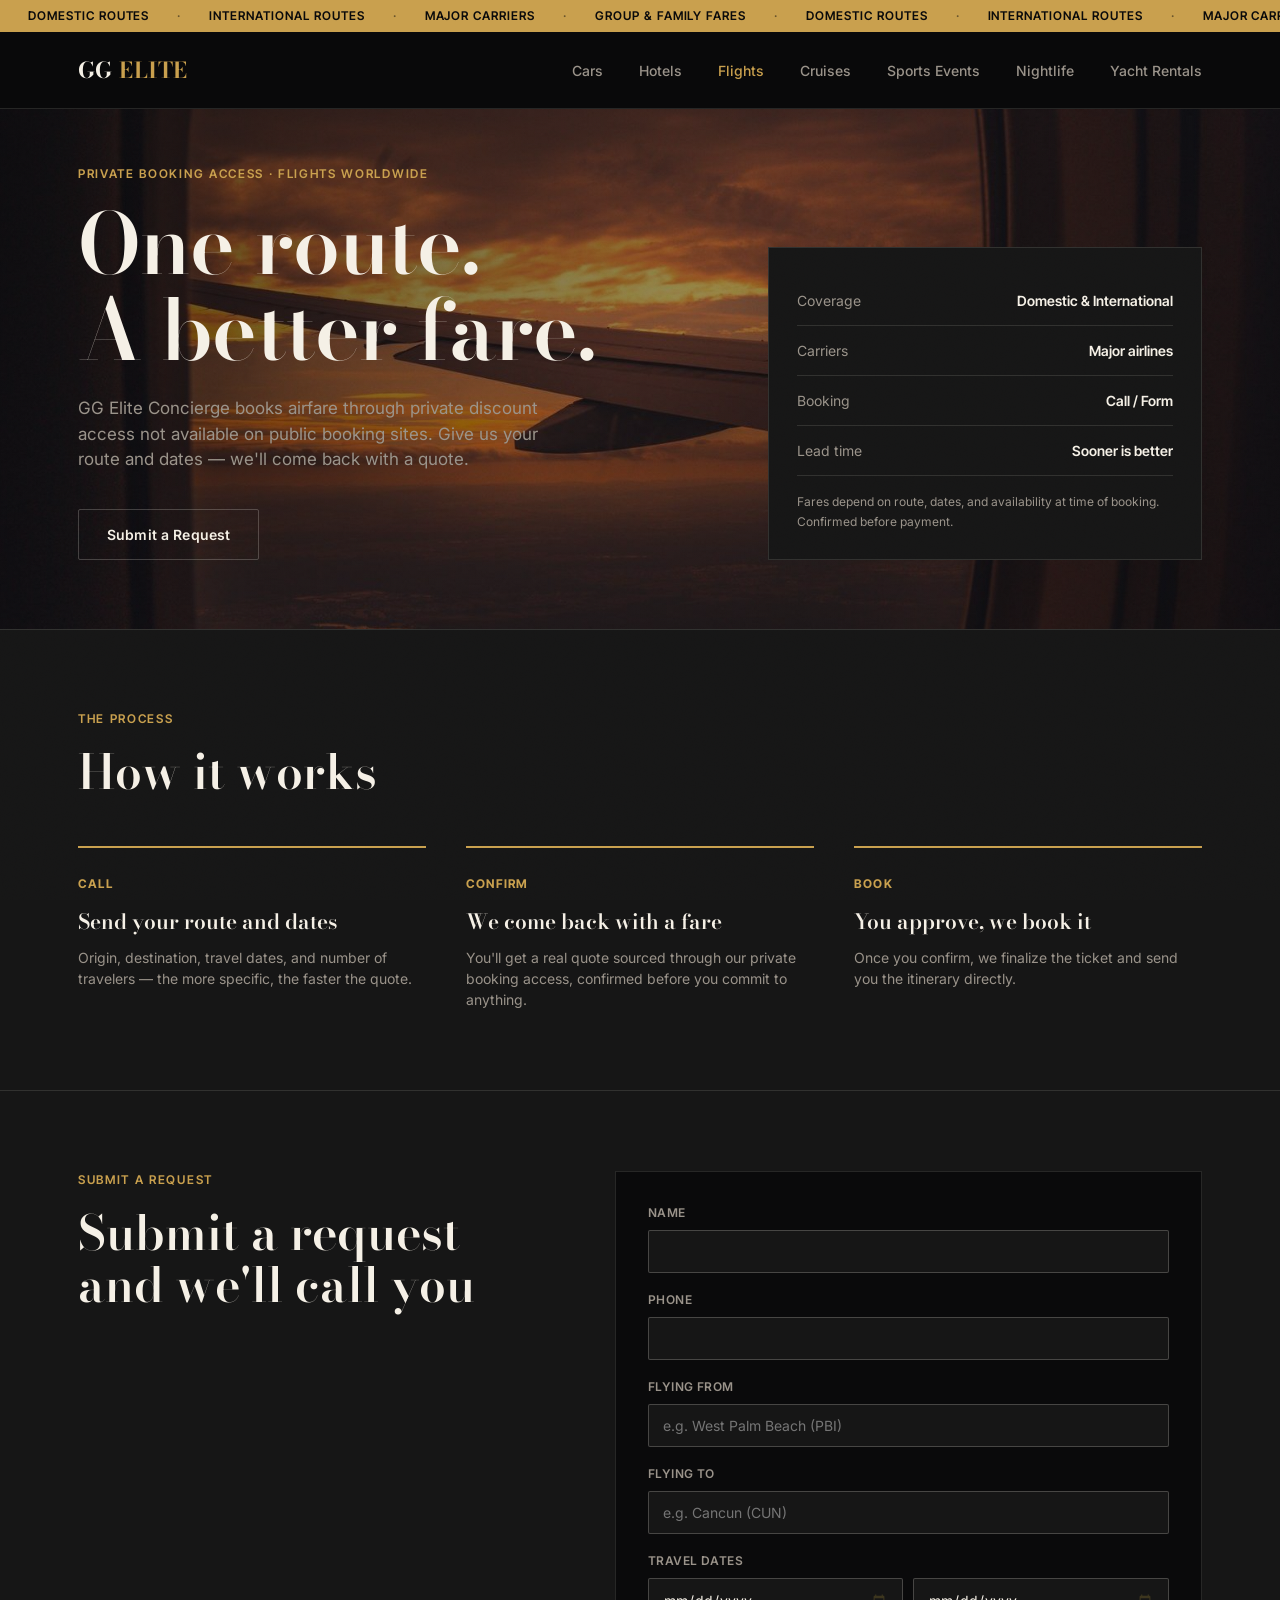
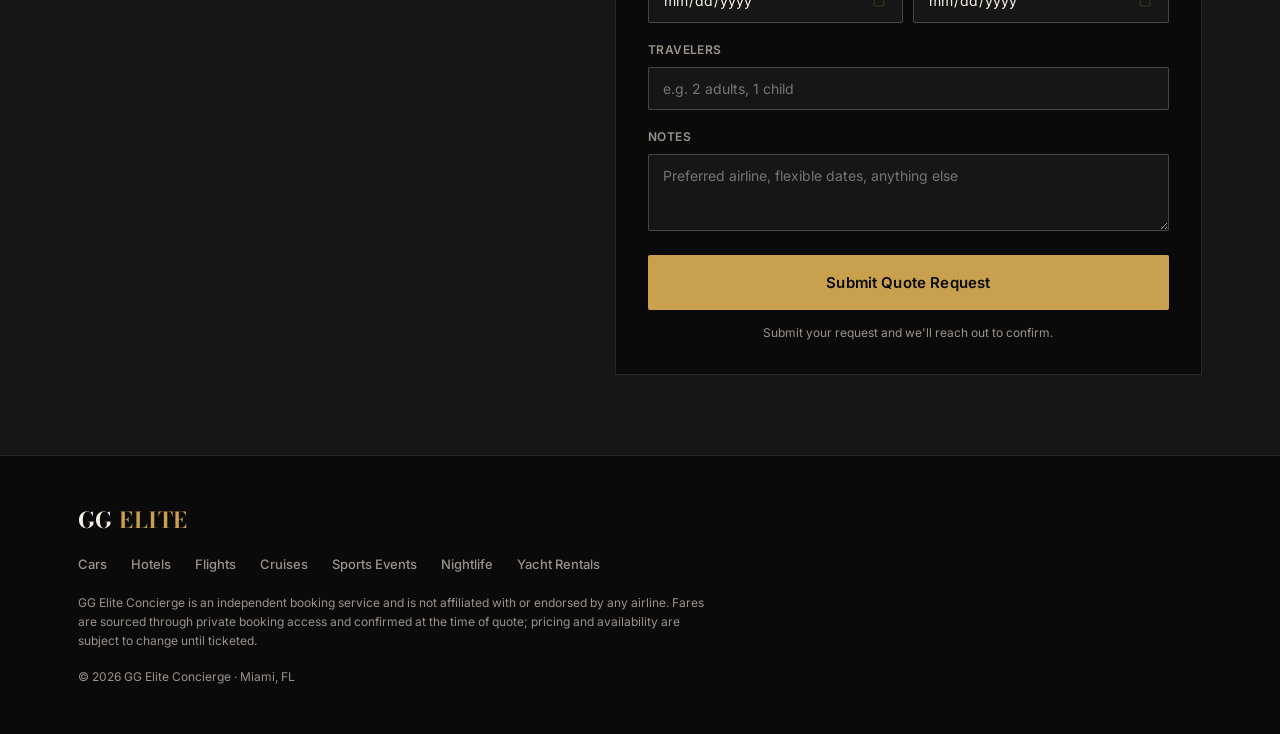
<file: flights.html>
<!DOCTYPE html>
<html lang="en">
<head>
<meta charset="UTF-8">
<meta name="viewport" content="width=device-width, initial-scale=1.0">
<title>GG Elite Concierge — Discounted Flight Booking</title>
<meta name="description" content="GG Elite Concierge sources discounted airfare through our private booking access. Call or request a quote for your route and dates.">
<link rel="preconnect" href="https://fonts.googleapis.com">
<link rel="preconnect" href="https://fonts.gstatic.com" crossorigin>
<link href="https://fonts.googleapis.com/css2?family=Bodoni+Moda:ital,opsz,wght@0,6..96,400..900;1,6..96,400..900&family=Inter:wght@400;500;600;700&family=Inter+Tight:wght@500;600;700&display=swap" rel="stylesheet">
<style>
/* ===========================================================
   GG ELITE CONCIERGE — design tokens
   Color: ink #0A0A0B, ivory #F5F0E6, brass #C9A04E, surface #1C1C1E, mute #8A8378
   Type:  display = Bodoni Moda, body/UI = Inter, data = Inter Tight
   =========================================================== */

:root {
  --ink: #0A0A0B;
  --ivory: #F5F0E6;
  --brass: #C9A04E;
  --brass-dim: #8A6F3D;
  --surface: #161616;
  --surface-2: #1F1F1E;
  --line: rgba(245, 240, 230, 0.12);
  --line-strong: rgba(245, 240, 230, 0.22);
  --mute: #9A938A;

  --display: 'Bodoni Moda', 'Times New Roman', serif;
  --body: 'Inter', system-ui, sans-serif;
  --data: 'Inter Tight', 'Inter', system-ui, sans-serif;

  --container: 1180px;
}

* { box-sizing: border-box; }
html { scroll-behavior: smooth; }

body {
  margin: 0;
  background: var(--ink);
  color: var(--ivory);
  font-family: var(--body);
  -webkit-font-smoothing: antialiased;
  line-height: 1.5;
}

a { color: inherit; text-decoration: none; }
ul, ol { margin: 0; padding: 0; }

.wrap {
  max-width: var(--container);
  margin: 0 auto;
  padding: 0 28px;
}

/* subtle film-grain overlay for texture, very low opacity */
.grain {
  position: fixed;
  inset: 0;
  pointer-events: none;
  z-index: 5;
  opacity: 0.035;
  background-image: url("data:image/svg+xml,%3Csvg xmlns='http://www.w3.org/2000/svg' width='160' height='160'%3E%3Cfilter id='n'%3E%3CfeTurbulence type='fractalNoise' baseFrequency='0.9' numOctaves='2' stitchTiles='stitch'/%3E%3C/filter%3E%3Crect width='100%25' height='100%25' filter='url(%23n)'/%3E%3C/svg%3E");
  mix-blend-mode: overlay;
}

:focus-visible {
  outline: 2px solid var(--brass);
  outline-offset: 3px;
}

@media (prefers-reduced-motion: reduce) {
  * { animation-duration: 0.001ms !important; animation-iteration-count: 1 !important; transition-duration: 0.001ms !important; }
}

/* ===== TICKER ===== */
.ticker-wrap {
  background: var(--brass);
  color: var(--ink);
  overflow: hidden;
  white-space: nowrap;
  position: relative;
  z-index: 20;
}
.ticker {
  display: inline-flex;
  gap: 28px;
  padding: 7px 0;
  font-family: var(--data);
  font-weight: 600;
  font-size: 12px;
  letter-spacing: 0.08em;
  text-transform: uppercase;
  animation: scrollTicker 32s linear infinite;
  padding-left: 28px;
}
.ticker .dot { opacity: 0.5; }
@keyframes scrollTicker {
  from { transform: translateX(0); }
  to { transform: translateX(-50%); }
}

/* ===== HEADER ===== */
.site-header {
  position: sticky;
  top: 0;
  z-index: 30;
  background: rgba(10, 10, 11, 0.85);
  backdrop-filter: blur(10px);
  border-bottom: 1px solid var(--line);
}
.header-inner {
  display: flex;
  align-items: center;
  justify-content: space-between;
  height: 76px;
}
.wordmark {
  font-family: var(--display);
  font-weight: 700;
  font-size: 22px;
  letter-spacing: 0.02em;
}
.wordmark span { color: var(--brass); }

.primary-nav {
  display: flex;
  gap: 36px;
  font-size: 14px;
  font-weight: 500;
}
.primary-nav a {
  color: var(--mute);
  transition: color 0.2s ease;
}
.primary-nav a:hover { color: var(--ivory); }
.primary-nav a.is-current { color: var(--brass); }

.header-call {
  border: 1px solid var(--brass-dim);
  color: var(--brass);
  font-size: 13px;
  font-weight: 600;
  padding: 9px 18px;
  border-radius: 2px;
  letter-spacing: 0.02em;
  transition: all 0.2s ease;
}
.header-call:hover { background: var(--brass); color: var(--ink); }

@media (max-width: 860px) {
  .primary-nav { display: none; }
}

/* ===== BUTTONS ===== */
.btn {
  display: inline-flex;
  align-items: center;
  justify-content: center;
  font-family: var(--body);
  font-weight: 600;
  font-size: 14px;
  letter-spacing: 0.01em;
  padding: 14px 28px;
  border-radius: 2px;
  border: 1px solid transparent;
  cursor: pointer;
  transition: all 0.2s ease;
}
.btn-primary { background: var(--brass); color: var(--ink); }
.btn-primary:hover { background: #DCB766; }
.btn-ghost { border-color: var(--line-strong); color: var(--ivory); }
.btn-ghost:hover { border-color: var(--brass); color: var(--brass); }
.btn-large { padding: 17px 32px; font-size: 15px; width: 100%; }
.btn-small { padding: 9px 16px; font-size: 12px; }

/* ===== HERO ===== */
.hero { padding: 96px 0 80px; }
.hero-compact { padding: 56px 0 64px; }
.hero-grid {
  display: grid;
  grid-template-columns: 1.3fr 0.9fr;
  gap: 64px;
  align-items: end;
}
.eyebrow {
  font-family: var(--data);
  font-size: 12px;
  font-weight: 600;
  letter-spacing: 0.14em;
  text-transform: uppercase;
  color: var(--brass);
  margin: 0 0 18px;
}
.hero-copy h1 {
  font-family: var(--display);
  font-size: clamp(48px, 7vw, 84px);
  line-height: 1.02;
  font-weight: 600;
  margin: 0 0 24px;
  letter-spacing: -0.01em;
}
.hero-sub {
  font-size: 17px;
  color: var(--mute);
  max-width: 480px;
  margin: 0 0 36px;
}
.hero-actions { display: flex; gap: 16px; flex-wrap: wrap; }

.hero-panel {
  background: var(--surface);
  border: 1px solid var(--line);
  padding: 28px;
}
.panel-row {
  display: flex;
  justify-content: space-between;
  padding: 14px 0;
  border-bottom: 1px solid var(--line);
  font-size: 14px;
}
.panel-row span { color: var(--mute); }
.panel-row strong { font-family: var(--data); font-weight: 600; }
.panel-row:last-of-type { border-bottom: none; }
.panel-foot {
  margin-top: 16px;
  font-size: 12px;
  color: var(--mute);
  line-height: 1.6;
}

@media (max-width: 860px) {
  .hero-grid { grid-template-columns: 1fr; }
}

/* ===== SECTION HEAD ===== */
.section-head { max-width: 620px; margin-bottom: 48px; }
.section-head h2 {
  font-family: var(--display);
  font-size: clamp(32px, 4.5vw, 48px);
  font-weight: 600;
  margin: 0 0 14px;
  line-height: 1.08;
}
.section-sub { color: var(--mute); font-size: 15px; margin: 0; }

/* ===== FLEET ===== */
.fleet { padding: 80px 0; border-top: 1px solid var(--line); }

.fleet-filter {
  display: flex;
  gap: 10px;
  margin-bottom: 36px;
  flex-wrap: wrap;
}
.filter-btn {
  font-family: var(--data);
  font-size: 12px;
  font-weight: 600;
  letter-spacing: 0.05em;
  text-transform: uppercase;
  background: transparent;
  border: 1px solid var(--line-strong);
  color: var(--mute);
  padding: 9px 16px;
  border-radius: 2px;
  cursor: pointer;
  transition: all 0.2s ease;
}
.filter-btn:hover { color: var(--ivory); border-color: var(--ivory); }
.filter-btn.is-active { background: var(--brass); border-color: var(--brass); color: var(--ink); }

.fleet-grid {
  display: grid;
  grid-template-columns: repeat(3, 1fr);
  gap: 1px;
  background: var(--line);
  border: 1px solid var(--line);
}

.lot-card {
  background: var(--ink);
  padding: 0;
  display: flex;
  flex-direction: column;
  min-height: 320px;
}

/* simple-card: used on theme-parks / cruises / events where there's no photo */
.simple-card { min-height: 0; }
.simple-card .lot-card-body { padding-top: 26px; }
.simple-card .lot-name { margin-top: 0; }

.lot-photo {
  position: relative;
  width: 100%;
  aspect-ratio: 16 / 10;
  overflow: hidden;
  background: var(--surface-2);
  border-bottom: 1px solid var(--line);
}
.lot-photo img {
  width: 100%;
  height: 100%;
  object-fit: cover;
  display: block;
  filter: saturate(0.92) contrast(1.04);
  transition: transform 0.5s ease, filter 0.5s ease;
}
.lot-card:hover .lot-photo img {
  transform: scale(1.04);
  filter: saturate(1) contrast(1.04);
}
.lot-photo-num {
  position: absolute;
  top: 12px;
  left: 12px;
  background: rgba(10, 10, 11, 0.78);
  border: 1px solid rgba(245, 240, 230, 0.25);
  color: var(--brass);
  font-family: var(--data);
  font-size: 11px;
  font-weight: 700;
  letter-spacing: 0.1em;
  padding: 5px 10px;
  backdrop-filter: blur(4px);
}
.lot-card-body {
  padding: 22px 26px 26px;
  display: flex;
  flex-direction: column;
  flex-grow: 1;
}
.lot-card-top {
  display: flex;
  justify-content: flex-end;
  margin-bottom: 10px;
}
.lot-num {
  font-family: var(--data);
  font-size: 12px;
  font-weight: 700;
  letter-spacing: 0.1em;
  color: var(--brass);
}
.lot-year {
  font-family: var(--data);
  font-size: 12px;
  color: var(--mute);
}
.lot-name {
  font-family: var(--display);
  font-size: 22px;
  font-weight: 600;
  margin: 0 0 4px;
  line-height: 1.15;
}
.lot-color {
  font-size: 13px;
  color: var(--mute);
  margin: 0 0 18px;
}
.lot-specs {
  display: flex;
  gap: 18px;
  margin: 0 0 16px;
  padding: 14px 0;
  border-top: 1px solid var(--line);
  border-bottom: 1px solid var(--line);
}
.lot-specs div { display: flex; flex-direction: column; gap: 3px; }
.lot-specs dt {
  font-family: var(--data);
  font-size: 10px;
  letter-spacing: 0.08em;
  text-transform: uppercase;
  color: var(--mute);
}
.lot-specs dd {
  margin: 0;
  font-family: var(--data);
  font-size: 13px;
  font-weight: 600;
}
.lot-note {
  font-size: 13px;
  color: var(--mute);
  flex-grow: 1;
  margin: 0 0 20px;
  line-height: 1.5;
}
.lot-foot {
  display: flex;
}
.lot-foot .btn { width: 100%; text-align: center; }

@media (max-width: 980px) {
  .fleet-grid { grid-template-columns: repeat(2, 1fr); }
}
@media (max-width: 640px) {
  .fleet-grid { grid-template-columns: 1fr; }
}

/* ===== CATEGORY GRID (homepage hub) ===== */
.category-grid {
  display: grid;
  grid-template-columns: repeat(3, 1fr);
  gap: 1px;
  background: var(--line);
  border: 1px solid var(--line);
}
.category-card {
  background: var(--ink);
  padding: 32px 28px;
  display: flex;
  flex-direction: column;
  transition: background 0.2s ease;
}
.category-card:hover { background: var(--surface); }
.category-eyebrow {
  font-family: var(--data);
  font-size: 13px;
  font-weight: 700;
  letter-spacing: 0.08em;
  color: var(--brass);
  margin-bottom: 18px;
}
.category-card h3 {
  font-family: var(--display);
  font-size: 23px;
  font-weight: 600;
  margin: 0 0 10px;
  line-height: 1.15;
}
.category-card p {
  font-size: 14px;
  color: var(--mute);
  margin: 0 0 22px;
  flex-grow: 1;
  line-height: 1.55;
}
.category-link {
  font-family: var(--data);
  font-size: 13px;
  font-weight: 600;
  color: var(--ivory);
  transition: color 0.2s ease;
}
.category-card:hover .category-link { color: var(--brass); }

@media (max-width: 980px) {
  .category-grid { grid-template-columns: repeat(2, 1fr); }
}
@media (max-width: 640px) {
  .category-grid { grid-template-columns: 1fr; }
}

/* ===== HOW IT WORKS ===== */
.how { padding: 80px 0; border-top: 1px solid var(--line); background: var(--surface); }
.how-steps {
  display: grid;
  grid-template-columns: repeat(3, 1fr);
  gap: 40px;
}
.how-step { border-top: 2px solid var(--brass); padding-top: 22px; }
.step-mark {
  font-family: var(--data);
  font-size: 12px;
  font-weight: 700;
  letter-spacing: 0.1em;
  text-transform: uppercase;
  color: var(--brass);
}
.how-step h3 {
  font-family: var(--display);
  font-size: 21px;
  font-weight: 600;
  margin: 12px 0 10px;
}
.how-step p { color: var(--mute); font-size: 14px; margin: 0; }

@media (max-width: 860px) {
  .how-steps { grid-template-columns: 1fr; gap: 28px; }
}

/* ===== EVENTS ===== */
.events { padding: 80px 0; border-top: 1px solid var(--line); }
.events-grid {
  display: grid;
  grid-template-columns: 1.2fr 0.8fr;
  gap: 56px;
  align-items: center;
}
.events-copy h2 {
  font-family: var(--display);
  font-size: clamp(28px, 4vw, 40px);
  font-weight: 600;
  margin: 0 0 18px;
  line-height: 1.1;
}
.events-copy p { color: var(--mute); font-size: 15px; max-width: 480px; margin: 0 0 28px; }

.events-card {
  background: var(--surface);
  border: 1px solid var(--line);
  padding: 28px;
}
.events-card-label {
  font-family: var(--data);
  font-size: 11px;
  letter-spacing: 0.08em;
  text-transform: uppercase;
  color: var(--brass);
  margin: 0 0 16px;
}
.events-row {
  display: flex;
  justify-content: space-between;
  font-size: 14px;
  padding: 12px 0;
  border-bottom: 1px solid var(--line);
}
.events-row:last-child { border-bottom: none; }
.events-row span:first-child { color: var(--mute); }
.events-row span:last-child { font-family: var(--data); font-weight: 600; text-align: right; }

@media (max-width: 860px) {
  .events-grid { grid-template-columns: 1fr; }
}

/* ===== BOOK ===== */
.book { padding: 80px 0; border-top: 1px solid var(--line); background: var(--surface); }
.book-grid {
  display: grid;
  grid-template-columns: 0.9fr 1.1fr;
  gap: 56px;
}
.book-panel {
  background: var(--ink);
  border: 1px solid var(--line);
  padding: 32px;
}
.book-or {
  text-align: center;
  color: var(--mute);
  font-size: 12px;
  letter-spacing: 0.1em;
  text-transform: uppercase;
  margin: 22px 0;
}
.field-row { margin-bottom: 18px; }
.field-row label {
  display: block;
  font-size: 12px;
  font-weight: 600;
  letter-spacing: 0.04em;
  text-transform: uppercase;
  color: var(--mute);
  margin-bottom: 8px;
}
.field-row input,
.field-row select,
.field-row textarea {
  width: 100%;
  background: var(--surface);
  border: 1px solid var(--line-strong);
  color: var(--ivory);
  padding: 12px 14px;
  font-family: var(--body);
  font-size: 14px;
  border-radius: 2px;
}
.field-row input:focus,
.field-row select:focus,
.field-row textarea:focus {
  outline: none;
  border-color: var(--brass);
}
.form-note {
  font-size: 12px;
  color: var(--mute);
  text-align: center;
  margin: 14px 0 0;
}
.form-note-success { color: var(--brass); }
.form-note-error { color: #D87C5A; }

@media (max-width: 860px) {
  .book-grid { grid-template-columns: 1fr; }
}

/* ===== FOOTER ===== */
.site-footer { padding: 48px 0; border-top: 1px solid var(--line); }
.footer-inner { display: flex; flex-direction: column; gap: 18px; }
.footer-nav {
  display: flex;
  flex-wrap: wrap;
  gap: 24px;
  font-size: 13px;
  font-weight: 500;
}
.footer-nav a { color: var(--mute); transition: color 0.2s ease; }
.footer-nav a:hover { color: var(--brass); }
.footer-disclosure {
  font-size: 12px;
  color: var(--mute);
  max-width: 640px;
  line-height: 1.6;
  margin: 0;
}
.footer-copy { font-size: 12px; color: var(--mute); margin: 0; }

/* ===== DATE PICKER STYLING ===== */
input[type="date"] {
  width: 100%;
  background: var(--surface);
  border: 1px solid var(--line-strong);
  color: var(--ivory);
  padding: 12px 14px;
  font-family: var(--body);
  font-size: 14px;
  border-radius: 2px;
  cursor: pointer;
}
input[type="date"]:focus {
  outline: none;
  border-color: var(--brass);
}
input[type="date"]::-webkit-calendar-picker-indicator {
  filter: invert(0.8) sepia(1) saturate(2) hue-rotate(10deg);
  cursor: pointer;
  opacity: 0.8;
}
input[type="date"]::-webkit-calendar-picker-indicator:hover {
  opacity: 1;
}

/* ===========================================================
   GG ELITE — PHOTO HERO BACKGROUNDS
   Real photos per page, dark overlay keeps text readable.
   Photos referenced from root of repo.
   =========================================================== */

.hero {
  position: relative;
  overflow: hidden;
  min-height: 520px;
}

/* Photo layer */
.hero::before {
  content: '';
  position: absolute;
  inset: 0;
  z-index: 0;
  background-size: cover;
  background-position: center;
  background-repeat: no-repeat;
  transform: scale(1.03);
  transition: transform 8s ease;
}

.hero:hover::before {
  transform: scale(1.0);
}

/* Dark overlay — keeps all text readable over any photo */
.hero::after {
  content: '';
  position: absolute;
  inset: 0;
  z-index: 1;
  pointer-events: none;
  background: linear-gradient(
    135deg,
    rgba(10,10,11,0.72) 0%,
    rgba(10,10,11,0.42) 50%,
    rgba(10,10,11,0.60) 100%
  );
}

/* Hero content above overlay */
.hero .wrap { position: relative; z-index: 2; }

/* ── HOMEPAGE — Miami skyline purple night ── */
body.scene-home .hero::before {
  background-image: url('bg-home.jpg');
  background-position: center center;
}

/* ── CARS — city light trails night road ── */
body.scene-cars .hero::before {
  background-image: url('bg-cars.jpg');
  background-position: center 40%;
}

/* ── FLIGHTS — airplane window sunset ── */
body.scene-flights .hero::before {
  background-image: url('bg-flights.jpg');
  background-position: center center;
}

/* ── CRUISES — cruise ship orange sunset ── */
body.scene-cruises .hero::before {
  background-image: url('bg-cruises.jpg');
  background-position: center center;
}

/* ── SPORTS — stadium night lights ── */
body.scene-sports .hero::before {
  background-image: url('bg-sports.jpg');
  background-position: center 30%;
}

/* ── HOTELS — luxury hotel towers at night ── */
body.scene-hotels .hero::before {
  background-image: url('bg-hotels.jpg');
  background-position: center center;
}

/* ── NIGHTLIFE — South Beach night scene ── */
body.scene-nightlife .hero::before {
  background-image: url('bg-nightlife.jpg');
  background-position: center center;
}

/* ── YACHTS — Miami marina sunset ── */
body.scene-yachts .hero::before {
  background-image: url('bg-yachts.jpg');
  background-position: center 60%;
}

/* Respect reduced motion */
@media (prefers-reduced-motion: reduce) {
  .hero::before { transform: none !important; transition: none !important; }
}

</style>
</head>
<body class="scene-flights">

<div class="grain"></div>

<div class="ticker-wrap" aria-hidden="true">
  <div class="ticker">
    <span>DOMESTIC ROUTES</span><span class="dot">·</span>
    <span>INTERNATIONAL ROUTES</span><span class="dot">·</span>
    <span>MAJOR CARRIERS</span><span class="dot">·</span>
    <span>GROUP &amp; FAMILY FARES</span><span class="dot">·</span>
    <span>DOMESTIC ROUTES</span><span class="dot">·</span>
    <span>INTERNATIONAL ROUTES</span><span class="dot">·</span>
    <span>MAJOR CARRIERS</span><span class="dot">·</span>
    <span>GROUP &amp; FAMILY FARES</span>
  </div>
</div>

<header class="site-header">
  <div class="wrap header-inner">
    <a href="index.html" class="wordmark">GG <span>ELITE</span></a>
    <nav class="primary-nav">
      <a href="cars.html">Cars</a>
      <a href="hotels.html">Hotels</a>
      <a href="flights.html" class="is-current">Flights</a>
      <a href="cruises.html">Cruises</a>
      <a href="events.html">Sports Events</a>
      <a href="nightlife.html">Nightlife</a>
      <a href="yachts.html">Yacht Rentals</a>
    </nav>
  </div>
</header>

<section class="hero hero-compact">
  <div class="wrap hero-grid">
    <div class="hero-copy">
      <p class="eyebrow">Private Booking Access · Flights Worldwide</p>
      <h1>One route.<br>A better fare.</h1>
      <p class="hero-sub">GG Elite Concierge books airfare through private discount access not available on public booking sites. Give us your route and dates — we'll come back with a quote.</p>
      <div class="hero-actions">
        <a href="#request" class="btn btn-ghost">Submit a Request</a>
      </div>
    </div>
    <div class="hero-panel">
      <div class="panel-row"><span>Coverage</span><strong>Domestic &amp; International</strong></div>
      <div class="panel-row"><span>Carriers</span><strong>Major airlines</strong></div>
      <div class="panel-row"><span>Booking</span><strong>Call / Form</strong></div>
      <div class="panel-row"><span>Lead time</span><strong>Sooner is better</strong></div>
      <div class="panel-foot">Fares depend on route, dates, and availability at time of booking. Confirmed before payment.</div>
    </div>
  </div>
</section>

<section class="how" id="how">
  <div class="wrap how-grid">
    <div class="section-head">
      <p class="eyebrow">The Process</p>
      <h2>How it works</h2>
    </div>
    <div class="how-steps">
      <div class="how-step">
        <span class="step-mark">Call</span>
        <h3>Send your route and dates</h3>
        <p>Origin, destination, travel dates, and number of travelers — the more specific, the faster the quote.</p>
      </div>
      <div class="how-step">
        <span class="step-mark">Confirm</span>
        <h3>We come back with a fare</h3>
        <p>You'll get a real quote sourced through our private booking access, confirmed before you commit to anything.</p>
      </div>
      <div class="how-step">
        <span class="step-mark">Book</span>
        <h3>You approve, we book it</h3>
        <p>Once you confirm, we finalize the ticket and send you the itinerary directly.</p>
      </div>
    </div>
  </div>
</section>

<section class="book" id="request">
  <div class="wrap book-grid">
    <div class="section-head">
      <p class="eyebrow">Submit a Request</p>
      <h2>Submit a request<br>and we'll call you</h2>
    </div>
    <div class="book-panel">
      <form class="book-form" id="requestForm" action="https://formspree.io/f/xrevwnbg" method="POST">
        <input type="hidden" name="_subject" value="New FLIGHT quote request — GG Elite Concierge">
        <div class="field-row">
          <label for="name">Name</label>
          <input type="text" id="name" name="name" required>
        </div>
        <div class="field-row">
          <label for="phone">Phone</label>
          <input type="tel" id="phone" name="phone" required>
        </div>
        <div class="field-row">
          <label for="origin">Flying From</label>
          <input type="text" id="origin" name="origin" placeholder="e.g. West Palm Beach (PBI)">
        </div>
        <div class="field-row">
          <label for="destination">Flying To</label>
          <input type="text" id="destination" name="destination" placeholder="e.g. Cancun (CUN)">
        </div>
        <div class="field-row">
          <label>Travel Dates</label>
          <div style="display:flex;gap:10px;">
            <input type="date" id="depart" name="depart" style="color-scheme:dark;flex:1;" placeholder="Depart">
            <input type="date" id="return_date" name="return_date" style="color-scheme:dark;flex:1;" placeholder="Return">
          </div>
        </div>
        <div class="field-row">
          <label for="travelers">Travelers</label>
          <input type="text" id="travelers" name="travelers" placeholder="e.g. 2 adults, 1 child">
        </div>
        <div class="field-row">
          <label for="notes">Notes</label>
          <textarea id="notes" name="notes" rows="3" placeholder="Preferred airline, flexible dates, anything else"></textarea>
        </div>
        <button type="submit" class="btn btn-primary btn-large">Submit Quote Request</button>
        <p class="form-note" id="formNote">Submit your request and we'll reach out to confirm.</p>
      </form>
    </div>
  </div>
</section>

<footer class="site-footer">
  <div class="wrap footer-inner">
    <div class="wordmark">GG <span>ELITE</span></div>
    <nav class="footer-nav">
      <a href="cars.html">Cars</a>
      <a href="hotels.html">Hotels</a>
      <a href="flights.html">Flights</a>
      <a href="cruises.html">Cruises</a>
      <a href="events.html">Sports Events</a>
      <a href="nightlife.html">Nightlife</a>
      <a href="yachts.html">Yacht Rentals</a>
    </nav>
    <p class="footer-disclosure">GG Elite Concierge is an independent booking service and is not affiliated with or endorsed by any airline. Fares are sourced through private booking access and confirmed at the time of quote; pricing and availability are subject to change until ticketed.</p>
    <p class="footer-copy">© 2026 GG Elite Concierge · Miami, FL</p>
  </div>
</footer>

<script>
// GG Elite Concierge — Shared category-page form handler
// Used by flights.html, theme-parks.html, cruises.html, events.html

(function () {
  const form = document.getElementById('requestForm');
  if (!form) return;

  const note = document.getElementById('formNote');
  const submitBtn = form.querySelector('button[type="submit"]');

  form.addEventListener('submit', (e) => {
    e.preventDefault();
    submitBtn.disabled = true;
    const originalLabel = submitBtn.textContent;
    submitBtn.textContent = 'Sending…';
    note.textContent = '';
    note.classList.remove('form-note-success', 'form-note-error');

    fetch(form.action, {
      method: 'POST',
      body: new FormData(form),
      headers: { Accept: 'application/json' }
    })
      .then((res) => {
        if (res.ok) {
          note.textContent = 'Request received — we\'ll reach out shortly to confirm.';
          note.classList.add('form-note-success');
          form.reset();
        } else {
          throw new Error('Submission failed');
        }
      })
      .catch(() => {
        note.textContent = 'Something went wrong sending that — please call us directly instead.';
        note.classList.add('form-note-error');
      })
      .finally(() => {
        submitBtn.disabled = false;
        submitBtn.textContent = originalLabel;
      });
  });

  // pre-fill "item of interest" select if a card's button was clicked
  document.addEventListener('click', (e) => {
    const target = e.target.closest('.select-item');
    if (!target) return;
    const val = target.dataset.itemName;
    const select = document.getElementById('itemSelect');
    if (select && val) {
      for (const opt of select.options) {
        if (opt.value === val) {
          select.value = val;
          break;
        }
      }
    }
    setTimeout(() => {
      const nameField = document.getElementById('name');
      if (nameField) nameField.focus();
    }, 450);
  });
})();

</script>
</body>
</html>
</file>
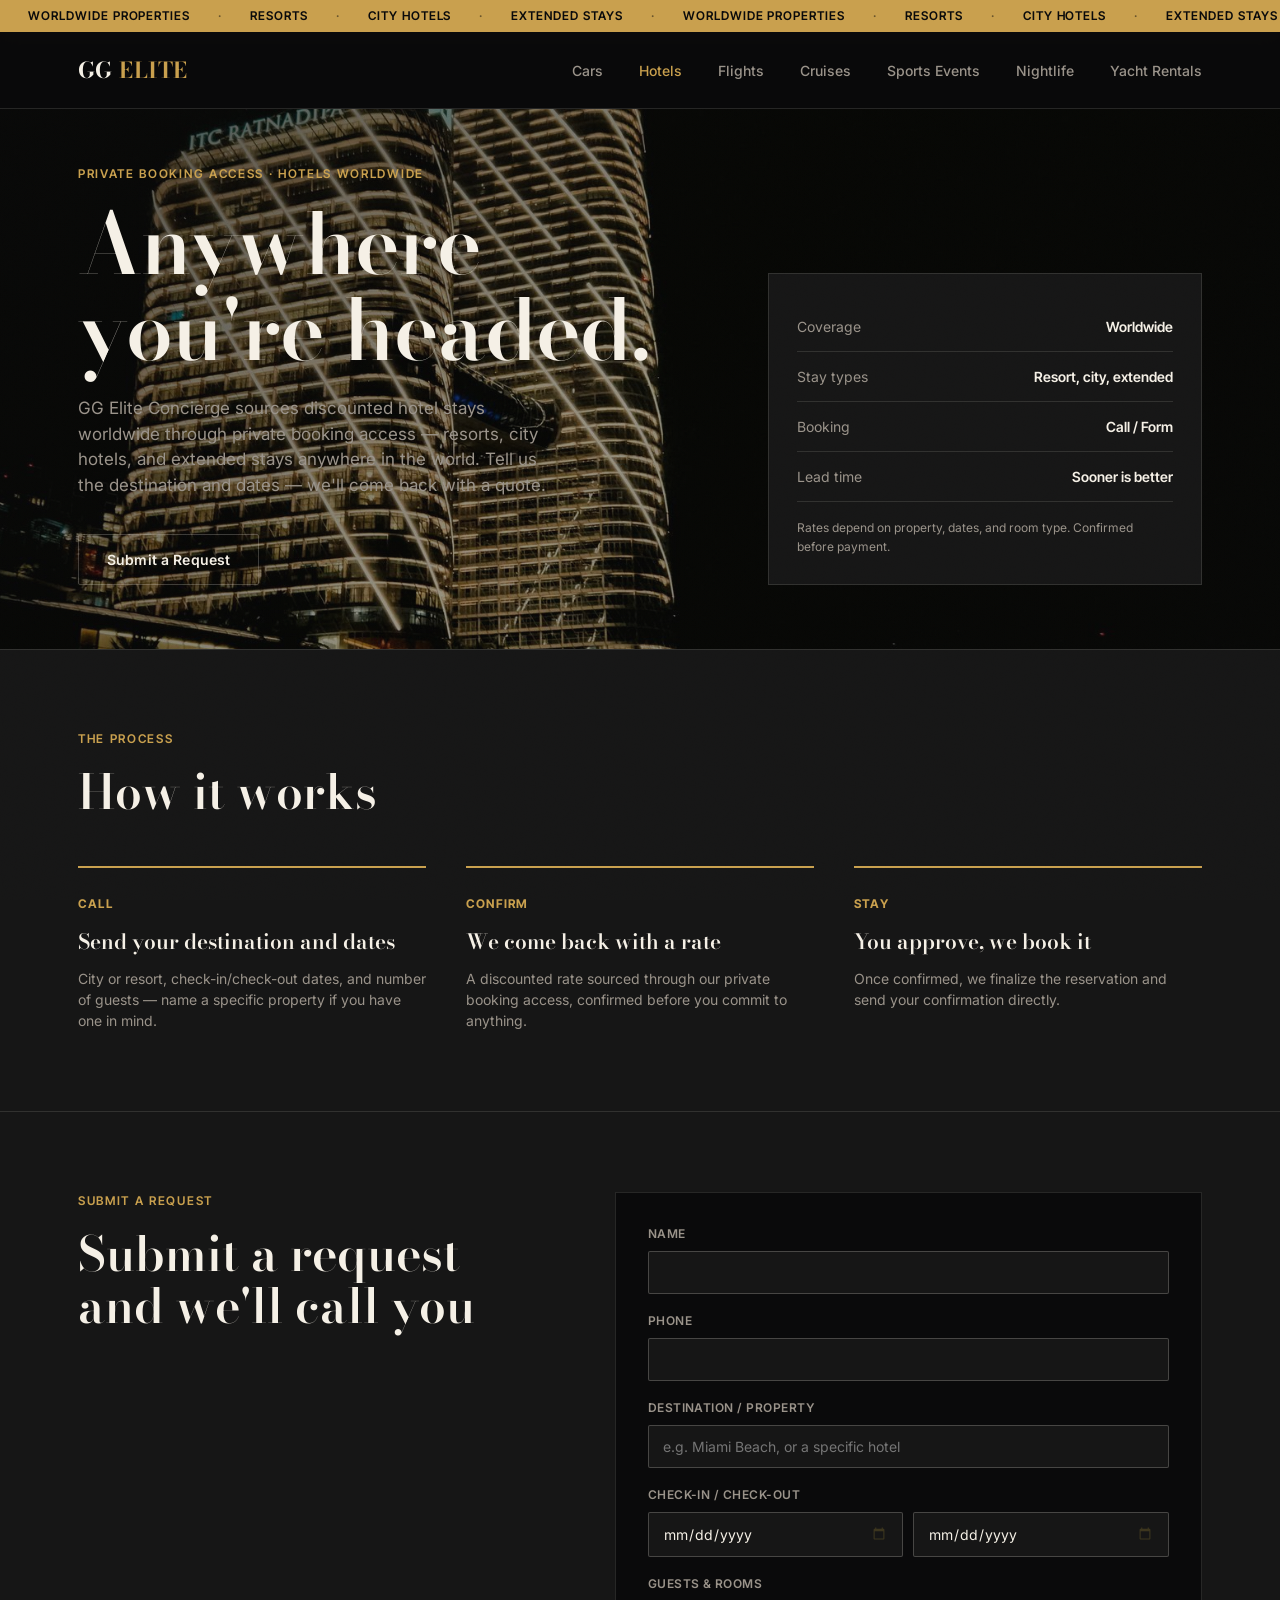
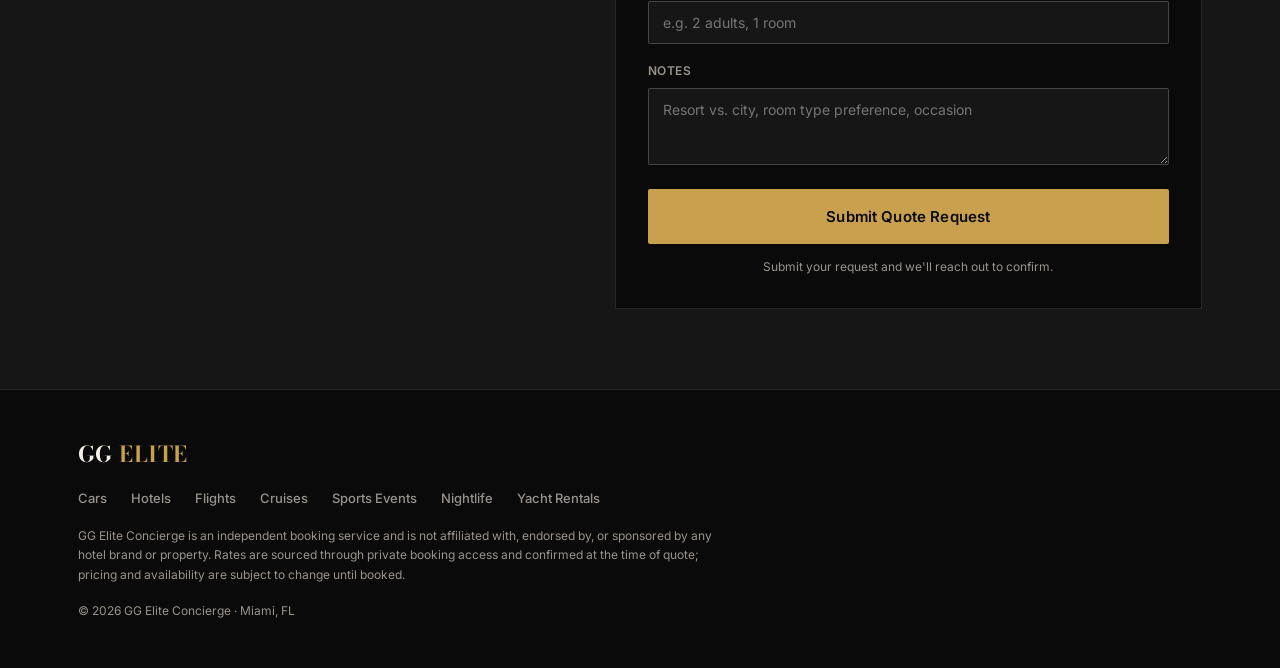
<file: hotels.html>
<!DOCTYPE html>
<html lang="en">
<head>
<meta charset="UTF-8">
<meta name="viewport" content="width=device-width, initial-scale=1.0">
<title>GG Elite Concierge — Discounted Hotel Booking</title>
<meta name="description" content="GG Elite Concierge sources discounted hotel stays worldwide through private booking access. Call or request a quote for your dates.">
<link rel="preconnect" href="https://fonts.googleapis.com">
<link rel="preconnect" href="https://fonts.gstatic.com" crossorigin>
<link href="https://fonts.googleapis.com/css2?family=Bodoni+Moda:ital,opsz,wght@0,6..96,400..900;1,6..96,400..900&family=Inter:wght@400;500;600;700&family=Inter+Tight:wght@500;600;700&display=swap" rel="stylesheet">
<style>
/* ===========================================================
   GG ELITE CONCIERGE — design tokens
   Color: ink #0A0A0B, ivory #F5F0E6, brass #C9A04E, surface #1C1C1E, mute #8A8378
   Type:  display = Bodoni Moda, body/UI = Inter, data = Inter Tight
   =========================================================== */

:root {
  --ink: #0A0A0B;
  --ivory: #F5F0E6;
  --brass: #C9A04E;
  --brass-dim: #8A6F3D;
  --surface: #161616;
  --surface-2: #1F1F1E;
  --line: rgba(245, 240, 230, 0.12);
  --line-strong: rgba(245, 240, 230, 0.22);
  --mute: #9A938A;

  --display: 'Bodoni Moda', 'Times New Roman', serif;
  --body: 'Inter', system-ui, sans-serif;
  --data: 'Inter Tight', 'Inter', system-ui, sans-serif;

  --container: 1180px;
}

* { box-sizing: border-box; }
html { scroll-behavior: smooth; }

body {
  margin: 0;
  background: var(--ink);
  color: var(--ivory);
  font-family: var(--body);
  -webkit-font-smoothing: antialiased;
  line-height: 1.5;
}

a { color: inherit; text-decoration: none; }
ul, ol { margin: 0; padding: 0; }

.wrap {
  max-width: var(--container);
  margin: 0 auto;
  padding: 0 28px;
}

/* subtle film-grain overlay for texture, very low opacity */
.grain {
  position: fixed;
  inset: 0;
  pointer-events: none;
  z-index: 5;
  opacity: 0.035;
  background-image: url("data:image/svg+xml,%3Csvg xmlns='http://www.w3.org/2000/svg' width='160' height='160'%3E%3Cfilter id='n'%3E%3CfeTurbulence type='fractalNoise' baseFrequency='0.9' numOctaves='2' stitchTiles='stitch'/%3E%3C/filter%3E%3Crect width='100%25' height='100%25' filter='url(%23n)'/%3E%3C/svg%3E");
  mix-blend-mode: overlay;
}

:focus-visible {
  outline: 2px solid var(--brass);
  outline-offset: 3px;
}

@media (prefers-reduced-motion: reduce) {
  * { animation-duration: 0.001ms !important; animation-iteration-count: 1 !important; transition-duration: 0.001ms !important; }
}

/* ===== TICKER ===== */
.ticker-wrap {
  background: var(--brass);
  color: var(--ink);
  overflow: hidden;
  white-space: nowrap;
  position: relative;
  z-index: 20;
}
.ticker {
  display: inline-flex;
  gap: 28px;
  padding: 7px 0;
  font-family: var(--data);
  font-weight: 600;
  font-size: 12px;
  letter-spacing: 0.08em;
  text-transform: uppercase;
  animation: scrollTicker 32s linear infinite;
  padding-left: 28px;
}
.ticker .dot { opacity: 0.5; }
@keyframes scrollTicker {
  from { transform: translateX(0); }
  to { transform: translateX(-50%); }
}

/* ===== HEADER ===== */
.site-header {
  position: sticky;
  top: 0;
  z-index: 30;
  background: rgba(10, 10, 11, 0.85);
  backdrop-filter: blur(10px);
  border-bottom: 1px solid var(--line);
}
.header-inner {
  display: flex;
  align-items: center;
  justify-content: space-between;
  height: 76px;
}
.wordmark {
  font-family: var(--display);
  font-weight: 700;
  font-size: 22px;
  letter-spacing: 0.02em;
}
.wordmark span { color: var(--brass); }

.primary-nav {
  display: flex;
  gap: 36px;
  font-size: 14px;
  font-weight: 500;
}
.primary-nav a {
  color: var(--mute);
  transition: color 0.2s ease;
}
.primary-nav a:hover { color: var(--ivory); }
.primary-nav a.is-current { color: var(--brass); }

.header-call {
  border: 1px solid var(--brass-dim);
  color: var(--brass);
  font-size: 13px;
  font-weight: 600;
  padding: 9px 18px;
  border-radius: 2px;
  letter-spacing: 0.02em;
  transition: all 0.2s ease;
}
.header-call:hover { background: var(--brass); color: var(--ink); }

@media (max-width: 860px) {
  .primary-nav { display: none; }
}

/* ===== BUTTONS ===== */
.btn {
  display: inline-flex;
  align-items: center;
  justify-content: center;
  font-family: var(--body);
  font-weight: 600;
  font-size: 14px;
  letter-spacing: 0.01em;
  padding: 14px 28px;
  border-radius: 2px;
  border: 1px solid transparent;
  cursor: pointer;
  transition: all 0.2s ease;
}
.btn-primary { background: var(--brass); color: var(--ink); }
.btn-primary:hover { background: #DCB766; }
.btn-ghost { border-color: var(--line-strong); color: var(--ivory); }
.btn-ghost:hover { border-color: var(--brass); color: var(--brass); }
.btn-large { padding: 17px 32px; font-size: 15px; width: 100%; }
.btn-small { padding: 9px 16px; font-size: 12px; }

/* ===== HERO ===== */
.hero { padding: 96px 0 80px; }
.hero-compact { padding: 56px 0 64px; }
.hero-grid {
  display: grid;
  grid-template-columns: 1.3fr 0.9fr;
  gap: 64px;
  align-items: end;
}
.eyebrow {
  font-family: var(--data);
  font-size: 12px;
  font-weight: 600;
  letter-spacing: 0.14em;
  text-transform: uppercase;
  color: var(--brass);
  margin: 0 0 18px;
}
.hero-copy h1 {
  font-family: var(--display);
  font-size: clamp(48px, 7vw, 84px);
  line-height: 1.02;
  font-weight: 600;
  margin: 0 0 24px;
  letter-spacing: -0.01em;
}
.hero-sub {
  font-size: 17px;
  color: var(--mute);
  max-width: 480px;
  margin: 0 0 36px;
}
.hero-actions { display: flex; gap: 16px; flex-wrap: wrap; }

.hero-panel {
  background: var(--surface);
  border: 1px solid var(--line);
  padding: 28px;
}
.panel-row {
  display: flex;
  justify-content: space-between;
  padding: 14px 0;
  border-bottom: 1px solid var(--line);
  font-size: 14px;
}
.panel-row span { color: var(--mute); }
.panel-row strong { font-family: var(--data); font-weight: 600; }
.panel-row:last-of-type { border-bottom: none; }
.panel-foot {
  margin-top: 16px;
  font-size: 12px;
  color: var(--mute);
  line-height: 1.6;
}

@media (max-width: 860px) {
  .hero-grid { grid-template-columns: 1fr; }
}

/* ===== SECTION HEAD ===== */
.section-head { max-width: 620px; margin-bottom: 48px; }
.section-head h2 {
  font-family: var(--display);
  font-size: clamp(32px, 4.5vw, 48px);
  font-weight: 600;
  margin: 0 0 14px;
  line-height: 1.08;
}
.section-sub { color: var(--mute); font-size: 15px; margin: 0; }

/* ===== FLEET ===== */
.fleet { padding: 80px 0; border-top: 1px solid var(--line); }

.fleet-filter {
  display: flex;
  gap: 10px;
  margin-bottom: 36px;
  flex-wrap: wrap;
}
.filter-btn {
  font-family: var(--data);
  font-size: 12px;
  font-weight: 600;
  letter-spacing: 0.05em;
  text-transform: uppercase;
  background: transparent;
  border: 1px solid var(--line-strong);
  color: var(--mute);
  padding: 9px 16px;
  border-radius: 2px;
  cursor: pointer;
  transition: all 0.2s ease;
}
.filter-btn:hover { color: var(--ivory); border-color: var(--ivory); }
.filter-btn.is-active { background: var(--brass); border-color: var(--brass); color: var(--ink); }

.fleet-grid {
  display: grid;
  grid-template-columns: repeat(3, 1fr);
  gap: 1px;
  background: var(--line);
  border: 1px solid var(--line);
}

.lot-card {
  background: var(--ink);
  padding: 0;
  display: flex;
  flex-direction: column;
  min-height: 320px;
}

/* simple-card: used on theme-parks / cruises / events where there's no photo */
.simple-card { min-height: 0; }
.simple-card .lot-card-body { padding-top: 26px; }
.simple-card .lot-name { margin-top: 0; }

.lot-photo {
  position: relative;
  width: 100%;
  aspect-ratio: 16 / 10;
  overflow: hidden;
  background: var(--surface-2);
  border-bottom: 1px solid var(--line);
}
.lot-photo img {
  width: 100%;
  height: 100%;
  object-fit: cover;
  display: block;
  filter: saturate(0.92) contrast(1.04);
  transition: transform 0.5s ease, filter 0.5s ease;
}
.lot-card:hover .lot-photo img {
  transform: scale(1.04);
  filter: saturate(1) contrast(1.04);
}
.lot-photo-num {
  position: absolute;
  top: 12px;
  left: 12px;
  background: rgba(10, 10, 11, 0.78);
  border: 1px solid rgba(245, 240, 230, 0.25);
  color: var(--brass);
  font-family: var(--data);
  font-size: 11px;
  font-weight: 700;
  letter-spacing: 0.1em;
  padding: 5px 10px;
  backdrop-filter: blur(4px);
}
.lot-card-body {
  padding: 22px 26px 26px;
  display: flex;
  flex-direction: column;
  flex-grow: 1;
}
.lot-card-top {
  display: flex;
  justify-content: flex-end;
  margin-bottom: 10px;
}
.lot-num {
  font-family: var(--data);
  font-size: 12px;
  font-weight: 700;
  letter-spacing: 0.1em;
  color: var(--brass);
}
.lot-year {
  font-family: var(--data);
  font-size: 12px;
  color: var(--mute);
}
.lot-name {
  font-family: var(--display);
  font-size: 22px;
  font-weight: 600;
  margin: 0 0 4px;
  line-height: 1.15;
}
.lot-color {
  font-size: 13px;
  color: var(--mute);
  margin: 0 0 18px;
}
.lot-specs {
  display: flex;
  gap: 18px;
  margin: 0 0 16px;
  padding: 14px 0;
  border-top: 1px solid var(--line);
  border-bottom: 1px solid var(--line);
}
.lot-specs div { display: flex; flex-direction: column; gap: 3px; }
.lot-specs dt {
  font-family: var(--data);
  font-size: 10px;
  letter-spacing: 0.08em;
  text-transform: uppercase;
  color: var(--mute);
}
.lot-specs dd {
  margin: 0;
  font-family: var(--data);
  font-size: 13px;
  font-weight: 600;
}
.lot-note {
  font-size: 13px;
  color: var(--mute);
  flex-grow: 1;
  margin: 0 0 20px;
  line-height: 1.5;
}
.lot-foot {
  display: flex;
}
.lot-foot .btn { width: 100%; text-align: center; }

@media (max-width: 980px) {
  .fleet-grid { grid-template-columns: repeat(2, 1fr); }
}
@media (max-width: 640px) {
  .fleet-grid { grid-template-columns: 1fr; }
}

/* ===== CATEGORY GRID (homepage hub) ===== */
.category-grid {
  display: grid;
  grid-template-columns: repeat(3, 1fr);
  gap: 1px;
  background: var(--line);
  border: 1px solid var(--line);
}
.category-card {
  background: var(--ink);
  padding: 32px 28px;
  display: flex;
  flex-direction: column;
  transition: background 0.2s ease;
}
.category-card:hover { background: var(--surface); }
.category-eyebrow {
  font-family: var(--data);
  font-size: 13px;
  font-weight: 700;
  letter-spacing: 0.08em;
  color: var(--brass);
  margin-bottom: 18px;
}
.category-card h3 {
  font-family: var(--display);
  font-size: 23px;
  font-weight: 600;
  margin: 0 0 10px;
  line-height: 1.15;
}
.category-card p {
  font-size: 14px;
  color: var(--mute);
  margin: 0 0 22px;
  flex-grow: 1;
  line-height: 1.55;
}
.category-link {
  font-family: var(--data);
  font-size: 13px;
  font-weight: 600;
  color: var(--ivory);
  transition: color 0.2s ease;
}
.category-card:hover .category-link { color: var(--brass); }

@media (max-width: 980px) {
  .category-grid { grid-template-columns: repeat(2, 1fr); }
}
@media (max-width: 640px) {
  .category-grid { grid-template-columns: 1fr; }
}

/* ===== HOW IT WORKS ===== */
.how { padding: 80px 0; border-top: 1px solid var(--line); background: var(--surface); }
.how-steps {
  display: grid;
  grid-template-columns: repeat(3, 1fr);
  gap: 40px;
}
.how-step { border-top: 2px solid var(--brass); padding-top: 22px; }
.step-mark {
  font-family: var(--data);
  font-size: 12px;
  font-weight: 700;
  letter-spacing: 0.1em;
  text-transform: uppercase;
  color: var(--brass);
}
.how-step h3 {
  font-family: var(--display);
  font-size: 21px;
  font-weight: 600;
  margin: 12px 0 10px;
}
.how-step p { color: var(--mute); font-size: 14px; margin: 0; }

@media (max-width: 860px) {
  .how-steps { grid-template-columns: 1fr; gap: 28px; }
}

/* ===== EVENTS ===== */
.events { padding: 80px 0; border-top: 1px solid var(--line); }
.events-grid {
  display: grid;
  grid-template-columns: 1.2fr 0.8fr;
  gap: 56px;
  align-items: center;
}
.events-copy h2 {
  font-family: var(--display);
  font-size: clamp(28px, 4vw, 40px);
  font-weight: 600;
  margin: 0 0 18px;
  line-height: 1.1;
}
.events-copy p { color: var(--mute); font-size: 15px; max-width: 480px; margin: 0 0 28px; }

.events-card {
  background: var(--surface);
  border: 1px solid var(--line);
  padding: 28px;
}
.events-card-label {
  font-family: var(--data);
  font-size: 11px;
  letter-spacing: 0.08em;
  text-transform: uppercase;
  color: var(--brass);
  margin: 0 0 16px;
}
.events-row {
  display: flex;
  justify-content: space-between;
  font-size: 14px;
  padding: 12px 0;
  border-bottom: 1px solid var(--line);
}
.events-row:last-child { border-bottom: none; }
.events-row span:first-child { color: var(--mute); }
.events-row span:last-child { font-family: var(--data); font-weight: 600; text-align: right; }

@media (max-width: 860px) {
  .events-grid { grid-template-columns: 1fr; }
}

/* ===== BOOK ===== */
.book { padding: 80px 0; border-top: 1px solid var(--line); background: var(--surface); }
.book-grid {
  display: grid;
  grid-template-columns: 0.9fr 1.1fr;
  gap: 56px;
}
.book-panel {
  background: var(--ink);
  border: 1px solid var(--line);
  padding: 32px;
}
.book-or {
  text-align: center;
  color: var(--mute);
  font-size: 12px;
  letter-spacing: 0.1em;
  text-transform: uppercase;
  margin: 22px 0;
}
.field-row { margin-bottom: 18px; }
.field-row label {
  display: block;
  font-size: 12px;
  font-weight: 600;
  letter-spacing: 0.04em;
  text-transform: uppercase;
  color: var(--mute);
  margin-bottom: 8px;
}
.field-row input,
.field-row select,
.field-row textarea {
  width: 100%;
  background: var(--surface);
  border: 1px solid var(--line-strong);
  color: var(--ivory);
  padding: 12px 14px;
  font-family: var(--body);
  font-size: 14px;
  border-radius: 2px;
}
.field-row input:focus,
.field-row select:focus,
.field-row textarea:focus {
  outline: none;
  border-color: var(--brass);
}
.form-note {
  font-size: 12px;
  color: var(--mute);
  text-align: center;
  margin: 14px 0 0;
}
.form-note-success { color: var(--brass); }
.form-note-error { color: #D87C5A; }

@media (max-width: 860px) {
  .book-grid { grid-template-columns: 1fr; }
}

/* ===== FOOTER ===== */
.site-footer { padding: 48px 0; border-top: 1px solid var(--line); }
.footer-inner { display: flex; flex-direction: column; gap: 18px; }
.footer-nav {
  display: flex;
  flex-wrap: wrap;
  gap: 24px;
  font-size: 13px;
  font-weight: 500;
}
.footer-nav a { color: var(--mute); transition: color 0.2s ease; }
.footer-nav a:hover { color: var(--brass); }
.footer-disclosure {
  font-size: 12px;
  color: var(--mute);
  max-width: 640px;
  line-height: 1.6;
  margin: 0;
}
.footer-copy { font-size: 12px; color: var(--mute); margin: 0; }

/* ===== DATE PICKER STYLING ===== */
input[type="date"] {
  width: 100%;
  background: var(--surface);
  border: 1px solid var(--line-strong);
  color: var(--ivory);
  padding: 12px 14px;
  font-family: var(--body);
  font-size: 14px;
  border-radius: 2px;
  cursor: pointer;
}
input[type="date"]:focus {
  outline: none;
  border-color: var(--brass);
}
input[type="date"]::-webkit-calendar-picker-indicator {
  filter: invert(0.8) sepia(1) saturate(2) hue-rotate(10deg);
  cursor: pointer;
  opacity: 0.8;
}
input[type="date"]::-webkit-calendar-picker-indicator:hover {
  opacity: 1;
}

/* ===========================================================
   GG ELITE — PHOTO HERO BACKGROUNDS
   Real photos per page, dark overlay keeps text readable.
   Photos referenced from root of repo.
   =========================================================== */

.hero {
  position: relative;
  overflow: hidden;
  min-height: 520px;
}

/* Photo layer */
.hero::before {
  content: '';
  position: absolute;
  inset: 0;
  z-index: 0;
  background-size: cover;
  background-position: center;
  background-repeat: no-repeat;
  transform: scale(1.03);
  transition: transform 8s ease;
}

.hero:hover::before {
  transform: scale(1.0);
}

/* Dark overlay — keeps all text readable over any photo */
.hero::after {
  content: '';
  position: absolute;
  inset: 0;
  z-index: 1;
  pointer-events: none;
  background: linear-gradient(
    135deg,
    rgba(10,10,11,0.72) 0%,
    rgba(10,10,11,0.42) 50%,
    rgba(10,10,11,0.60) 100%
  );
}

/* Hero content above overlay */
.hero .wrap { position: relative; z-index: 2; }

/* ── HOMEPAGE — Miami skyline purple night ── */
body.scene-home .hero::before {
  background-image: url('bg-home.jpg');
  background-position: center center;
}

/* ── CARS — city light trails night road ── */
body.scene-cars .hero::before {
  background-image: url('bg-cars.jpg');
  background-position: center 40%;
}

/* ── FLIGHTS — airplane window sunset ── */
body.scene-flights .hero::before {
  background-image: url('bg-flights.jpg');
  background-position: center center;
}

/* ── CRUISES — cruise ship orange sunset ── */
body.scene-cruises .hero::before {
  background-image: url('bg-cruises.jpg');
  background-position: center center;
}

/* ── SPORTS — stadium night lights ── */
body.scene-sports .hero::before {
  background-image: url('bg-sports.jpg');
  background-position: center 30%;
}

/* ── HOTELS — luxury hotel towers at night ── */
body.scene-hotels .hero::before {
  background-image: url('bg-hotels.jpg');
  background-position: center center;
}

/* ── NIGHTLIFE — South Beach night scene ── */
body.scene-nightlife .hero::before {
  background-image: url('bg-nightlife.jpg');
  background-position: center center;
}

/* ── YACHTS — Miami marina sunset ── */
body.scene-yachts .hero::before {
  background-image: url('bg-yachts.jpg');
  background-position: center 60%;
}

/* Respect reduced motion */
@media (prefers-reduced-motion: reduce) {
  .hero::before { transform: none !important; transition: none !important; }
}

</style>
</head>
<body class="scene-hotels">

<div class="grain"></div>

<div class="ticker-wrap" aria-hidden="true">
  <div class="ticker">
    <span>WORLDWIDE PROPERTIES</span><span class="dot">·</span>
    <span>RESORTS</span><span class="dot">·</span>
    <span>CITY HOTELS</span><span class="dot">·</span>
    <span>EXTENDED STAYS</span><span class="dot">·</span>
    <span>WORLDWIDE PROPERTIES</span><span class="dot">·</span>
    <span>RESORTS</span><span class="dot">·</span>
    <span>CITY HOTELS</span><span class="dot">·</span>
    <span>EXTENDED STAYS</span>
  </div>
</div>

<header class="site-header">
  <div class="wrap header-inner">
    <a href="index.html" class="wordmark">GG <span>ELITE</span></a>
    <nav class="primary-nav">
      <a href="cars.html">Cars</a>
      <a href="hotels.html" class="is-current">Hotels</a>
      <a href="flights.html">Flights</a>
      <a href="cruises.html">Cruises</a>
      <a href="events.html">Sports Events</a>
      <a href="nightlife.html">Nightlife</a>
      <a href="yachts.html">Yacht Rentals</a>
    </nav>
  </div>
</header>

<section class="hero hero-compact">
  <div class="wrap hero-grid">
    <div class="hero-copy">
      <p class="eyebrow">Private Booking Access · Hotels Worldwide</p>
      <h1>Anywhere<br>you're headed.</h1>
      <p class="hero-sub">GG Elite Concierge sources discounted hotel stays worldwide through private booking access — resorts, city hotels, and extended stays anywhere in the world. Tell us the destination and dates — we'll come back with a quote.</p>
      <div class="hero-actions">
        <a href="#request" class="btn btn-ghost">Submit a Request</a>
      </div>
    </div>
    <div class="hero-panel">
      <div class="panel-row"><span>Coverage</span><strong>Worldwide</strong></div>
      <div class="panel-row"><span>Stay types</span><strong>Resort, city, extended</strong></div>
      <div class="panel-row"><span>Booking</span><strong>Call / Form</strong></div>
      <div class="panel-row"><span>Lead time</span><strong>Sooner is better</strong></div>
      <div class="panel-foot">Rates depend on property, dates, and room type. Confirmed before payment.</div>
    </div>
  </div>
</section>

<section class="how" id="how">
  <div class="wrap how-grid">
    <div class="section-head">
      <p class="eyebrow">The Process</p>
      <h2>How it works</h2>
    </div>
    <div class="how-steps">
      <div class="how-step">
        <span class="step-mark">Call</span>
        <h3>Send your destination and dates</h3>
        <p>City or resort, check-in/check-out dates, and number of guests — name a specific property if you have one in mind.</p>
      </div>
      <div class="how-step">
        <span class="step-mark">Confirm</span>
        <h3>We come back with a rate</h3>
        <p>A discounted rate sourced through our private booking access, confirmed before you commit to anything.</p>
      </div>
      <div class="how-step">
        <span class="step-mark">Stay</span>
        <h3>You approve, we book it</h3>
        <p>Once confirmed, we finalize the reservation and send your confirmation directly.</p>
      </div>
    </div>
  </div>
</section>

<section class="book" id="request">
  <div class="wrap book-grid">
    <div class="section-head">
      <p class="eyebrow">Submit a Request</p>
      <h2>Submit a request<br>and we'll call you</h2>
    </div>
    <div class="book-panel">
      <form class="book-form" id="requestForm" action="https://formspree.io/f/xrevwnbg" method="POST">
        <input type="hidden" name="_subject" value="New HOTEL quote request — GG Elite Concierge">
        <div class="field-row">
          <label for="name">Name</label>
          <input type="text" id="name" name="name" required>
        </div>
        <div class="field-row">
          <label for="phone">Phone</label>
          <input type="tel" id="phone" name="phone" required>
        </div>
        <div class="field-row">
          <label for="destination">Destination / Property</label>
          <input type="text" id="destination" name="destination" placeholder="e.g. Miami Beach, or a specific hotel">
        </div>
        <div class="field-row">
          <label>Check-In / Check-Out</label>
          <div style="display:flex;gap:10px;">
            <input type="date" id="checkin" name="checkin" style="color-scheme:dark;flex:1;" placeholder="Check-in">
            <input type="date" id="checkout" name="checkout" style="color-scheme:dark;flex:1;" placeholder="Check-out">
          </div>
        </div>
        <div class="field-row">
          <label for="guests">Guests &amp; Rooms</label>
          <input type="text" id="guests" name="guests" placeholder="e.g. 2 adults, 1 room">
        </div>
        <div class="field-row">
          <label for="notes">Notes</label>
          <textarea id="notes" name="notes" rows="3" placeholder="Resort vs. city, room type preference, occasion"></textarea>
        </div>
        <button type="submit" class="btn btn-primary btn-large">Submit Quote Request</button>
        <p class="form-note" id="formNote">Submit your request and we'll reach out to confirm.</p>
      </form>
    </div>
  </div>
</section>

<footer class="site-footer">
  <div class="wrap footer-inner">
    <div class="wordmark">GG <span>ELITE</span></div>
    <nav class="footer-nav">
      <a href="cars.html">Cars</a>
      <a href="hotels.html">Hotels</a>
      <a href="flights.html">Flights</a>
      <a href="cruises.html">Cruises</a>
      <a href="events.html">Sports Events</a>
      <a href="nightlife.html">Nightlife</a>
      <a href="yachts.html">Yacht Rentals</a>
    </nav>
    <p class="footer-disclosure">GG Elite Concierge is an independent booking service and is not affiliated with, endorsed by, or sponsored by any hotel brand or property. Rates are sourced through private booking access and confirmed at the time of quote; pricing and availability are subject to change until booked.</p>
    <p class="footer-copy">© 2026 GG Elite Concierge · Miami, FL</p>
  </div>
</footer>

<script>
// GG Elite Concierge — Shared category-page form handler
// Used by flights.html, theme-parks.html, cruises.html, events.html

(function () {
  const form = document.getElementById('requestForm');
  if (!form) return;

  const note = document.getElementById('formNote');
  const submitBtn = form.querySelector('button[type="submit"]');

  form.addEventListener('submit', (e) => {
    e.preventDefault();
    submitBtn.disabled = true;
    const originalLabel = submitBtn.textContent;
    submitBtn.textContent = 'Sending…';
    note.textContent = '';
    note.classList.remove('form-note-success', 'form-note-error');

    fetch(form.action, {
      method: 'POST',
      body: new FormData(form),
      headers: { Accept: 'application/json' }
    })
      .then((res) => {
        if (res.ok) {
          note.textContent = 'Request received — we\'ll reach out shortly to confirm.';
          note.classList.add('form-note-success');
          form.reset();
        } else {
          throw new Error('Submission failed');
        }
      })
      .catch(() => {
        note.textContent = 'Something went wrong sending that — please call us directly instead.';
        note.classList.add('form-note-error');
      })
      .finally(() => {
        submitBtn.disabled = false;
        submitBtn.textContent = originalLabel;
      });
  });

  // pre-fill "item of interest" select if a card's button was clicked
  document.addEventListener('click', (e) => {
    const target = e.target.closest('.select-item');
    if (!target) return;
    const val = target.dataset.itemName;
    const select = document.getElementById('itemSelect');
    if (select && val) {
      for (const opt of select.options) {
        if (opt.value === val) {
          select.value = val;
          break;
        }
      }
    }
    setTimeout(() => {
      const nameField = document.getElementById('name');
      if (nameField) nameField.focus();
    }, 450);
  });
})();

</script>
</body>
</html>
</file>
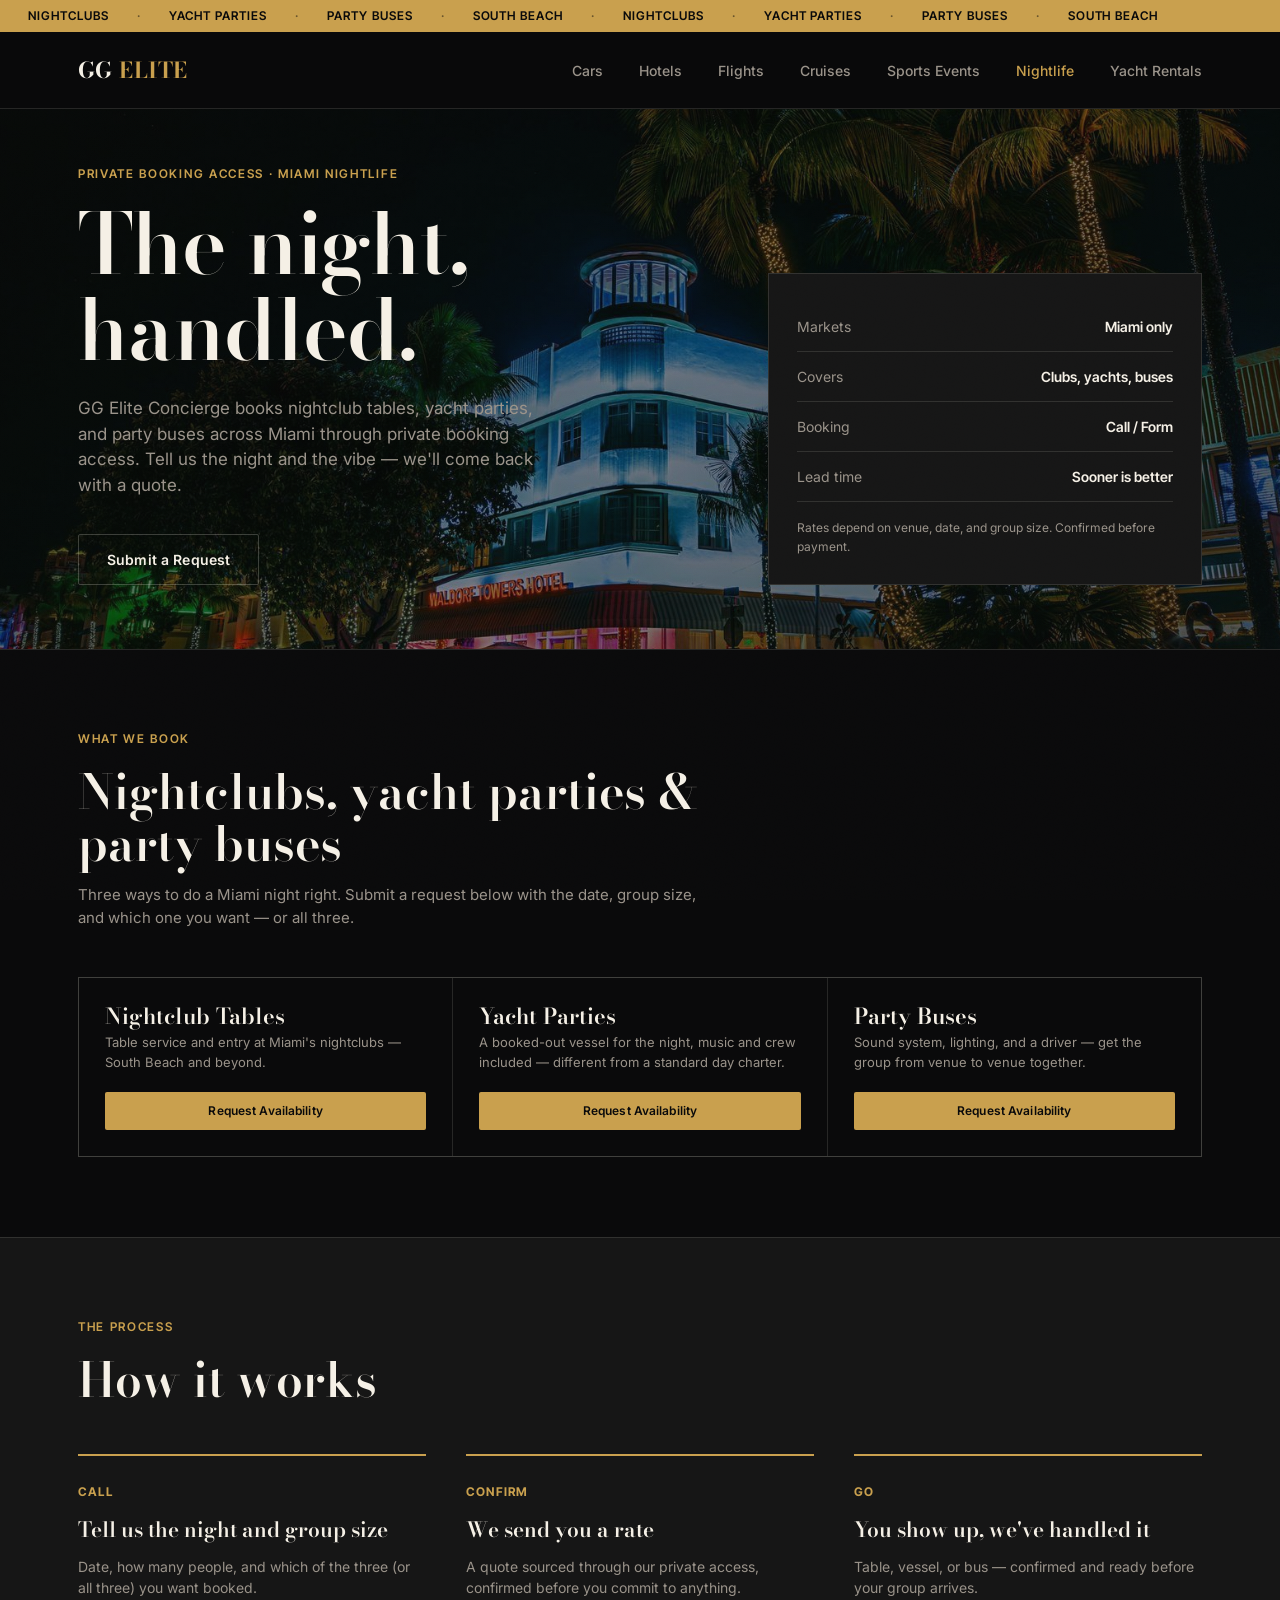
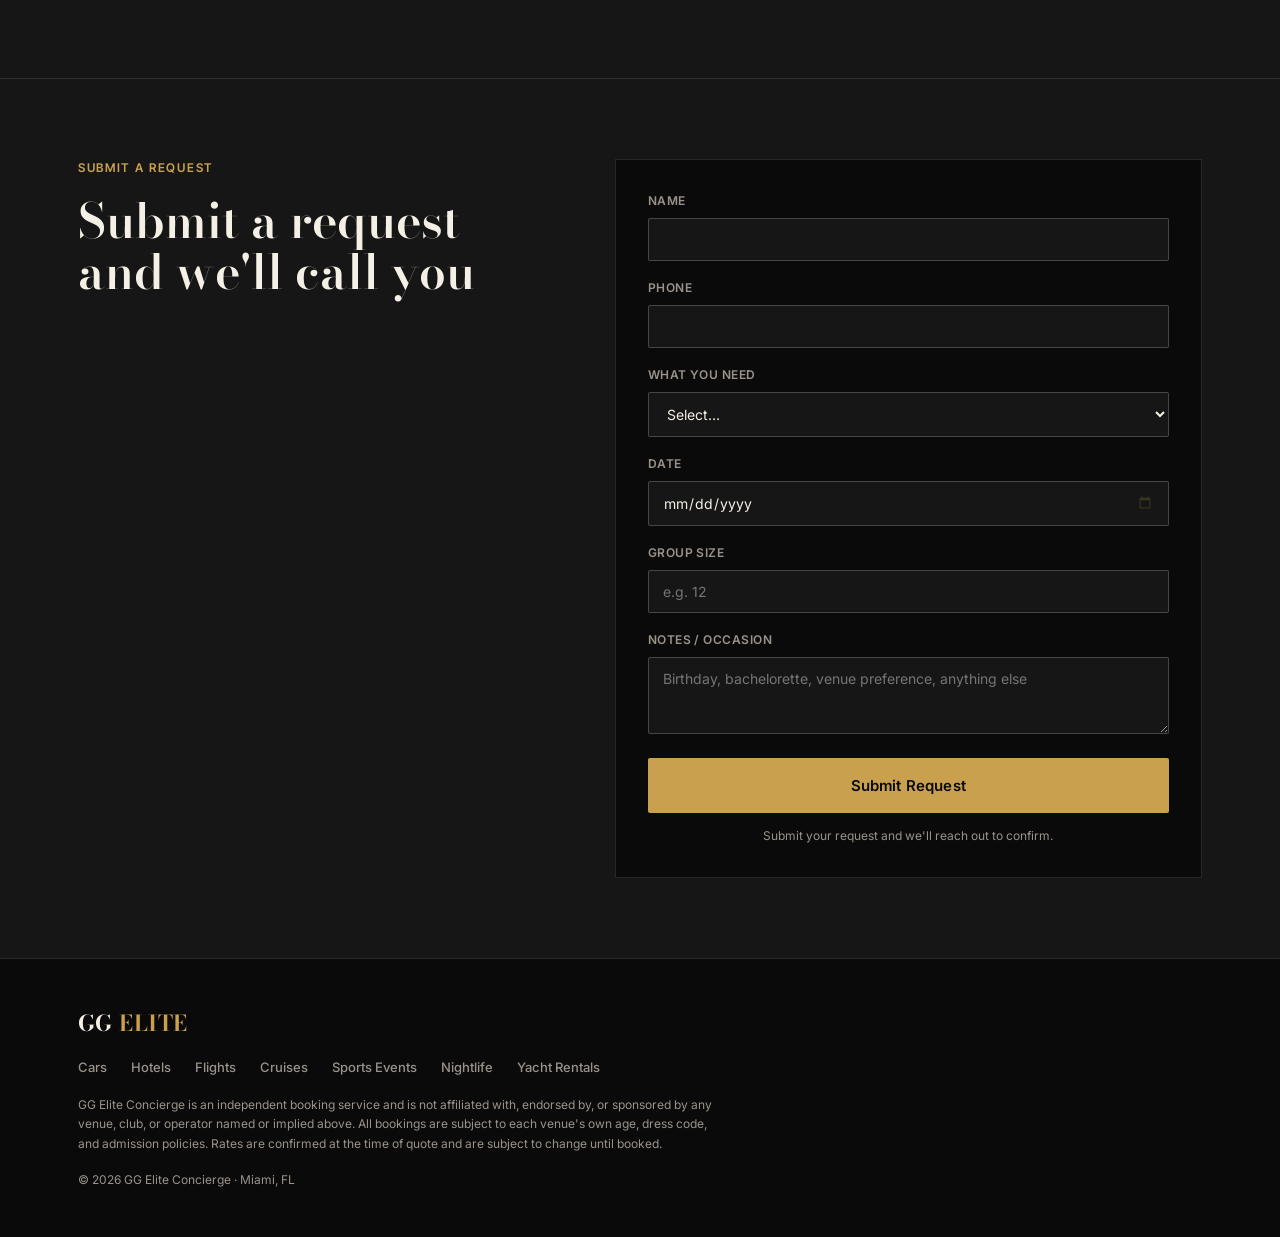
<file: nightlife.html>
<!DOCTYPE html>
<html lang="en">
<head>
<meta charset="UTF-8">
<meta name="viewport" content="width=device-width, initial-scale=1.0">
<title>GG Elite Concierge — Miami Nightlife</title>
<meta name="description" content="GG Elite Concierge books Miami nightclub tables, yacht parties, and party buses through private booking access. Call or request a quote for your night out.">
<link rel="preconnect" href="https://fonts.googleapis.com">
<link rel="preconnect" href="https://fonts.gstatic.com" crossorigin>
<link href="https://fonts.googleapis.com/css2?family=Bodoni+Moda:ital,opsz,wght@0,6..96,400..900;1,6..96,400..900&family=Inter:wght@400;500;600;700&family=Inter+Tight:wght@500;600;700&display=swap" rel="stylesheet">
<style>
/* ===========================================================
   GG ELITE CONCIERGE — design tokens
   Color: ink #0A0A0B, ivory #F5F0E6, brass #C9A04E, surface #1C1C1E, mute #8A8378
   Type:  display = Bodoni Moda, body/UI = Inter, data = Inter Tight
   =========================================================== */

:root {
  --ink: #0A0A0B;
  --ivory: #F5F0E6;
  --brass: #C9A04E;
  --brass-dim: #8A6F3D;
  --surface: #161616;
  --surface-2: #1F1F1E;
  --line: rgba(245, 240, 230, 0.12);
  --line-strong: rgba(245, 240, 230, 0.22);
  --mute: #9A938A;

  --display: 'Bodoni Moda', 'Times New Roman', serif;
  --body: 'Inter', system-ui, sans-serif;
  --data: 'Inter Tight', 'Inter', system-ui, sans-serif;

  --container: 1180px;
}

* { box-sizing: border-box; }
html { scroll-behavior: smooth; }

body {
  margin: 0;
  background: var(--ink);
  color: var(--ivory);
  font-family: var(--body);
  -webkit-font-smoothing: antialiased;
  line-height: 1.5;
}

a { color: inherit; text-decoration: none; }
ul, ol { margin: 0; padding: 0; }

.wrap {
  max-width: var(--container);
  margin: 0 auto;
  padding: 0 28px;
}

/* subtle film-grain overlay for texture, very low opacity */
.grain {
  position: fixed;
  inset: 0;
  pointer-events: none;
  z-index: 5;
  opacity: 0.035;
  background-image: url("data:image/svg+xml,%3Csvg xmlns='http://www.w3.org/2000/svg' width='160' height='160'%3E%3Cfilter id='n'%3E%3CfeTurbulence type='fractalNoise' baseFrequency='0.9' numOctaves='2' stitchTiles='stitch'/%3E%3C/filter%3E%3Crect width='100%25' height='100%25' filter='url(%23n)'/%3E%3C/svg%3E");
  mix-blend-mode: overlay;
}

:focus-visible {
  outline: 2px solid var(--brass);
  outline-offset: 3px;
}

@media (prefers-reduced-motion: reduce) {
  * { animation-duration: 0.001ms !important; animation-iteration-count: 1 !important; transition-duration: 0.001ms !important; }
}

/* ===== TICKER ===== */
.ticker-wrap {
  background: var(--brass);
  color: var(--ink);
  overflow: hidden;
  white-space: nowrap;
  position: relative;
  z-index: 20;
}
.ticker {
  display: inline-flex;
  gap: 28px;
  padding: 7px 0;
  font-family: var(--data);
  font-weight: 600;
  font-size: 12px;
  letter-spacing: 0.08em;
  text-transform: uppercase;
  animation: scrollTicker 32s linear infinite;
  padding-left: 28px;
}
.ticker .dot { opacity: 0.5; }
@keyframes scrollTicker {
  from { transform: translateX(0); }
  to { transform: translateX(-50%); }
}

/* ===== HEADER ===== */
.site-header {
  position: sticky;
  top: 0;
  z-index: 30;
  background: rgba(10, 10, 11, 0.85);
  backdrop-filter: blur(10px);
  border-bottom: 1px solid var(--line);
}
.header-inner {
  display: flex;
  align-items: center;
  justify-content: space-between;
  height: 76px;
}
.wordmark {
  font-family: var(--display);
  font-weight: 700;
  font-size: 22px;
  letter-spacing: 0.02em;
}
.wordmark span { color: var(--brass); }

.primary-nav {
  display: flex;
  gap: 36px;
  font-size: 14px;
  font-weight: 500;
}
.primary-nav a {
  color: var(--mute);
  transition: color 0.2s ease;
}
.primary-nav a:hover { color: var(--ivory); }
.primary-nav a.is-current { color: var(--brass); }

.header-call {
  border: 1px solid var(--brass-dim);
  color: var(--brass);
  font-size: 13px;
  font-weight: 600;
  padding: 9px 18px;
  border-radius: 2px;
  letter-spacing: 0.02em;
  transition: all 0.2s ease;
}
.header-call:hover { background: var(--brass); color: var(--ink); }

@media (max-width: 860px) {
  .primary-nav { display: none; }
}

/* ===== BUTTONS ===== */
.btn {
  display: inline-flex;
  align-items: center;
  justify-content: center;
  font-family: var(--body);
  font-weight: 600;
  font-size: 14px;
  letter-spacing: 0.01em;
  padding: 14px 28px;
  border-radius: 2px;
  border: 1px solid transparent;
  cursor: pointer;
  transition: all 0.2s ease;
}
.btn-primary { background: var(--brass); color: var(--ink); }
.btn-primary:hover { background: #DCB766; }
.btn-ghost { border-color: var(--line-strong); color: var(--ivory); }
.btn-ghost:hover { border-color: var(--brass); color: var(--brass); }
.btn-large { padding: 17px 32px; font-size: 15px; width: 100%; }
.btn-small { padding: 9px 16px; font-size: 12px; }

/* ===== HERO ===== */
.hero { padding: 96px 0 80px; }
.hero-compact { padding: 56px 0 64px; }
.hero-grid {
  display: grid;
  grid-template-columns: 1.3fr 0.9fr;
  gap: 64px;
  align-items: end;
}
.eyebrow {
  font-family: var(--data);
  font-size: 12px;
  font-weight: 600;
  letter-spacing: 0.14em;
  text-transform: uppercase;
  color: var(--brass);
  margin: 0 0 18px;
}
.hero-copy h1 {
  font-family: var(--display);
  font-size: clamp(48px, 7vw, 84px);
  line-height: 1.02;
  font-weight: 600;
  margin: 0 0 24px;
  letter-spacing: -0.01em;
}
.hero-sub {
  font-size: 17px;
  color: var(--mute);
  max-width: 480px;
  margin: 0 0 36px;
}
.hero-actions { display: flex; gap: 16px; flex-wrap: wrap; }

.hero-panel {
  background: var(--surface);
  border: 1px solid var(--line);
  padding: 28px;
}
.panel-row {
  display: flex;
  justify-content: space-between;
  padding: 14px 0;
  border-bottom: 1px solid var(--line);
  font-size: 14px;
}
.panel-row span { color: var(--mute); }
.panel-row strong { font-family: var(--data); font-weight: 600; }
.panel-row:last-of-type { border-bottom: none; }
.panel-foot {
  margin-top: 16px;
  font-size: 12px;
  color: var(--mute);
  line-height: 1.6;
}

@media (max-width: 860px) {
  .hero-grid { grid-template-columns: 1fr; }
}

/* ===== SECTION HEAD ===== */
.section-head { max-width: 620px; margin-bottom: 48px; }
.section-head h2 {
  font-family: var(--display);
  font-size: clamp(32px, 4.5vw, 48px);
  font-weight: 600;
  margin: 0 0 14px;
  line-height: 1.08;
}
.section-sub { color: var(--mute); font-size: 15px; margin: 0; }

/* ===== FLEET ===== */
.fleet { padding: 80px 0; border-top: 1px solid var(--line); }

.fleet-filter {
  display: flex;
  gap: 10px;
  margin-bottom: 36px;
  flex-wrap: wrap;
}
.filter-btn {
  font-family: var(--data);
  font-size: 12px;
  font-weight: 600;
  letter-spacing: 0.05em;
  text-transform: uppercase;
  background: transparent;
  border: 1px solid var(--line-strong);
  color: var(--mute);
  padding: 9px 16px;
  border-radius: 2px;
  cursor: pointer;
  transition: all 0.2s ease;
}
.filter-btn:hover { color: var(--ivory); border-color: var(--ivory); }
.filter-btn.is-active { background: var(--brass); border-color: var(--brass); color: var(--ink); }

.fleet-grid {
  display: grid;
  grid-template-columns: repeat(3, 1fr);
  gap: 1px;
  background: var(--line);
  border: 1px solid var(--line);
}

.lot-card {
  background: var(--ink);
  padding: 0;
  display: flex;
  flex-direction: column;
  min-height: 320px;
}

/* simple-card: used on theme-parks / cruises / events where there's no photo */
.simple-card { min-height: 0; }
.simple-card .lot-card-body { padding-top: 26px; }
.simple-card .lot-name { margin-top: 0; }

.lot-photo {
  position: relative;
  width: 100%;
  aspect-ratio: 16 / 10;
  overflow: hidden;
  background: var(--surface-2);
  border-bottom: 1px solid var(--line);
}
.lot-photo img {
  width: 100%;
  height: 100%;
  object-fit: cover;
  display: block;
  filter: saturate(0.92) contrast(1.04);
  transition: transform 0.5s ease, filter 0.5s ease;
}
.lot-card:hover .lot-photo img {
  transform: scale(1.04);
  filter: saturate(1) contrast(1.04);
}
.lot-photo-num {
  position: absolute;
  top: 12px;
  left: 12px;
  background: rgba(10, 10, 11, 0.78);
  border: 1px solid rgba(245, 240, 230, 0.25);
  color: var(--brass);
  font-family: var(--data);
  font-size: 11px;
  font-weight: 700;
  letter-spacing: 0.1em;
  padding: 5px 10px;
  backdrop-filter: blur(4px);
}
.lot-card-body {
  padding: 22px 26px 26px;
  display: flex;
  flex-direction: column;
  flex-grow: 1;
}
.lot-card-top {
  display: flex;
  justify-content: flex-end;
  margin-bottom: 10px;
}
.lot-num {
  font-family: var(--data);
  font-size: 12px;
  font-weight: 700;
  letter-spacing: 0.1em;
  color: var(--brass);
}
.lot-year {
  font-family: var(--data);
  font-size: 12px;
  color: var(--mute);
}
.lot-name {
  font-family: var(--display);
  font-size: 22px;
  font-weight: 600;
  margin: 0 0 4px;
  line-height: 1.15;
}
.lot-color {
  font-size: 13px;
  color: var(--mute);
  margin: 0 0 18px;
}
.lot-specs {
  display: flex;
  gap: 18px;
  margin: 0 0 16px;
  padding: 14px 0;
  border-top: 1px solid var(--line);
  border-bottom: 1px solid var(--line);
}
.lot-specs div { display: flex; flex-direction: column; gap: 3px; }
.lot-specs dt {
  font-family: var(--data);
  font-size: 10px;
  letter-spacing: 0.08em;
  text-transform: uppercase;
  color: var(--mute);
}
.lot-specs dd {
  margin: 0;
  font-family: var(--data);
  font-size: 13px;
  font-weight: 600;
}
.lot-note {
  font-size: 13px;
  color: var(--mute);
  flex-grow: 1;
  margin: 0 0 20px;
  line-height: 1.5;
}
.lot-foot {
  display: flex;
}
.lot-foot .btn { width: 100%; text-align: center; }

@media (max-width: 980px) {
  .fleet-grid { grid-template-columns: repeat(2, 1fr); }
}
@media (max-width: 640px) {
  .fleet-grid { grid-template-columns: 1fr; }
}

/* ===== CATEGORY GRID (homepage hub) ===== */
.category-grid {
  display: grid;
  grid-template-columns: repeat(3, 1fr);
  gap: 1px;
  background: var(--line);
  border: 1px solid var(--line);
}
.category-card {
  background: var(--ink);
  padding: 32px 28px;
  display: flex;
  flex-direction: column;
  transition: background 0.2s ease;
}
.category-card:hover { background: var(--surface); }
.category-eyebrow {
  font-family: var(--data);
  font-size: 13px;
  font-weight: 700;
  letter-spacing: 0.08em;
  color: var(--brass);
  margin-bottom: 18px;
}
.category-card h3 {
  font-family: var(--display);
  font-size: 23px;
  font-weight: 600;
  margin: 0 0 10px;
  line-height: 1.15;
}
.category-card p {
  font-size: 14px;
  color: var(--mute);
  margin: 0 0 22px;
  flex-grow: 1;
  line-height: 1.55;
}
.category-link {
  font-family: var(--data);
  font-size: 13px;
  font-weight: 600;
  color: var(--ivory);
  transition: color 0.2s ease;
}
.category-card:hover .category-link { color: var(--brass); }

@media (max-width: 980px) {
  .category-grid { grid-template-columns: repeat(2, 1fr); }
}
@media (max-width: 640px) {
  .category-grid { grid-template-columns: 1fr; }
}

/* ===== HOW IT WORKS ===== */
.how { padding: 80px 0; border-top: 1px solid var(--line); background: var(--surface); }
.how-steps {
  display: grid;
  grid-template-columns: repeat(3, 1fr);
  gap: 40px;
}
.how-step { border-top: 2px solid var(--brass); padding-top: 22px; }
.step-mark {
  font-family: var(--data);
  font-size: 12px;
  font-weight: 700;
  letter-spacing: 0.1em;
  text-transform: uppercase;
  color: var(--brass);
}
.how-step h3 {
  font-family: var(--display);
  font-size: 21px;
  font-weight: 600;
  margin: 12px 0 10px;
}
.how-step p { color: var(--mute); font-size: 14px; margin: 0; }

@media (max-width: 860px) {
  .how-steps { grid-template-columns: 1fr; gap: 28px; }
}

/* ===== EVENTS ===== */
.events { padding: 80px 0; border-top: 1px solid var(--line); }
.events-grid {
  display: grid;
  grid-template-columns: 1.2fr 0.8fr;
  gap: 56px;
  align-items: center;
}
.events-copy h2 {
  font-family: var(--display);
  font-size: clamp(28px, 4vw, 40px);
  font-weight: 600;
  margin: 0 0 18px;
  line-height: 1.1;
}
.events-copy p { color: var(--mute); font-size: 15px; max-width: 480px; margin: 0 0 28px; }

.events-card {
  background: var(--surface);
  border: 1px solid var(--line);
  padding: 28px;
}
.events-card-label {
  font-family: var(--data);
  font-size: 11px;
  letter-spacing: 0.08em;
  text-transform: uppercase;
  color: var(--brass);
  margin: 0 0 16px;
}
.events-row {
  display: flex;
  justify-content: space-between;
  font-size: 14px;
  padding: 12px 0;
  border-bottom: 1px solid var(--line);
}
.events-row:last-child { border-bottom: none; }
.events-row span:first-child { color: var(--mute); }
.events-row span:last-child { font-family: var(--data); font-weight: 600; text-align: right; }

@media (max-width: 860px) {
  .events-grid { grid-template-columns: 1fr; }
}

/* ===== BOOK ===== */
.book { padding: 80px 0; border-top: 1px solid var(--line); background: var(--surface); }
.book-grid {
  display: grid;
  grid-template-columns: 0.9fr 1.1fr;
  gap: 56px;
}
.book-panel {
  background: var(--ink);
  border: 1px solid var(--line);
  padding: 32px;
}
.book-or {
  text-align: center;
  color: var(--mute);
  font-size: 12px;
  letter-spacing: 0.1em;
  text-transform: uppercase;
  margin: 22px 0;
}
.field-row { margin-bottom: 18px; }
.field-row label {
  display: block;
  font-size: 12px;
  font-weight: 600;
  letter-spacing: 0.04em;
  text-transform: uppercase;
  color: var(--mute);
  margin-bottom: 8px;
}
.field-row input,
.field-row select,
.field-row textarea {
  width: 100%;
  background: var(--surface);
  border: 1px solid var(--line-strong);
  color: var(--ivory);
  padding: 12px 14px;
  font-family: var(--body);
  font-size: 14px;
  border-radius: 2px;
}
.field-row input:focus,
.field-row select:focus,
.field-row textarea:focus {
  outline: none;
  border-color: var(--brass);
}
.form-note {
  font-size: 12px;
  color: var(--mute);
  text-align: center;
  margin: 14px 0 0;
}
.form-note-success { color: var(--brass); }
.form-note-error { color: #D87C5A; }

@media (max-width: 860px) {
  .book-grid { grid-template-columns: 1fr; }
}

/* ===== FOOTER ===== */
.site-footer { padding: 48px 0; border-top: 1px solid var(--line); }
.footer-inner { display: flex; flex-direction: column; gap: 18px; }
.footer-nav {
  display: flex;
  flex-wrap: wrap;
  gap: 24px;
  font-size: 13px;
  font-weight: 500;
}
.footer-nav a { color: var(--mute); transition: color 0.2s ease; }
.footer-nav a:hover { color: var(--brass); }
.footer-disclosure {
  font-size: 12px;
  color: var(--mute);
  max-width: 640px;
  line-height: 1.6;
  margin: 0;
}
.footer-copy { font-size: 12px; color: var(--mute); margin: 0; }

/* ===== DATE PICKER STYLING ===== */
input[type="date"] {
  width: 100%;
  background: var(--surface);
  border: 1px solid var(--line-strong);
  color: var(--ivory);
  padding: 12px 14px;
  font-family: var(--body);
  font-size: 14px;
  border-radius: 2px;
  cursor: pointer;
}
input[type="date"]:focus {
  outline: none;
  border-color: var(--brass);
}
input[type="date"]::-webkit-calendar-picker-indicator {
  filter: invert(0.8) sepia(1) saturate(2) hue-rotate(10deg);
  cursor: pointer;
  opacity: 0.8;
}
input[type="date"]::-webkit-calendar-picker-indicator:hover {
  opacity: 1;
}

/* ===========================================================
   GG ELITE — PHOTO HERO BACKGROUNDS
   Real photos per page, dark overlay keeps text readable.
   Photos referenced from root of repo.
   =========================================================== */

.hero {
  position: relative;
  overflow: hidden;
  min-height: 520px;
}

/* Photo layer */
.hero::before {
  content: '';
  position: absolute;
  inset: 0;
  z-index: 0;
  background-size: cover;
  background-position: center;
  background-repeat: no-repeat;
  transform: scale(1.03);
  transition: transform 8s ease;
}

.hero:hover::before {
  transform: scale(1.0);
}

/* Dark overlay — keeps all text readable over any photo */
.hero::after {
  content: '';
  position: absolute;
  inset: 0;
  z-index: 1;
  pointer-events: none;
  background: linear-gradient(
    135deg,
    rgba(10,10,11,0.72) 0%,
    rgba(10,10,11,0.42) 50%,
    rgba(10,10,11,0.60) 100%
  );
}

/* Hero content above overlay */
.hero .wrap { position: relative; z-index: 2; }

/* ── HOMEPAGE — Miami skyline purple night ── */
body.scene-home .hero::before {
  background-image: url('bg-home.jpg');
  background-position: center center;
}

/* ── CARS — city light trails night road ── */
body.scene-cars .hero::before {
  background-image: url('bg-cars.jpg');
  background-position: center 40%;
}

/* ── FLIGHTS — airplane window sunset ── */
body.scene-flights .hero::before {
  background-image: url('bg-flights.jpg');
  background-position: center center;
}

/* ── CRUISES — cruise ship orange sunset ── */
body.scene-cruises .hero::before {
  background-image: url('bg-cruises.jpg');
  background-position: center center;
}

/* ── SPORTS — stadium night lights ── */
body.scene-sports .hero::before {
  background-image: url('bg-sports.jpg');
  background-position: center 30%;
}

/* ── HOTELS — luxury hotel towers at night ── */
body.scene-hotels .hero::before {
  background-image: url('bg-hotels.jpg');
  background-position: center center;
}

/* ── NIGHTLIFE — South Beach night scene ── */
body.scene-nightlife .hero::before {
  background-image: url('bg-nightlife.jpg');
  background-position: center center;
}

/* ── YACHTS — Miami marina sunset ── */
body.scene-yachts .hero::before {
  background-image: url('bg-yachts.jpg');
  background-position: center 60%;
}

/* Respect reduced motion */
@media (prefers-reduced-motion: reduce) {
  .hero::before { transform: none !important; transition: none !important; }
}

</style>
</head>
<body class="scene-nightlife">

<div class="grain"></div>

<div class="ticker-wrap" aria-hidden="true">
  <div class="ticker">
    <span>NIGHTCLUBS</span><span class="dot">·</span>
    <span>YACHT PARTIES</span><span class="dot">·</span>
    <span>PARTY BUSES</span><span class="dot">·</span>
    <span>SOUTH BEACH</span><span class="dot">·</span>
    <span>NIGHTCLUBS</span><span class="dot">·</span>
    <span>YACHT PARTIES</span><span class="dot">·</span>
    <span>PARTY BUSES</span><span class="dot">·</span>
    <span>SOUTH BEACH</span>
  </div>
</div>

<header class="site-header">
  <div class="wrap header-inner">
    <a href="index.html" class="wordmark">GG <span>ELITE</span></a>
    <nav class="primary-nav">
      <a href="cars.html">Cars</a>
      <a href="hotels.html">Hotels</a>
      <a href="flights.html">Flights</a>
      <a href="cruises.html">Cruises</a>
      <a href="events.html">Sports Events</a>
      <a href="nightlife.html" class="is-current">Nightlife</a>
      <a href="yachts.html">Yacht Rentals</a>
    </nav>
  </div>
</header>

<section class="hero hero-compact">
  <div class="wrap hero-grid">
    <div class="hero-copy">
      <p class="eyebrow">Private Booking Access · Miami Nightlife</p>
      <h1>The night,<br>handled.</h1>
      <p class="hero-sub">GG Elite Concierge books nightclub tables, yacht parties, and party buses across Miami through private booking access. Tell us the night and the vibe — we'll come back with a quote.</p>
      <div class="hero-actions">
        <a href="#request" class="btn btn-ghost">Submit a Request</a>
      </div>
    </div>
    <div class="hero-panel">
      <div class="panel-row"><span>Markets</span><strong>Miami only</strong></div>
      <div class="panel-row"><span>Covers</span><strong>Clubs, yachts, buses</strong></div>
      <div class="panel-row"><span>Booking</span><strong>Call / Form</strong></div>
      <div class="panel-row"><span>Lead time</span><strong>Sooner is better</strong></div>
      <div class="panel-foot">Rates depend on venue, date, and group size. Confirmed before payment.</div>
    </div>
  </div>
</section>

<section class="fleet" id="categories">
  <div class="wrap">
    <div class="section-head">
      <p class="eyebrow">What We Book</p>
      <h2>Nightclubs, yacht parties &amp; party buses</h2>
      <p class="section-sub">Three ways to do a Miami night right. Submit a request below with the date, group size, and which one you want — or all three.</p>
    </div>
    <div class="fleet-grid simple-grid">
      <div class="lot-card simple-card">
        <div class="lot-card-body">
          <h3 class="lot-name">Nightclub Tables</h3>
          <p class="lot-note">Table service and entry at Miami's nightclubs — South Beach and beyond.</p>
          <div class="lot-foot"><a href="#request" class="btn btn-primary btn-small select-item" data-item-name="Nightclub Table">Request Availability</a></div>
        </div>
      </div>
      <div class="lot-card simple-card">
        <div class="lot-card-body">
          <h3 class="lot-name">Yacht Parties</h3>
          <p class="lot-note">A booked-out vessel for the night, music and crew included — different from a standard day charter.</p>
          <div class="lot-foot"><a href="#request" class="btn btn-primary btn-small select-item" data-item-name="Yacht Party">Request Availability</a></div>
        </div>
      </div>
      <div class="lot-card simple-card">
        <div class="lot-card-body">
          <h3 class="lot-name">Party Buses</h3>
          <p class="lot-note">Sound system, lighting, and a driver — get the group from venue to venue together.</p>
          <div class="lot-foot"><a href="#request" class="btn btn-primary btn-small select-item" data-item-name="Party Bus">Request Availability</a></div>
        </div>
      </div>
    </div>
  </div>
</section>

<section class="how" id="how">
  <div class="wrap how-grid">
    <div class="section-head">
      <p class="eyebrow">The Process</p>
      <h2>How it works</h2>
    </div>
    <div class="how-steps">
      <div class="how-step">
        <span class="step-mark">Call</span>
        <h3>Tell us the night and group size</h3>
        <p>Date, how many people, and which of the three (or all three) you want booked.</p>
      </div>
      <div class="how-step">
        <span class="step-mark">Confirm</span>
        <h3>We send you a rate</h3>
        <p>A quote sourced through our private access, confirmed before you commit to anything.</p>
      </div>
      <div class="how-step">
        <span class="step-mark">Go</span>
        <h3>You show up, we've handled it</h3>
        <p>Table, vessel, or bus — confirmed and ready before your group arrives.</p>
      </div>
    </div>
  </div>
</section>

<section class="book" id="request">
  <div class="wrap book-grid">
    <div class="section-head">
      <p class="eyebrow">Submit a Request</p>
      <h2>Submit a request<br>and we'll call you</h2>
    </div>
    <div class="book-panel">
      <form class="book-form" id="requestForm" action="https://formspree.io/f/xrevwnbg" method="POST">
        <input type="hidden" name="_subject" value="New NIGHTLIFE request — GG Elite Concierge">
        <div class="field-row">
          <label for="name">Name</label>
          <input type="text" id="name" name="name" required>
        </div>
        <div class="field-row">
          <label for="phone">Phone</label>
          <input type="tel" id="phone" name="phone" required>
        </div>
        <div class="field-row">
          <label for="itemSelect">What You Need</label>
          <select id="itemSelect" name="serviceType">
            <option value="">Select…</option>
            <option value="Nightclub Table">Nightclub Table</option>
            <option value="Yacht Party">Yacht Party</option>
            <option value="Party Bus">Party Bus</option>
            <option value="More than one">More than one</option>
          </select>
        </div>
        <div class="field-row">
          <label for="dates">Date</label>
          <input type="date" id="dates" name="dates" style="color-scheme:dark;">
        </div>
        <div class="field-row">
          <label for="guests">Group Size</label>
          <input type="text" id="guests" name="guests" placeholder="e.g. 12">
        </div>
        <div class="field-row">
          <label for="notes">Notes / Occasion</label>
          <textarea id="notes" name="notes" rows="3" placeholder="Birthday, bachelorette, venue preference, anything else"></textarea>
        </div>
        <button type="submit" class="btn btn-primary btn-large">Submit Request</button>
        <p class="form-note" id="formNote">Submit your request and we'll reach out to confirm.</p>
      </form>
    </div>
  </div>
</section>

<footer class="site-footer">
  <div class="wrap footer-inner">
    <div class="wordmark">GG <span>ELITE</span></div>
    <nav class="footer-nav">
      <a href="cars.html">Cars</a>
      <a href="hotels.html">Hotels</a>
      <a href="flights.html">Flights</a>
      <a href="cruises.html">Cruises</a>
      <a href="events.html">Sports Events</a>
      <a href="nightlife.html">Nightlife</a>
      <a href="yachts.html">Yacht Rentals</a>
    </nav>
    <p class="footer-disclosure">GG Elite Concierge is an independent booking service and is not affiliated with, endorsed by, or sponsored by any venue, club, or operator named or implied above. All bookings are subject to each venue's own age, dress code, and admission policies. Rates are confirmed at the time of quote and are subject to change until booked.</p>
    <p class="footer-copy">© 2026 GG Elite Concierge · Miami, FL</p>
  </div>
</footer>

<script>
// GG Elite Concierge — Shared category-page form handler
// Used by flights.html, theme-parks.html, cruises.html, events.html

(function () {
  const form = document.getElementById('requestForm');
  if (!form) return;

  const note = document.getElementById('formNote');
  const submitBtn = form.querySelector('button[type="submit"]');

  form.addEventListener('submit', (e) => {
    e.preventDefault();
    submitBtn.disabled = true;
    const originalLabel = submitBtn.textContent;
    submitBtn.textContent = 'Sending…';
    note.textContent = '';
    note.classList.remove('form-note-success', 'form-note-error');

    fetch(form.action, {
      method: 'POST',
      body: new FormData(form),
      headers: { Accept: 'application/json' }
    })
      .then((res) => {
        if (res.ok) {
          note.textContent = 'Request received — we\'ll reach out shortly to confirm.';
          note.classList.add('form-note-success');
          form.reset();
        } else {
          throw new Error('Submission failed');
        }
      })
      .catch(() => {
        note.textContent = 'Something went wrong sending that — please call us directly instead.';
        note.classList.add('form-note-error');
      })
      .finally(() => {
        submitBtn.disabled = false;
        submitBtn.textContent = originalLabel;
      });
  });

  // pre-fill "item of interest" select if a card's button was clicked
  document.addEventListener('click', (e) => {
    const target = e.target.closest('.select-item');
    if (!target) return;
    const val = target.dataset.itemName;
    const select = document.getElementById('itemSelect');
    if (select && val) {
      for (const opt of select.options) {
        if (opt.value === val) {
          select.value = val;
          break;
        }
      }
    }
    setTimeout(() => {
      const nameField = document.getElementById('name');
      if (nameField) nameField.focus();
    }, 450);
  });
})();

</script>
</body>
</html>
</file>
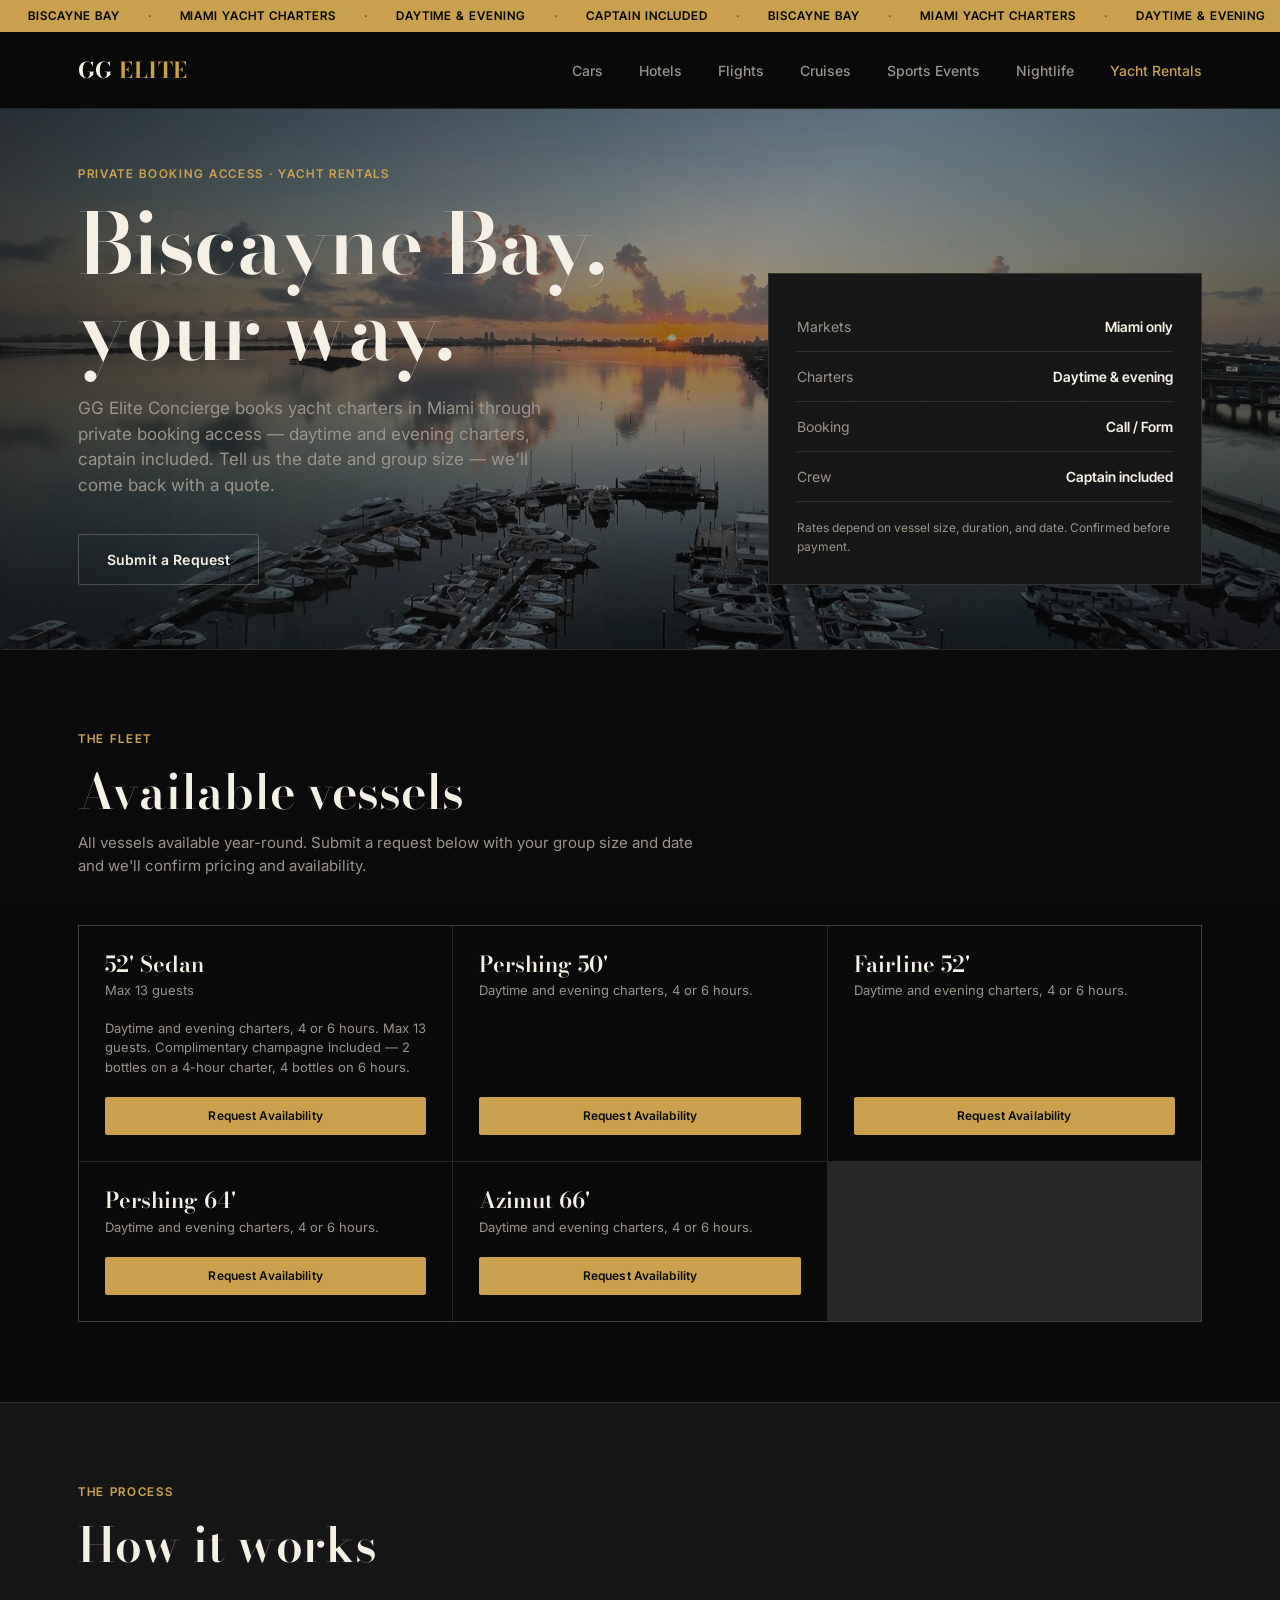
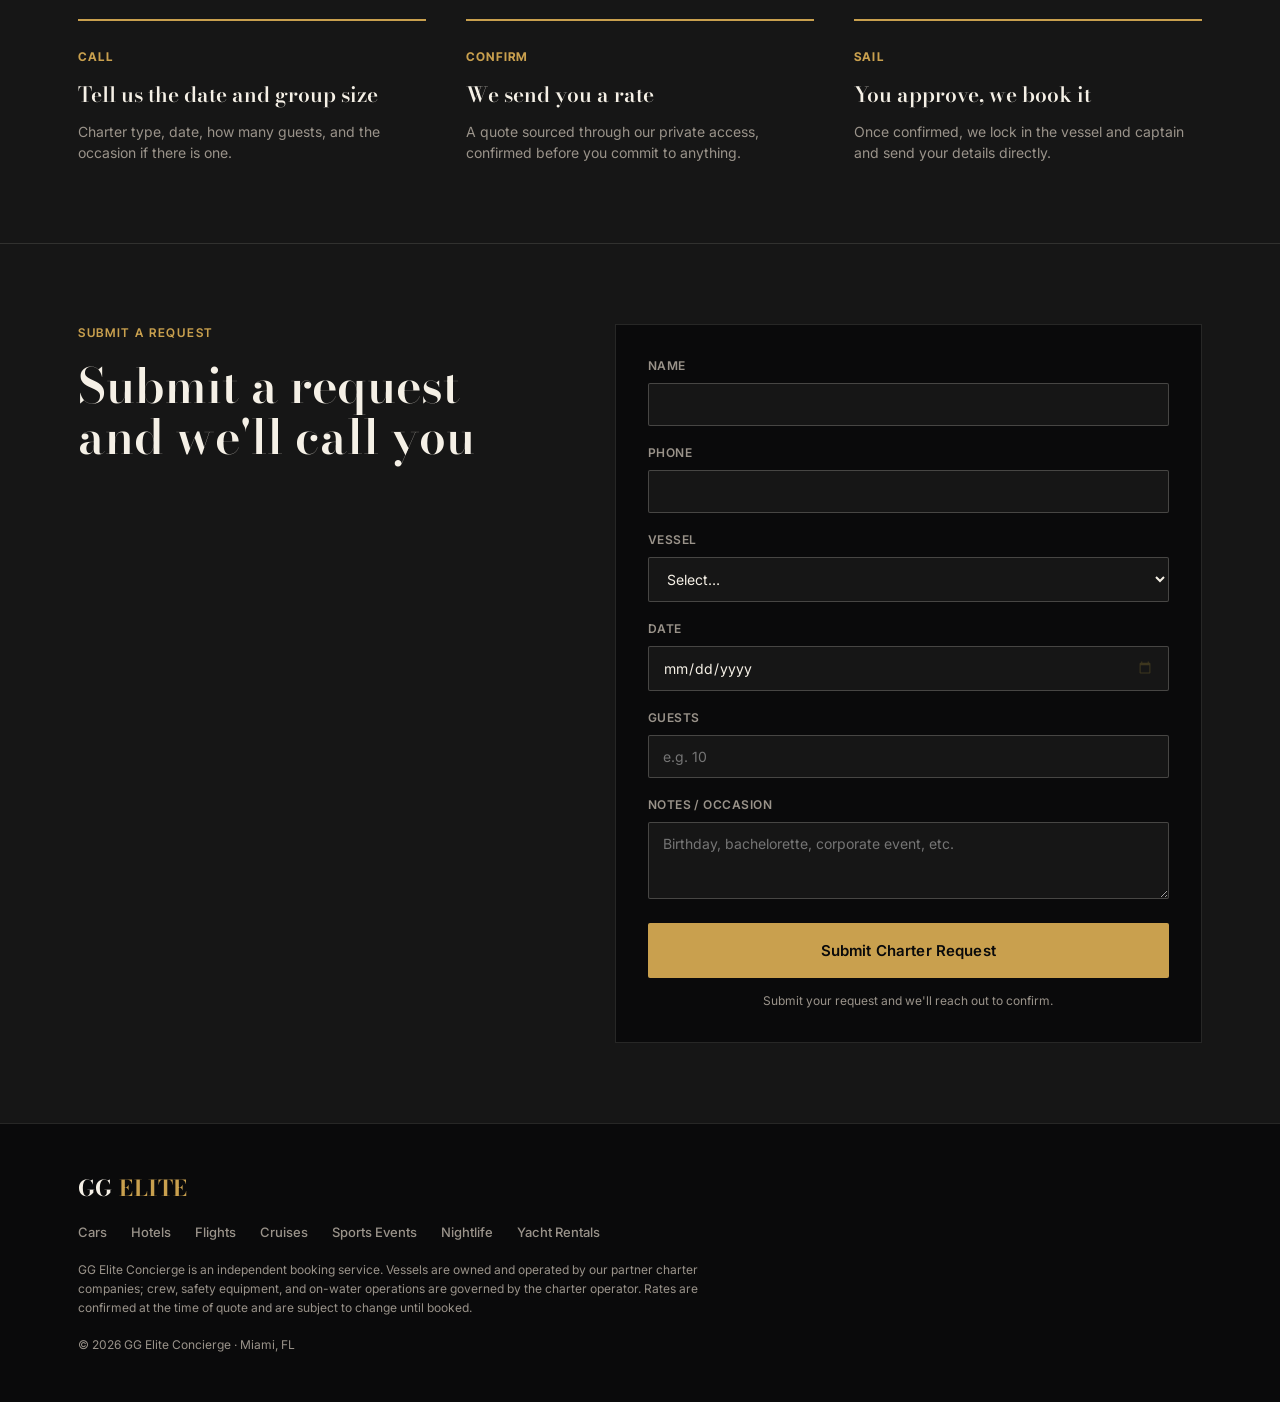
<file: yachts.html>
<!DOCTYPE html>
<html lang="en">
<head>
<meta charset="UTF-8">
<meta name="viewport" content="width=device-width, initial-scale=1.0">
<title>GG Elite Concierge — Yacht Rentals, Miami</title>
<meta name="description" content="GG Elite Concierge books yacht rentals across Miami and South Florida through private booking access. Call or request a quote for your date.">
<link rel="preconnect" href="https://fonts.googleapis.com">
<link rel="preconnect" href="https://fonts.gstatic.com" crossorigin>
<link href="https://fonts.googleapis.com/css2?family=Bodoni+Moda:ital,opsz,wght@0,6..96,400..900;1,6..96,400..900&family=Inter:wght@400;500;600;700&family=Inter+Tight:wght@500;600;700&display=swap" rel="stylesheet">
<style>
/* ===========================================================
   GG ELITE CONCIERGE — design tokens
   Color: ink #0A0A0B, ivory #F5F0E6, brass #C9A04E, surface #1C1C1E, mute #8A8378
   Type:  display = Bodoni Moda, body/UI = Inter, data = Inter Tight
   =========================================================== */

:root {
  --ink: #0A0A0B;
  --ivory: #F5F0E6;
  --brass: #C9A04E;
  --brass-dim: #8A6F3D;
  --surface: #161616;
  --surface-2: #1F1F1E;
  --line: rgba(245, 240, 230, 0.12);
  --line-strong: rgba(245, 240, 230, 0.22);
  --mute: #9A938A;

  --display: 'Bodoni Moda', 'Times New Roman', serif;
  --body: 'Inter', system-ui, sans-serif;
  --data: 'Inter Tight', 'Inter', system-ui, sans-serif;

  --container: 1180px;
}

* { box-sizing: border-box; }
html { scroll-behavior: smooth; }

body {
  margin: 0;
  background: var(--ink);
  color: var(--ivory);
  font-family: var(--body);
  -webkit-font-smoothing: antialiased;
  line-height: 1.5;
}

a { color: inherit; text-decoration: none; }
ul, ol { margin: 0; padding: 0; }

.wrap {
  max-width: var(--container);
  margin: 0 auto;
  padding: 0 28px;
}

/* subtle film-grain overlay for texture, very low opacity */
.grain {
  position: fixed;
  inset: 0;
  pointer-events: none;
  z-index: 5;
  opacity: 0.035;
  background-image: url("data:image/svg+xml,%3Csvg xmlns='http://www.w3.org/2000/svg' width='160' height='160'%3E%3Cfilter id='n'%3E%3CfeTurbulence type='fractalNoise' baseFrequency='0.9' numOctaves='2' stitchTiles='stitch'/%3E%3C/filter%3E%3Crect width='100%25' height='100%25' filter='url(%23n)'/%3E%3C/svg%3E");
  mix-blend-mode: overlay;
}

:focus-visible {
  outline: 2px solid var(--brass);
  outline-offset: 3px;
}

@media (prefers-reduced-motion: reduce) {
  * { animation-duration: 0.001ms !important; animation-iteration-count: 1 !important; transition-duration: 0.001ms !important; }
}

/* ===== TICKER ===== */
.ticker-wrap {
  background: var(--brass);
  color: var(--ink);
  overflow: hidden;
  white-space: nowrap;
  position: relative;
  z-index: 20;
}
.ticker {
  display: inline-flex;
  gap: 28px;
  padding: 7px 0;
  font-family: var(--data);
  font-weight: 600;
  font-size: 12px;
  letter-spacing: 0.08em;
  text-transform: uppercase;
  animation: scrollTicker 32s linear infinite;
  padding-left: 28px;
}
.ticker .dot { opacity: 0.5; }
@keyframes scrollTicker {
  from { transform: translateX(0); }
  to { transform: translateX(-50%); }
}

/* ===== HEADER ===== */
.site-header {
  position: sticky;
  top: 0;
  z-index: 30;
  background: rgba(10, 10, 11, 0.85);
  backdrop-filter: blur(10px);
  border-bottom: 1px solid var(--line);
}
.header-inner {
  display: flex;
  align-items: center;
  justify-content: space-between;
  height: 76px;
}
.wordmark {
  font-family: var(--display);
  font-weight: 700;
  font-size: 22px;
  letter-spacing: 0.02em;
}
.wordmark span { color: var(--brass); }

.primary-nav {
  display: flex;
  gap: 36px;
  font-size: 14px;
  font-weight: 500;
}
.primary-nav a {
  color: var(--mute);
  transition: color 0.2s ease;
}
.primary-nav a:hover { color: var(--ivory); }
.primary-nav a.is-current { color: var(--brass); }

.header-call {
  border: 1px solid var(--brass-dim);
  color: var(--brass);
  font-size: 13px;
  font-weight: 600;
  padding: 9px 18px;
  border-radius: 2px;
  letter-spacing: 0.02em;
  transition: all 0.2s ease;
}
.header-call:hover { background: var(--brass); color: var(--ink); }

@media (max-width: 860px) {
  .primary-nav { display: none; }
}

/* ===== BUTTONS ===== */
.btn {
  display: inline-flex;
  align-items: center;
  justify-content: center;
  font-family: var(--body);
  font-weight: 600;
  font-size: 14px;
  letter-spacing: 0.01em;
  padding: 14px 28px;
  border-radius: 2px;
  border: 1px solid transparent;
  cursor: pointer;
  transition: all 0.2s ease;
}
.btn-primary { background: var(--brass); color: var(--ink); }
.btn-primary:hover { background: #DCB766; }
.btn-ghost { border-color: var(--line-strong); color: var(--ivory); }
.btn-ghost:hover { border-color: var(--brass); color: var(--brass); }
.btn-large { padding: 17px 32px; font-size: 15px; width: 100%; }
.btn-small { padding: 9px 16px; font-size: 12px; }

/* ===== HERO ===== */
.hero { padding: 96px 0 80px; }
.hero-compact { padding: 56px 0 64px; }
.hero-grid {
  display: grid;
  grid-template-columns: 1.3fr 0.9fr;
  gap: 64px;
  align-items: end;
}
.eyebrow {
  font-family: var(--data);
  font-size: 12px;
  font-weight: 600;
  letter-spacing: 0.14em;
  text-transform: uppercase;
  color: var(--brass);
  margin: 0 0 18px;
}
.hero-copy h1 {
  font-family: var(--display);
  font-size: clamp(48px, 7vw, 84px);
  line-height: 1.02;
  font-weight: 600;
  margin: 0 0 24px;
  letter-spacing: -0.01em;
}
.hero-sub {
  font-size: 17px;
  color: var(--mute);
  max-width: 480px;
  margin: 0 0 36px;
}
.hero-actions { display: flex; gap: 16px; flex-wrap: wrap; }

.hero-panel {
  background: var(--surface);
  border: 1px solid var(--line);
  padding: 28px;
}
.panel-row {
  display: flex;
  justify-content: space-between;
  padding: 14px 0;
  border-bottom: 1px solid var(--line);
  font-size: 14px;
}
.panel-row span { color: var(--mute); }
.panel-row strong { font-family: var(--data); font-weight: 600; }
.panel-row:last-of-type { border-bottom: none; }
.panel-foot {
  margin-top: 16px;
  font-size: 12px;
  color: var(--mute);
  line-height: 1.6;
}

@media (max-width: 860px) {
  .hero-grid { grid-template-columns: 1fr; }
}

/* ===== SECTION HEAD ===== */
.section-head { max-width: 620px; margin-bottom: 48px; }
.section-head h2 {
  font-family: var(--display);
  font-size: clamp(32px, 4.5vw, 48px);
  font-weight: 600;
  margin: 0 0 14px;
  line-height: 1.08;
}
.section-sub { color: var(--mute); font-size: 15px; margin: 0; }

/* ===== FLEET ===== */
.fleet { padding: 80px 0; border-top: 1px solid var(--line); }

.fleet-filter {
  display: flex;
  gap: 10px;
  margin-bottom: 36px;
  flex-wrap: wrap;
}
.filter-btn {
  font-family: var(--data);
  font-size: 12px;
  font-weight: 600;
  letter-spacing: 0.05em;
  text-transform: uppercase;
  background: transparent;
  border: 1px solid var(--line-strong);
  color: var(--mute);
  padding: 9px 16px;
  border-radius: 2px;
  cursor: pointer;
  transition: all 0.2s ease;
}
.filter-btn:hover { color: var(--ivory); border-color: var(--ivory); }
.filter-btn.is-active { background: var(--brass); border-color: var(--brass); color: var(--ink); }

.fleet-grid {
  display: grid;
  grid-template-columns: repeat(3, 1fr);
  gap: 1px;
  background: var(--line);
  border: 1px solid var(--line);
}

.lot-card {
  background: var(--ink);
  padding: 0;
  display: flex;
  flex-direction: column;
  min-height: 320px;
}

/* simple-card: used on theme-parks / cruises / events where there's no photo */
.simple-card { min-height: 0; }
.simple-card .lot-card-body { padding-top: 26px; }
.simple-card .lot-name { margin-top: 0; }

.lot-photo {
  position: relative;
  width: 100%;
  aspect-ratio: 16 / 10;
  overflow: hidden;
  background: var(--surface-2);
  border-bottom: 1px solid var(--line);
}
.lot-photo img {
  width: 100%;
  height: 100%;
  object-fit: cover;
  display: block;
  filter: saturate(0.92) contrast(1.04);
  transition: transform 0.5s ease, filter 0.5s ease;
}
.lot-card:hover .lot-photo img {
  transform: scale(1.04);
  filter: saturate(1) contrast(1.04);
}
.lot-photo-num {
  position: absolute;
  top: 12px;
  left: 12px;
  background: rgba(10, 10, 11, 0.78);
  border: 1px solid rgba(245, 240, 230, 0.25);
  color: var(--brass);
  font-family: var(--data);
  font-size: 11px;
  font-weight: 700;
  letter-spacing: 0.1em;
  padding: 5px 10px;
  backdrop-filter: blur(4px);
}
.lot-card-body {
  padding: 22px 26px 26px;
  display: flex;
  flex-direction: column;
  flex-grow: 1;
}
.lot-card-top {
  display: flex;
  justify-content: flex-end;
  margin-bottom: 10px;
}
.lot-num {
  font-family: var(--data);
  font-size: 12px;
  font-weight: 700;
  letter-spacing: 0.1em;
  color: var(--brass);
}
.lot-year {
  font-family: var(--data);
  font-size: 12px;
  color: var(--mute);
}
.lot-name {
  font-family: var(--display);
  font-size: 22px;
  font-weight: 600;
  margin: 0 0 4px;
  line-height: 1.15;
}
.lot-color {
  font-size: 13px;
  color: var(--mute);
  margin: 0 0 18px;
}
.lot-specs {
  display: flex;
  gap: 18px;
  margin: 0 0 16px;
  padding: 14px 0;
  border-top: 1px solid var(--line);
  border-bottom: 1px solid var(--line);
}
.lot-specs div { display: flex; flex-direction: column; gap: 3px; }
.lot-specs dt {
  font-family: var(--data);
  font-size: 10px;
  letter-spacing: 0.08em;
  text-transform: uppercase;
  color: var(--mute);
}
.lot-specs dd {
  margin: 0;
  font-family: var(--data);
  font-size: 13px;
  font-weight: 600;
}
.lot-note {
  font-size: 13px;
  color: var(--mute);
  flex-grow: 1;
  margin: 0 0 20px;
  line-height: 1.5;
}
.lot-foot {
  display: flex;
}
.lot-foot .btn { width: 100%; text-align: center; }

@media (max-width: 980px) {
  .fleet-grid { grid-template-columns: repeat(2, 1fr); }
}
@media (max-width: 640px) {
  .fleet-grid { grid-template-columns: 1fr; }
}

/* ===== CATEGORY GRID (homepage hub) ===== */
.category-grid {
  display: grid;
  grid-template-columns: repeat(3, 1fr);
  gap: 1px;
  background: var(--line);
  border: 1px solid var(--line);
}
.category-card {
  background: var(--ink);
  padding: 32px 28px;
  display: flex;
  flex-direction: column;
  transition: background 0.2s ease;
}
.category-card:hover { background: var(--surface); }
.category-eyebrow {
  font-family: var(--data);
  font-size: 13px;
  font-weight: 700;
  letter-spacing: 0.08em;
  color: var(--brass);
  margin-bottom: 18px;
}
.category-card h3 {
  font-family: var(--display);
  font-size: 23px;
  font-weight: 600;
  margin: 0 0 10px;
  line-height: 1.15;
}
.category-card p {
  font-size: 14px;
  color: var(--mute);
  margin: 0 0 22px;
  flex-grow: 1;
  line-height: 1.55;
}
.category-link {
  font-family: var(--data);
  font-size: 13px;
  font-weight: 600;
  color: var(--ivory);
  transition: color 0.2s ease;
}
.category-card:hover .category-link { color: var(--brass); }

@media (max-width: 980px) {
  .category-grid { grid-template-columns: repeat(2, 1fr); }
}
@media (max-width: 640px) {
  .category-grid { grid-template-columns: 1fr; }
}

/* ===== HOW IT WORKS ===== */
.how { padding: 80px 0; border-top: 1px solid var(--line); background: var(--surface); }
.how-steps {
  display: grid;
  grid-template-columns: repeat(3, 1fr);
  gap: 40px;
}
.how-step { border-top: 2px solid var(--brass); padding-top: 22px; }
.step-mark {
  font-family: var(--data);
  font-size: 12px;
  font-weight: 700;
  letter-spacing: 0.1em;
  text-transform: uppercase;
  color: var(--brass);
}
.how-step h3 {
  font-family: var(--display);
  font-size: 21px;
  font-weight: 600;
  margin: 12px 0 10px;
}
.how-step p { color: var(--mute); font-size: 14px; margin: 0; }

@media (max-width: 860px) {
  .how-steps { grid-template-columns: 1fr; gap: 28px; }
}

/* ===== EVENTS ===== */
.events { padding: 80px 0; border-top: 1px solid var(--line); }
.events-grid {
  display: grid;
  grid-template-columns: 1.2fr 0.8fr;
  gap: 56px;
  align-items: center;
}
.events-copy h2 {
  font-family: var(--display);
  font-size: clamp(28px, 4vw, 40px);
  font-weight: 600;
  margin: 0 0 18px;
  line-height: 1.1;
}
.events-copy p { color: var(--mute); font-size: 15px; max-width: 480px; margin: 0 0 28px; }

.events-card {
  background: var(--surface);
  border: 1px solid var(--line);
  padding: 28px;
}
.events-card-label {
  font-family: var(--data);
  font-size: 11px;
  letter-spacing: 0.08em;
  text-transform: uppercase;
  color: var(--brass);
  margin: 0 0 16px;
}
.events-row {
  display: flex;
  justify-content: space-between;
  font-size: 14px;
  padding: 12px 0;
  border-bottom: 1px solid var(--line);
}
.events-row:last-child { border-bottom: none; }
.events-row span:first-child { color: var(--mute); }
.events-row span:last-child { font-family: var(--data); font-weight: 600; text-align: right; }

@media (max-width: 860px) {
  .events-grid { grid-template-columns: 1fr; }
}

/* ===== BOOK ===== */
.book { padding: 80px 0; border-top: 1px solid var(--line); background: var(--surface); }
.book-grid {
  display: grid;
  grid-template-columns: 0.9fr 1.1fr;
  gap: 56px;
}
.book-panel {
  background: var(--ink);
  border: 1px solid var(--line);
  padding: 32px;
}
.book-or {
  text-align: center;
  color: var(--mute);
  font-size: 12px;
  letter-spacing: 0.1em;
  text-transform: uppercase;
  margin: 22px 0;
}
.field-row { margin-bottom: 18px; }
.field-row label {
  display: block;
  font-size: 12px;
  font-weight: 600;
  letter-spacing: 0.04em;
  text-transform: uppercase;
  color: var(--mute);
  margin-bottom: 8px;
}
.field-row input,
.field-row select,
.field-row textarea {
  width: 100%;
  background: var(--surface);
  border: 1px solid var(--line-strong);
  color: var(--ivory);
  padding: 12px 14px;
  font-family: var(--body);
  font-size: 14px;
  border-radius: 2px;
}
.field-row input:focus,
.field-row select:focus,
.field-row textarea:focus {
  outline: none;
  border-color: var(--brass);
}
.form-note {
  font-size: 12px;
  color: var(--mute);
  text-align: center;
  margin: 14px 0 0;
}
.form-note-success { color: var(--brass); }
.form-note-error { color: #D87C5A; }

@media (max-width: 860px) {
  .book-grid { grid-template-columns: 1fr; }
}

/* ===== FOOTER ===== */
.site-footer { padding: 48px 0; border-top: 1px solid var(--line); }
.footer-inner { display: flex; flex-direction: column; gap: 18px; }
.footer-nav {
  display: flex;
  flex-wrap: wrap;
  gap: 24px;
  font-size: 13px;
  font-weight: 500;
}
.footer-nav a { color: var(--mute); transition: color 0.2s ease; }
.footer-nav a:hover { color: var(--brass); }
.footer-disclosure {
  font-size: 12px;
  color: var(--mute);
  max-width: 640px;
  line-height: 1.6;
  margin: 0;
}
.footer-copy { font-size: 12px; color: var(--mute); margin: 0; }

/* ===== DATE PICKER STYLING ===== */
input[type="date"] {
  width: 100%;
  background: var(--surface);
  border: 1px solid var(--line-strong);
  color: var(--ivory);
  padding: 12px 14px;
  font-family: var(--body);
  font-size: 14px;
  border-radius: 2px;
  cursor: pointer;
}
input[type="date"]:focus {
  outline: none;
  border-color: var(--brass);
}
input[type="date"]::-webkit-calendar-picker-indicator {
  filter: invert(0.8) sepia(1) saturate(2) hue-rotate(10deg);
  cursor: pointer;
  opacity: 0.8;
}
input[type="date"]::-webkit-calendar-picker-indicator:hover {
  opacity: 1;
}

/* ===========================================================
   GG ELITE — PHOTO HERO BACKGROUNDS
   Real photos per page, dark overlay keeps text readable.
   Photos referenced from root of repo.
   =========================================================== */

.hero {
  position: relative;
  overflow: hidden;
  min-height: 520px;
}

/* Photo layer */
.hero::before {
  content: '';
  position: absolute;
  inset: 0;
  z-index: 0;
  background-size: cover;
  background-position: center;
  background-repeat: no-repeat;
  transform: scale(1.03);
  transition: transform 8s ease;
}

.hero:hover::before {
  transform: scale(1.0);
}

/* Dark overlay — keeps all text readable over any photo */
.hero::after {
  content: '';
  position: absolute;
  inset: 0;
  z-index: 1;
  pointer-events: none;
  background: linear-gradient(
    135deg,
    rgba(10,10,11,0.72) 0%,
    rgba(10,10,11,0.42) 50%,
    rgba(10,10,11,0.60) 100%
  );
}

/* Hero content above overlay */
.hero .wrap { position: relative; z-index: 2; }

/* ── HOMEPAGE — Miami skyline purple night ── */
body.scene-home .hero::before {
  background-image: url('bg-home.jpg');
  background-position: center center;
}

/* ── CARS — city light trails night road ── */
body.scene-cars .hero::before {
  background-image: url('bg-cars.jpg');
  background-position: center 40%;
}

/* ── FLIGHTS — airplane window sunset ── */
body.scene-flights .hero::before {
  background-image: url('bg-flights.jpg');
  background-position: center center;
}

/* ── CRUISES — cruise ship orange sunset ── */
body.scene-cruises .hero::before {
  background-image: url('bg-cruises.jpg');
  background-position: center center;
}

/* ── SPORTS — stadium night lights ── */
body.scene-sports .hero::before {
  background-image: url('bg-sports.jpg');
  background-position: center 30%;
}

/* ── HOTELS — luxury hotel towers at night ── */
body.scene-hotels .hero::before {
  background-image: url('bg-hotels.jpg');
  background-position: center center;
}

/* ── NIGHTLIFE — South Beach night scene ── */
body.scene-nightlife .hero::before {
  background-image: url('bg-nightlife.jpg');
  background-position: center center;
}

/* ── YACHTS — Miami marina sunset ── */
body.scene-yachts .hero::before {
  background-image: url('bg-yachts.jpg');
  background-position: center 60%;
}

/* Respect reduced motion */
@media (prefers-reduced-motion: reduce) {
  .hero::before { transform: none !important; transition: none !important; }
}

</style>
</head>
<body class="scene-yachts">

<div class="grain"></div>

<div class="ticker-wrap" aria-hidden="true">
  <div class="ticker">
    <span>BISCAYNE BAY</span><span class="dot">·</span>
    <span>MIAMI YACHT CHARTERS</span><span class="dot">·</span>
    <span>DAYTIME &amp; EVENING</span><span class="dot">·</span>
    <span>CAPTAIN INCLUDED</span><span class="dot">·</span>
    <span>BISCAYNE BAY</span><span class="dot">·</span>
    <span>MIAMI YACHT CHARTERS</span><span class="dot">·</span>
    <span>DAYTIME &amp; EVENING</span><span class="dot">·</span>
    <span>CAPTAIN INCLUDED</span>
  </div>
</div>

<header class="site-header">
  <div class="wrap header-inner">
    <a href="index.html" class="wordmark">GG <span>ELITE</span></a>
    <nav class="primary-nav">
      <a href="cars.html">Cars</a>
      <a href="hotels.html">Hotels</a>
      <a href="flights.html">Flights</a>
      <a href="cruises.html">Cruises</a>
      <a href="events.html">Sports Events</a>
      <a href="nightlife.html">Nightlife</a>
      <a href="yachts.html" class="is-current">Yacht Rentals</a>
    </nav>
  </div>
</header>

<section class="hero hero-compact">
  <div class="wrap hero-grid">
    <div class="hero-copy">
      <p class="eyebrow">Private Booking Access · Yacht Rentals</p>
      <h1>Biscayne Bay,<br>your way.</h1>
      <p class="hero-sub">GG Elite Concierge books yacht charters in Miami through private booking access — daytime and evening charters, captain included. Tell us the date and group size — we'll come back with a quote.</p>
      <div class="hero-actions">
        <a href="#request" class="btn btn-ghost">Submit a Request</a>
      </div>
    </div>
    <div class="hero-panel">
      <div class="panel-row"><span>Markets</span><strong>Miami only</strong></div>
      <div class="panel-row"><span>Charters</span><strong>Daytime &amp; evening</strong></div>
      <div class="panel-row"><span>Booking</span><strong>Call / Form</strong></div>
      <div class="panel-row"><span>Crew</span><strong>Captain included</strong></div>
      <div class="panel-foot">Rates depend on vessel size, duration, and date. Confirmed before payment.</div>
    </div>
  </div>
</section>

<section class="fleet" id="vessels">
  <div class="wrap">
    <div class="section-head">
      <p class="eyebrow">The Fleet</p>
      <h2>Available vessels</h2>
      <p class="section-sub">All vessels available year-round. Submit a request below with your group size and date and we'll confirm pricing and availability.</p>
    </div>
    <div class="fleet-grid simple-grid">
      <div class="lot-card simple-card">
        <div class="lot-card-body">
          <h3 class="lot-name">52' Sedan</h3>
          <p class="lot-color">Max 13 guests</p>
          <p class="lot-note">Daytime and evening charters, 4 or 6 hours. Max 13 guests. Complimentary champagne included — 2 bottles on a 4-hour charter, 4 bottles on 6 hours.</p>
          <div class="lot-foot"><a href="#request" class="btn btn-primary btn-small select-item" data-item-name="52' Sedan">Request Availability</a></div>
        </div>
      </div>
      <div class="lot-card simple-card">
        <div class="lot-card-body">
          <h3 class="lot-name">Pershing 50'</h3>
          <p class="lot-note">Daytime and evening charters, 4 or 6 hours.</p>
          <div class="lot-foot"><a href="#request" class="btn btn-primary btn-small select-item" data-item-name="Pershing 50'">Request Availability</a></div>
        </div>
      </div>
      <div class="lot-card simple-card">
        <div class="lot-card-body">
          <h3 class="lot-name">Fairline 52'</h3>
          <p class="lot-note">Daytime and evening charters, 4 or 6 hours.</p>
          <div class="lot-foot"><a href="#request" class="btn btn-primary btn-small select-item" data-item-name="Fairline 52'">Request Availability</a></div>
        </div>
      </div>
      <div class="lot-card simple-card">
        <div class="lot-card-body">
          <h3 class="lot-name">Pershing 64'</h3>
          <p class="lot-note">Daytime and evening charters, 4 or 6 hours.</p>
          <div class="lot-foot"><a href="#request" class="btn btn-primary btn-small select-item" data-item-name="Pershing 64'">Request Availability</a></div>
        </div>
      </div>
      <div class="lot-card simple-card">
        <div class="lot-card-body">
          <h3 class="lot-name">Azimut 66'</h3>
          <p class="lot-note">Daytime and evening charters, 4 or 6 hours.</p>
          <div class="lot-foot"><a href="#request" class="btn btn-primary btn-small select-item" data-item-name="Azimut 66'">Request Availability</a></div>
        </div>
      </div>
    </div>
  </div>
</section>

<section class="how" id="how">
  <div class="wrap how-grid">
    <div class="section-head">
      <p class="eyebrow">The Process</p>
      <h2>How it works</h2>
    </div>
    <div class="how-steps">
      <div class="how-step">
        <span class="step-mark">Call</span>
        <h3>Tell us the date and group size</h3>
        <p>Charter type, date, how many guests, and the occasion if there is one.</p>
      </div>
      <div class="how-step">
        <span class="step-mark">Confirm</span>
        <h3>We send you a rate</h3>
        <p>A quote sourced through our private access, confirmed before you commit to anything.</p>
      </div>
      <div class="how-step">
        <span class="step-mark">Sail</span>
        <h3>You approve, we book it</h3>
        <p>Once confirmed, we lock in the vessel and captain and send your details directly.</p>
      </div>
    </div>
  </div>
</section>

<section class="book" id="request">
  <div class="wrap book-grid">
    <div class="section-head">
      <p class="eyebrow">Submit a Request</p>
      <h2>Submit a request<br>and we'll call you</h2>
    </div>
    <div class="book-panel">
      <form class="book-form" id="requestForm" action="https://formspree.io/f/xrevwnbg" method="POST">
        <input type="hidden" name="_subject" value="New YACHT RENTAL request — GG Elite Concierge">
        <div class="field-row">
          <label for="name">Name</label>
          <input type="text" id="name" name="name" required>
        </div>
        <div class="field-row">
          <label for="phone">Phone</label>
          <input type="tel" id="phone" name="phone" required>
        </div>
        <div class="field-row">
          <label for="itemSelect">Vessel</label>
          <select id="itemSelect" name="vessel">
            <option value="">Select…</option>
            <option value="52' Sedan">52' Sedan (max 13 guests)</option>
            <option value="Pershing 50'">Pershing 50'</option>
            <option value="Fairline 52'">Fairline 52'</option>
            <option value="Pershing 64'">Pershing 64'</option>
            <option value="Azimut 66'">Azimut 66'</option>
            <option value="Not sure / recommend one">Not sure / recommend one</option>
          </select>
        </div>
        <div class="field-row">
          <label for="dates">Date</label>
          <input type="date" id="dates" name="dates" style="color-scheme:dark;">
        </div>
        <div class="field-row">
          <label for="guests">Guests</label>
          <input type="text" id="guests" name="guests" placeholder="e.g. 10">
        </div>
        <div class="field-row">
          <label for="notes">Notes / Occasion</label>
          <textarea id="notes" name="notes" rows="3" placeholder="Birthday, bachelorette, corporate event, etc."></textarea>
        </div>
        <button type="submit" class="btn btn-primary btn-large">Submit Charter Request</button>
        <p class="form-note" id="formNote">Submit your request and we'll reach out to confirm.</p>
      </form>
    </div>
  </div>
</section>

<footer class="site-footer">
  <div class="wrap footer-inner">
    <div class="wordmark">GG <span>ELITE</span></div>
    <nav class="footer-nav">
      <a href="cars.html">Cars</a>
      <a href="hotels.html">Hotels</a>
      <a href="flights.html">Flights</a>
      <a href="cruises.html">Cruises</a>
      <a href="events.html">Sports Events</a>
      <a href="nightlife.html">Nightlife</a>
      <a href="yachts.html">Yacht Rentals</a>
    </nav>
    <p class="footer-disclosure">GG Elite Concierge is an independent booking service. Vessels are owned and operated by our partner charter companies; crew, safety equipment, and on-water operations are governed by the charter operator. Rates are confirmed at the time of quote and are subject to change until booked.</p>
    <p class="footer-copy">© 2026 GG Elite Concierge · Miami, FL</p>
  </div>
</footer>

<script>
// GG Elite Concierge — Shared category-page form handler
// Used by flights.html, theme-parks.html, cruises.html, events.html

(function () {
  const form = document.getElementById('requestForm');
  if (!form) return;

  const note = document.getElementById('formNote');
  const submitBtn = form.querySelector('button[type="submit"]');

  form.addEventListener('submit', (e) => {
    e.preventDefault();
    submitBtn.disabled = true;
    const originalLabel = submitBtn.textContent;
    submitBtn.textContent = 'Sending…';
    note.textContent = '';
    note.classList.remove('form-note-success', 'form-note-error');

    fetch(form.action, {
      method: 'POST',
      body: new FormData(form),
      headers: { Accept: 'application/json' }
    })
      .then((res) => {
        if (res.ok) {
          note.textContent = 'Request received — we\'ll reach out shortly to confirm.';
          note.classList.add('form-note-success');
          form.reset();
        } else {
          throw new Error('Submission failed');
        }
      })
      .catch(() => {
        note.textContent = 'Something went wrong sending that — please call us directly instead.';
        note.classList.add('form-note-error');
      })
      .finally(() => {
        submitBtn.disabled = false;
        submitBtn.textContent = originalLabel;
      });
  });

  // pre-fill "item of interest" select if a card's button was clicked
  document.addEventListener('click', (e) => {
    const target = e.target.closest('.select-item');
    if (!target) return;
    const val = target.dataset.itemName;
    const select = document.getElementById('itemSelect');
    if (select && val) {
      for (const opt of select.options) {
        if (opt.value === val) {
          select.value = val;
          break;
        }
      }
    }
    setTimeout(() => {
      const nameField = document.getElementById('name');
      if (nameField) nameField.focus();
    }, 450);
  });
})();

</script>
</body>
</html>
</file>
